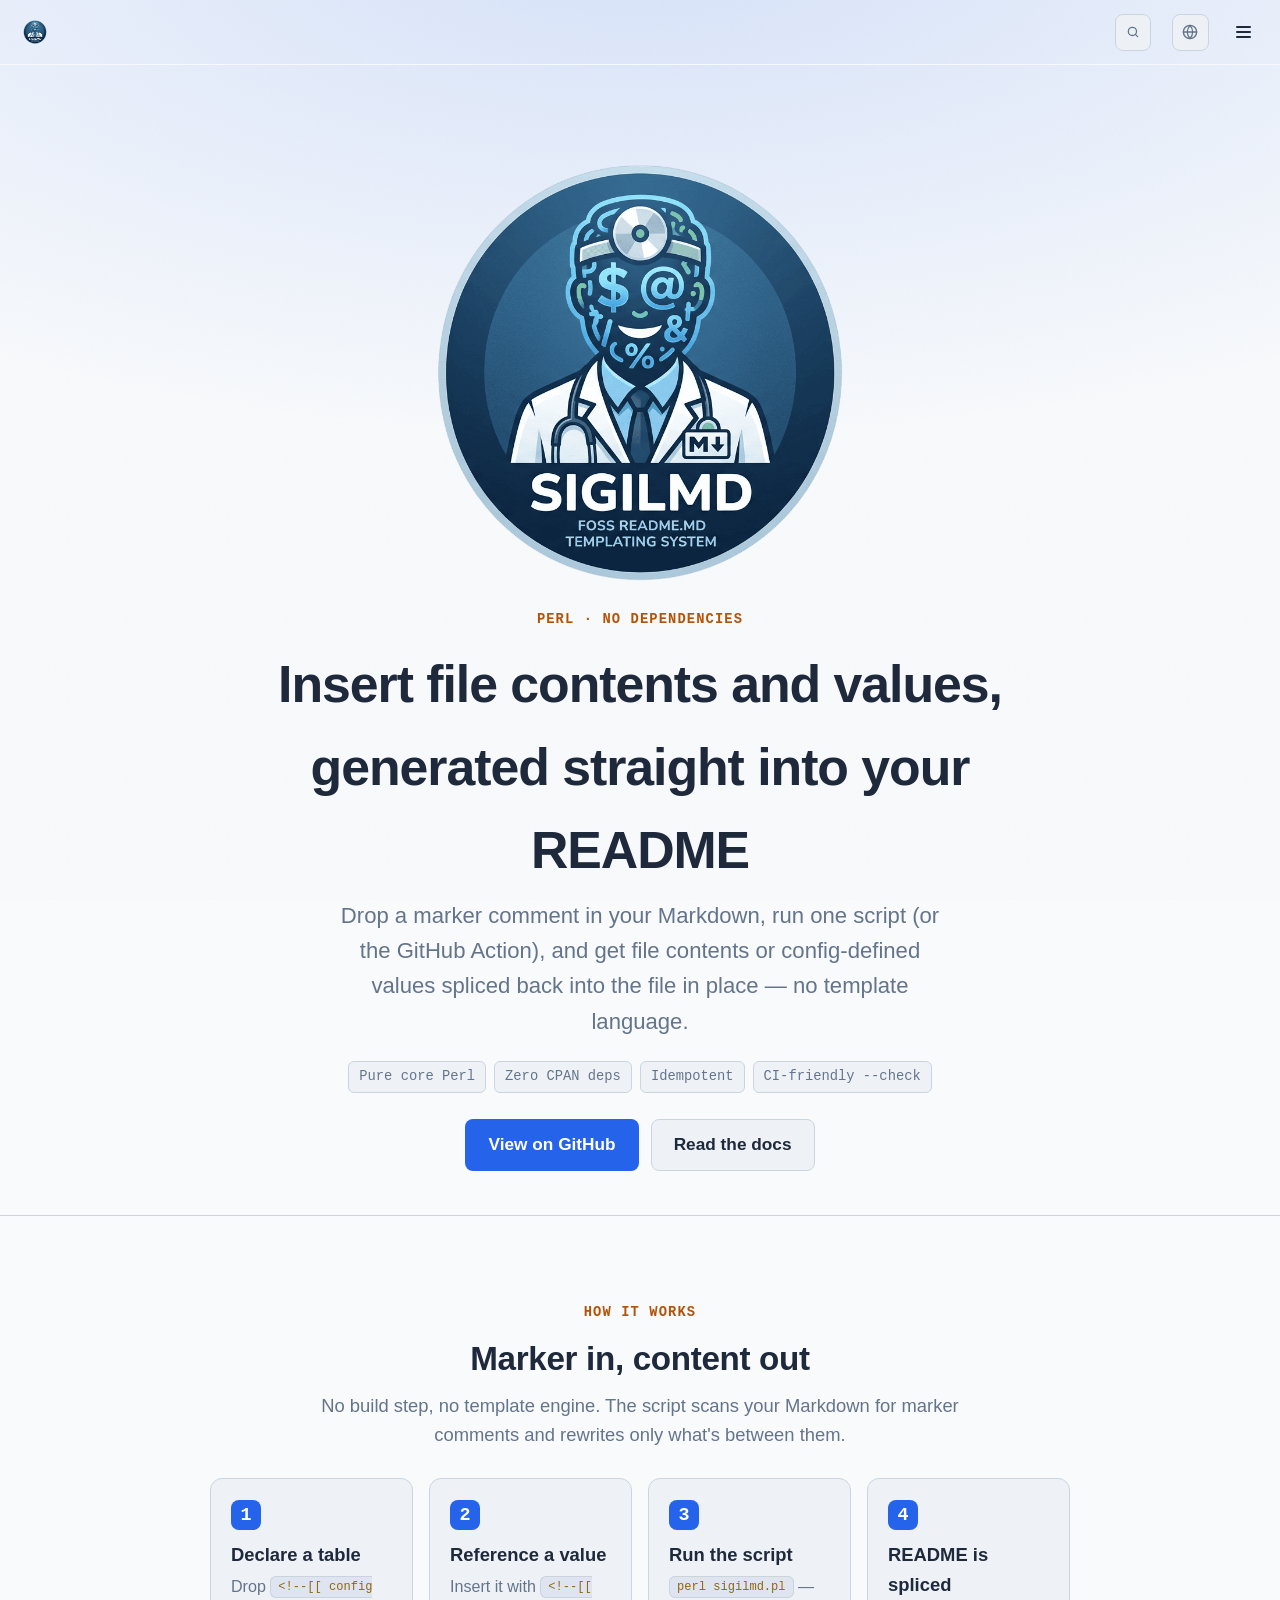
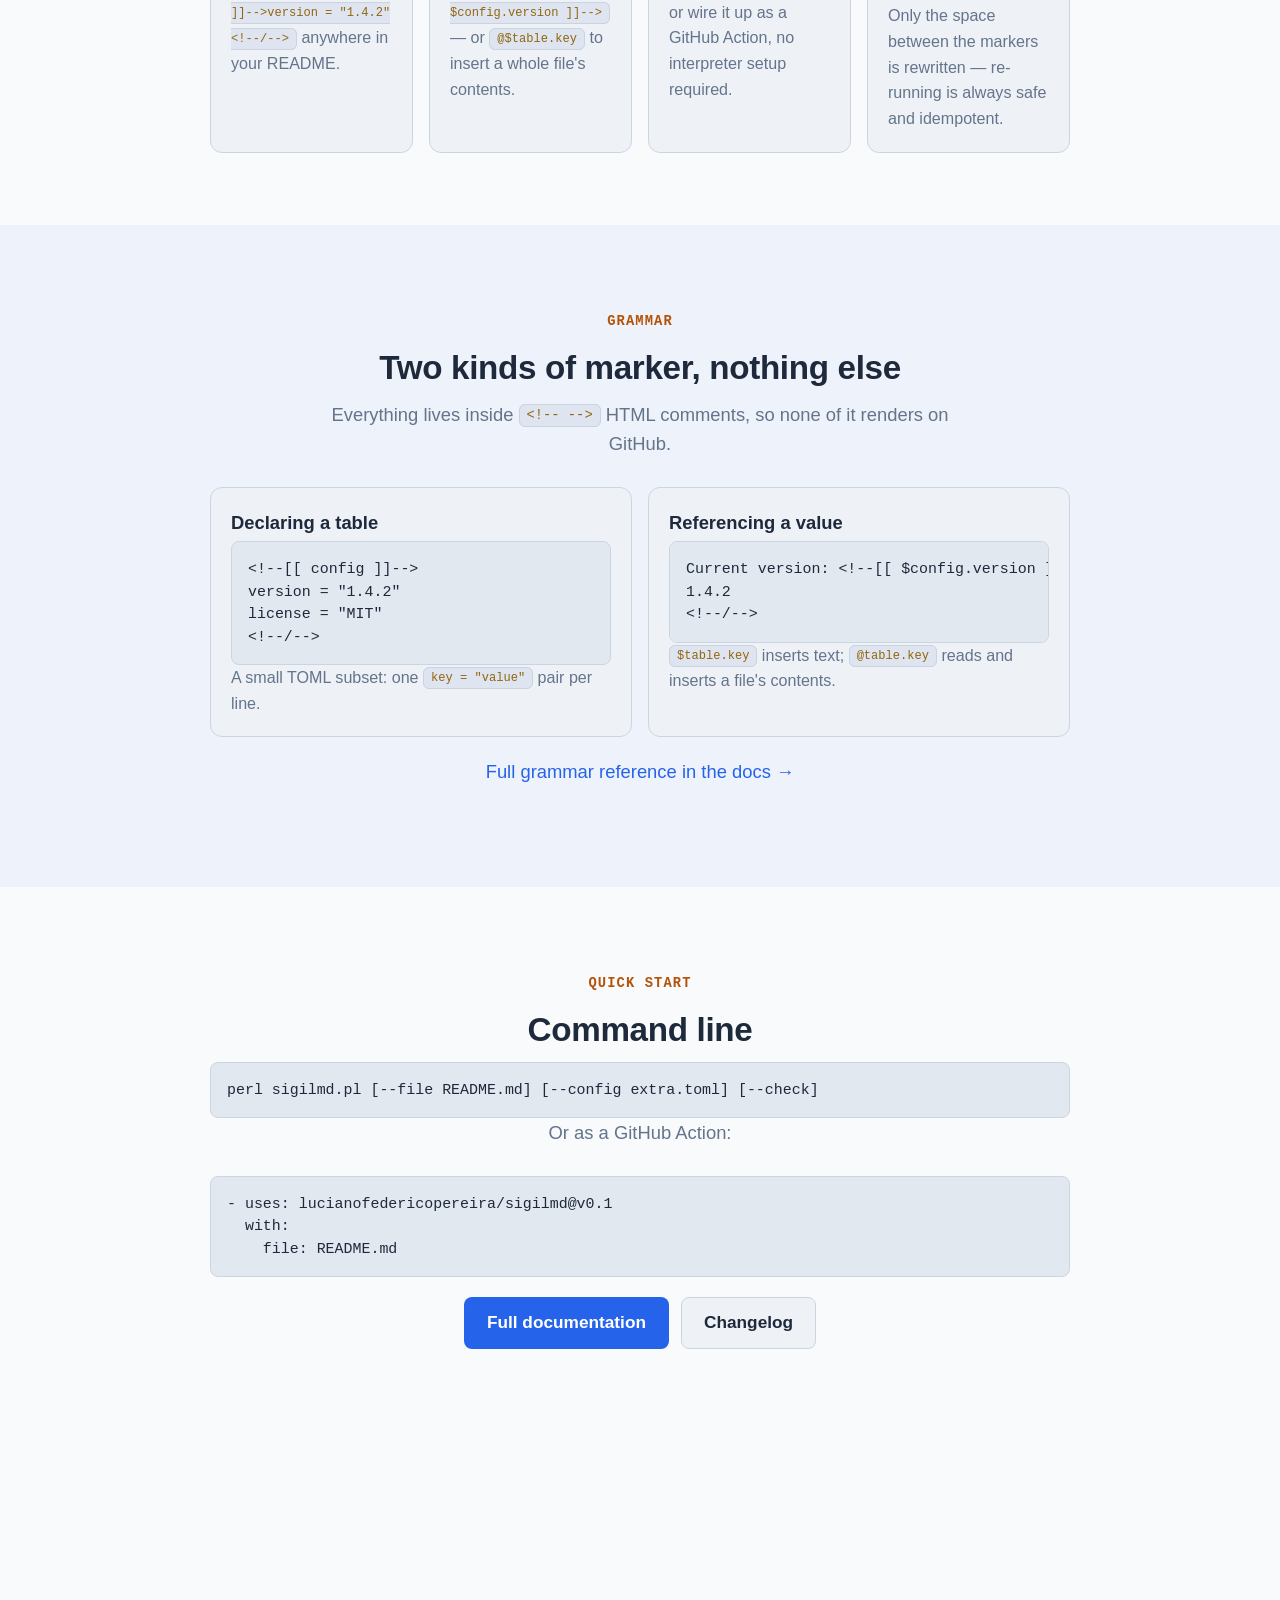
<file: index.html>
<!doctype html>
<html lang="en">
<head>
<script>
document.documentElement.classList.add('js');
setTimeout(function () { document.body && document.body.classList.add('loaded'); }, 1500);
try {
  var storedLocale = localStorage.getItem('sigilmd-locale');
  if (storedLocale && storedLocale !== 'en') document.documentElement.lang = storedLocale;
} catch (e) {}
</script>
<meta charset="utf-8" />
<meta name="viewport" content="width=device-width, initial-scale=1" />
<meta name="color-scheme" content="light dark" />
<title>sigilmd — marker-based content for your README</title>
<meta name="author" content="Luciano Federico Pereira" />
<meta name="description" content="Insert file contents and config-defined values into README.md via marker comments. No template language, no CPAN dependencies, one Perl script." />
<meta property="og:type" content="website" />
<meta property="og:title" content="sigilmd — marker-based content for your README" />
<meta property="og:description" content="Insert file contents and config-defined values into README.md via marker comments. No template language, no CPAN dependencies, one Perl script." />
<meta name="twitter:card" content="summary" />
<meta name="theme-color" content="#f8fafc" media="(prefers-color-scheme: light)" />
<meta name="theme-color" content="#0b1220" media="(prefers-color-scheme: dark)" />
<link rel="icon" type="image/png" href="assets/sigilmd.png" />
<link rel="stylesheet" href="assets/site.css" />
<link rel="stylesheet" href="assets/palettes.css" />
<link rel="stylesheet" href="assets/locale.css" />
<!-- Cheap even if translate is never engaged — actual script load is lazy,
     see assets/locale.js. -->
<link rel="preconnect" crossorigin="anonymous" href="https://translate.google.com">
<link rel="preconnect" crossorigin="anonymous" href="https://translate.googleapis.com">
<link rel="dns-prefetch" href="https://translate.google.com">
<link rel="dns-prefetch" href="https://translate.googleapis.com">
</head>
<body data-github-repo="lucianofedericopereira/sigilmd">

<svg style="position:absolute; width:0; height:0; overflow:hidden" aria-hidden="true">
  <symbol id="icon-external" viewBox="0 0 24 24">
    <path d="M7 17 17 7" />
    <path d="M8 7h9v9" />
  </symbol>
  <symbol id="icon-search" viewBox="0 0 24 24">
    <circle cx="11" cy="11" r="7" />
    <path d="M20 20 16 16" />
  </symbol>
  <symbol id="icon-chevron-up" viewBox="0 0 24 24">
    <path d="M5 15 12 8 19 15" />
  </symbol>
  <symbol id="flag-bg" viewBox="0 0 640 480">
<path fill="#fff" d="M0 0h640v160H0z"/>
  <path fill="#00966e" d="M0 160h640v160H0z"/>
  <path fill="#d62612" d="M0 320h640v160H0z"/>
  </symbol>
  <symbol id="flag-cn" viewBox="0 0 640 480">
<defs>
    <path id="cn-a" fill="#ff0" d="M-.6.8 0-1 .6.8-1-.3h2z"/>
  </defs>
  <path fill="#ee1c25" d="M0 0h640v480H0z"/>
  <use href="#cn-a" width="30" height="20" transform="matrix(71.9991 0 0 72 120 120)"/>
  <use href="#cn-a" width="30" height="20" transform="rotate(239.07 133.748 -44.074)scale(23.99992 23.99978)"/>
  <use href="#cn-a" width="30" height="20" transform="rotate(-98.11 185.558 -77.035)scale(24 23.9997)"/>
  <use href="#cn-a" width="30" height="20" transform="matrix(6.5991 -23.0749 23.0746 6.59919 288 168)"/>
  <use href="#cn-a" width="30" height="20" transform="matrix(14.9991 -18.73557 18.73533 14.99929 240 216)"/>
  </symbol>
  <symbol id="flag-cz" viewBox="0 0 640 480">
<path fill="#fff" d="M0 0h640v240H0z"/>
  <path fill="#d7141a" d="M0 240h640v240H0z"/>
  <path fill="#11457e" d="M360 240 0 0v480z"/>
  </symbol>
  <symbol id="flag-de" viewBox="0 0 640 480">
<path fill="#fc0" d="M0 320h640v160H0z"/>
  <path fill="#000001" d="M0 0h640v160H0z"/>
  <path fill="red" d="M0 160h640v160H0z"/>
  </symbol>
  <symbol id="flag-dk" viewBox="0 0 640 480">
<path fill="#c8102e" d="M0 0h640.1v480H0z"/>
  <path fill="#fff" d="M205.7 0h68.6v480h-68.6z"/>
  <path fill="#fff" d="M0 205.7h640.1v68.6H0z"/>
  </symbol>
  <symbol id="flag-ee" viewBox="0 0 640 480">
<path fill="#1791ff" d="M0 0h640v160H0z"/>
  <path fill="#000001" d="M0 160h640v160H0z"/>
  <path fill="#fff" d="M0 320h640v160H0z"/>
  </symbol>
  <symbol id="flag-es" viewBox="0 0 640 480">
<path fill="#aa151b" d="M0 0h640v480H0z"/>
  <path fill="#f1bf00" d="M0 120h640v240H0z"/>
  </symbol>
  <symbol id="flag-fi" viewBox="0 0 640 480">
<path fill="#fff" d="M0 0h640v480H0z"/>
  <path fill="#002f6c" d="M0 174.5h640v131H0z"/>
  <path fill="#002f6c" d="M175.5 0h130.9v480h-131z"/>
  </symbol>
  <symbol id="flag-fr" viewBox="0 0 640 480">
<path fill="#fff" d="M0 0h640v480H0z"/>
  <path fill="#000091" d="M0 0h213.3v480H0z"/>
  <path fill="#e1000f" d="M426.7 0H640v480H426.7z"/>
  </symbol>
  <symbol id="flag-gr" viewBox="0 0 640 480">
<path fill="#0d5eaf" fill-rule="evenodd" d="M0 0h640v53.3H0z"/>
  <path fill="#fff" fill-rule="evenodd" d="M0 53.3h640v53.4H0z"/>
  <path fill="#0d5eaf" fill-rule="evenodd" d="M0 106.7h640V160H0z"/>
  <path fill="#fff" fill-rule="evenodd" d="M0 160h640v53.3H0z"/>
  <path fill="#0d5eaf" d="M0 0h266.7v266.7H0z"/>
  <path fill="#0d5eaf" fill-rule="evenodd" d="M0 213.3h640v53.4H0z"/>
  <path fill="#fff" fill-rule="evenodd" d="M0 266.7h640V320H0z"/>
  <path fill="#0d5eaf" fill-rule="evenodd" d="M0 320h640v53.3H0z"/>
  <path fill="#fff" fill-rule="evenodd" d="M0 373.3h640v53.4H0z"/>
  <g fill="#fff" fill-rule="evenodd" stroke-width="1.3">
    <path d="M106.7 0H160v266.7h-53.3z"/>
    <path d="M0 106.7h266.7V160H0z"/>
  </g>
  <path fill="#0d5eaf" d="M0 426.7h640V480H0z"/>
  </symbol>
  <symbol id="flag-hr" viewBox="0 0 640 480">
<path fill="#171796" d="M0 0h640v480H0z"/>
  <path fill="#fff" d="M0 0h640v320H0z"/>
  <path fill="red" d="M0 0h640v160H0z"/>
  </symbol>
  <symbol id="flag-hu" viewBox="0 0 640 480">
<g fill-rule="evenodd">
    <path fill="#fff" d="M640 480H0V0h640z"/>
    <path fill="#388d00" d="M640 480H0V320h640z"/>
    <path fill="#d43516" d="M640 160.1H0V.1h640z"/>
  </g>
  </symbol>
  <symbol id="flag-ie" viewBox="0 0 640 480">
<g fill-rule="evenodd" stroke-width="1pt">
    <path fill="#fff" d="M0 0h640v480H0z"/>
    <path fill="#009a49" d="M0 0h213.3v480H0z"/>
    <path fill="#ff7900" d="M426.7 0H640v480H426.7z"/>
  </g>
  </symbol>
  <symbol id="flag-it" viewBox="0 0 640 480">
<g fill-rule="evenodd" stroke-width="1pt">
    <path fill="#fff" d="M0 0h640v480H0z"/>
    <path fill="#009246" d="M0 0h213.3v480H0z"/>
    <path fill="#ce2b37" d="M426.7 0H640v480H426.7z"/>
  </g>
  </symbol>
  <symbol id="flag-lt" viewBox="0 0 640 480">
<g fill-rule="evenodd" stroke-width="1pt" transform="scale(.64143 .96773)">
    <rect width="1063" height="708.7" fill="#006a44" rx="0" ry="0" transform="scale(.93865 .69686)"/>
    <rect width="1063" height="236.2" y="475.6" fill="#c1272d" rx="0" ry="0" transform="scale(.93865 .69686)"/>
    <path fill="#fdb913" d="M0 0h997.8v164.6H0z"/>
  </g>
  </symbol>
  <symbol id="flag-lv" viewBox="0 0 640 480">
<g fill-rule="evenodd">
    <path fill="#fff" d="M0 0h640v480H0z"/>
    <path fill="#981e32" d="M0 0h640v192H0zm0 288h640v192H0z"/>
  </g>
  </symbol>
  <symbol id="flag-mt" viewBox="0 0 640 480">
<path fill="#fff" d="M0 0h320v480H0z"/>
  <path fill="#cf142b" d="M320 0h320v480H320z"/>
  </symbol>
  <symbol id="flag-nl" viewBox="0 0 640 480">
<path fill="#ae1c28" d="M0 0h640v160H0z"/>
  <path fill="#fff" d="M0 160h640v160H0z"/>
  <path fill="#21468b" d="M0 320h640v160H0z"/>
  </symbol>
  <symbol id="flag-pl" viewBox="0 0 640 480">
<g fill-rule="evenodd">
    <path fill="#fff" d="M640 480H0V0h640z"/>
    <path fill="#dc143c" d="M640 480H0V240h640z"/>
  </g>
  </symbol>
  <symbol id="flag-pt" viewBox="0 0 640 480">
<path fill="red" d="M256 0h384v480H256z"/>
  <path fill="#060" d="M0 0h256v480H0z"/>
  </symbol>
  <symbol id="flag-ro" viewBox="0 0 640 480">
<g fill-rule="evenodd" stroke-width="1pt">
    <path fill="#00319c" d="M0 0h213.3v480H0z"/>
    <path fill="#ffde00" d="M213.3 0h213.4v480H213.3z"/>
    <path fill="#de2110" d="M426.7 0H640v480H426.7z"/>
  </g>
  </symbol>
  <symbol id="flag-se" viewBox="0 0 640 480">
<path fill="#005293" d="M0 0h640v480H0z"/>
  <path fill="#fecb00" d="M176 0v192H0v96h176v192h96V288h368v-96H272V0z"/>
  </symbol>
  <symbol id="flag-si" viewBox="0 0 640 480">
<defs>
    <clipPath id="si-a">
      <path fill-opacity=".7" d="M-15 0h682.6v512H-15.1z"/>
    </clipPath>
  </defs>
  <g fill-rule="evenodd" stroke-width="1pt" clip-path="url(#si-a)" transform="translate(14.1)scale(.9375)">
    <path fill="#fff" d="M-62 0H962v512H-62z"/>
    <path fill="#d50000" d="M-62 341.3H962V512H-62z"/>
    <path fill="#0000bf" d="M-62 170.7H962v170.6H-62z"/>
    <path fill="#d50000" d="M228.4 93c-4 61.6-6.4 95.4-15.7 111-10.2 16.8-20 29.1-59.7 44-39.6-14.9-49.4-27.2-59.6-44-9.4-15.6-11.7-49.4-15.7-111l5.8-2c11.8-3.6 20.6-6.5 27.1-7.8 9.3-2 17.3-4.2 42.3-4.7 25 .4 33 2.8 42.3 4.8q9.7 2.1 27.3 7.7z"/>
    <path fill="#0000bf" d="M222.6 91c-3.8 61.5-7 89.7-12 103.2-9.6 23.2-24.8 35.9-57.6 48-32.8-12.1-48-24.8-57.7-48-5-13.6-8-41.7-11.8-103.3q17.4-5.6 27.1-7.7c9.3-2 17.3-4.3 42.3-4.7 25 .4 33 2.7 42.3 4.7a284 284 0 0 1 27.4 7.7z"/>
    <path fill="#ffdf00" d="m153 109.8 1.5 3.7 7 1-4.5 2.7 4.3 2.9-6.3 1-2 3.4-2-3.5-6-.8 4-3-4.2-2.7 6.7-1z"/>
    <path fill="#fff" d="m208.3 179.6-3.9-3-2.7-4.6-5.4-4.7-2.9-4.7-5.4-4.9-2.6-4.7-3-2.3-1.8-1.9-5 4.3-2.6 4.7-3.3 3-3.7-2.9-2.7-4.8-10.3-18.3-10.3 18.3-2.7 4.8-3.7 2.9-3.3-3-2.7-4.7-4.9-4.3-1.9 1.8-2.9 2.4-2.6 4.7-5.4 4.9-2.9 4.7-5.4 4.7-2.7 4.6-3.9 3a66 66 0 0 0 18.6 36.3 107 107 0 0 0 36.6 20.5 104 104 0 0 0 36.8-20.5c5.8-6 16.6-19.3 18.6-36.3"/>
    <path fill="#ffdf00" d="m169.4 83.9 1.6 3.7 7 1-4.6 2.7 4.4 2.9-6.3 1-2 3.4-2-3.5-6-.8 4-3-4.2-2.7 6.6-1zm-33 0 1.6 3.7 7 .9-4.5 2.7 4.3 2.9-6.3 1-2 3.4-2-3.4-6-.9 4-3-4.2-2.7 6.7-1z"/>
    <path fill="#0000bf" d="M199.7 203h-7.4l-7-.5-8.3-4h-9.4l-8.1 4-6.5.6-6.4-.6-8.1-4H129l-8.4 4-6.9.6-7.6-.1-3.6-6.2.1-.2 11.2 1.9 6.9-.5 8.3-4.1h9.4l8.2 4 6.4.6 6.5-.6 8.1-4h9.4l8.4 4 6.9.6 10.8-2 .2.4zm-86.4 9.5 7.4-.5 8.3-4h9.4l8.2 4 6.4.5 6.4-.5 8.2-4h9.4l8.3 4 7.5.5 4.8-6h-.1l-5.2 1.4-6.9-.5-8.3-4h-9.4l-8.2 4-6.4.6-6.5-.6-8.1-4H129l-8.4 4-6.9.6-5-1.3v.2l4.5 5.6z"/>
  </g>
  </symbol>
  <symbol id="flag-sk" viewBox="0 0 640 480">
<path fill="#ee1c25" d="M0 0h640v480H0z"/>
  <path fill="#0b4ea2" d="M0 0h640v320H0z"/>
  <path fill="#fff" d="M0 0h640v160H0z"/>
  <path fill="#fff" d="M233 370.8c-43-20.7-104.6-61.9-104.6-143.2 0-81.4 4-118.4 4-118.4h201.3s3.9 37 3.9 118.4S276 350 233 370.8"/>
  <path fill="#ee1c25" d="M233 360c-39.5-19-96-56.8-96-131.4s3.6-108.6 3.6-108.6h184.8s3.5 34 3.5 108.6C329 303.3 272.5 341 233 360"/>
  <path fill="#fff" d="M241.4 209c10.7.2 31.6.6 50.1-5.6 0 0-.4 6.7-.4 14.4s.5 14.4.5 14.4c-17-5.7-38.1-5.8-50.2-5.7v41.2h-16.8v-41.2c-12-.1-33.1 0-50.1 5.7 0 0 .5-6.7.5-14.4s-.5-14.4-.5-14.4c18.5 6.2 39.4 5.8 50 5.6v-25.9c-9.7 0-23.7.4-39.6 5.7 0 0 .5-6.6.5-14.4 0-7.7-.5-14.4-.5-14.4 15.9 5.3 29.9 5.8 39.6 5.7-.5-16.4-5.3-37-5.3-37s9.9.7 13.8.7 13.8-.7 13.8-.7-4.8 20.6-5.3 37c9.7.1 23.7-.4 39.6-5.7 0 0-.5 6.7-.5 14.4s.5 14.4.5 14.4a119 119 0 0 0-39.7-5.7v26z"/>
  <path fill="#0b4ea2" d="M233 263.3c-19.9 0-30.5 27.5-30.5 27.5s-6-13-22.2-13c-11 0-19 9.7-24.2 18.8 20 31.7 51.9 51.3 76.9 63.4 25-12 57-31.7 76.9-63.4-5.2-9-13.2-18.8-24.2-18.8-16.2 0-22.2 13-22.2 13S253 263.3 233 263.3"/>
  </symbol>
  <symbol id="flag-us" viewBox="0 0 640 480">
<path fill="#bd3d44" d="M0 0h640v480H0"/>
  <path stroke="#fff" stroke-width="37" d="M0 55.3h640M0 129h640M0 203h640M0 277h640M0 351h640M0 425h640"/>
  <path fill="#192f5d" d="M0 0h364.8v258.5H0"/>
  <marker id="us-a" markerHeight="30" markerWidth="30">
    <path fill="#fff" d="m14 0 9 27L0 10h28L5 27z"/>
  </marker>
  <path fill="none" marker-mid="url(#us-a)" d="m0 0 16 11h61 61 61 61 60L47 37h61 61 60 61L16 63h61 61 61 61 60L47 89h61 61 60 61L16 115h61 61 61 61 60L47 141h61 61 60 61L16 166h61 61 61 61 60L47 192h61 61 60 61L16 218h61 61 61 61 60z"/>
  </symbol>
  <symbol id="icon-globe" viewBox="0 0 24 24">
    <circle cx="12" cy="12" r="10"/>
    <path d="M2 12h20"/>
    <path d="M12 2a15.3 15.3 0 0 1 4 10 15.3 15.3 0 0 1-4 10 15.3 15.3 0 0 1-4-10 15.3 15.3 0 0 1 4-10z"/>
  </symbol>

</svg>

<div class="print-only" id="print-meta" aria-hidden="true">
  <strong id="print-meta-title"></strong>
  <span id="print-meta-url"></span>
  <span id="print-meta-date"></span>
</div>

<a class="skip-link" href="#main-content">Skip to content</a>

<div class="shell">

<nav class="nav" aria-label="Primary">
  <div class="wrap">
    <a class="brand notranslate" href="#top"><img class="brand-logo" src="assets/sigilmd.png" alt="sigilmd" /></a>
    <div class="links" id="nav-links">
      <a class="link i18n" href="#how"><span data-i18n-default>How it works</span><span data-locale="es" class="notranslate">Cómo funciona</span><span data-locale="it" class="notranslate">Come funziona</span></a>
      <a class="link i18n" href="#grammar"><span data-i18n-default>Grammar</span><span data-locale="es" class="notranslate">Gramática</span><span data-locale="it" class="notranslate">Grammatica</span></a>
      <a class="link i18n" href="#quick-start"><span data-i18n-default>Quick start</span><span data-locale="es" class="notranslate">Inicio rápido</span><span data-locale="it" class="notranslate">Avvio rapido</span></a>
      <div class="links-external">
        <a class="link link--external i18n" href="docs.html"><span data-i18n-default>Docs</span><span data-locale="es" class="notranslate">Documentación</span><span data-locale="it" class="notranslate">Documentazione</span><svg class="link-external-icon" aria-hidden="true"><use href="#icon-external"/></svg></a>
        <a class="link link--external i18n" href="changelog.html"><span data-i18n-default>Changelog</span><span data-locale="es" class="notranslate">Cambios</span><span data-locale="it" class="notranslate">Modifiche</span><svg class="link-external-icon" aria-hidden="true"><use href="#icon-external"/></svg></a>
        <a class="link link--external notranslate" href="https://github.com/lucianofedericopereira/sigilmd" target="_blank" rel="noopener">GitHub<svg class="link-external-icon" aria-hidden="true"><use href="#icon-external"/></svg></a>
      </div>
    </div>
    <div class="spacer"></div>
    <button type="button" class="search-trigger" id="search-trigger" aria-haspopup="dialog" aria-label="Search or jump to&hellip;">
      <svg class="search-trigger-icon" aria-hidden="true"><use href="#icon-search"/></svg>
      <span class="search-trigger-label">Search</span>
      <kbd class="search-kbd">S</kbd>
    </button>
    <div class="locale-switcher notranslate" id="locale-switcher">
      <button type="button" class="locale-trigger" id="locale-trigger"
              aria-haspopup="true" aria-expanded="false" aria-controls="locale-menu"
              aria-label="Choose language">
        <svg class="locale-trigger-icon" aria-hidden="true"><use href="#icon-globe"/></svg>
      </button>
      <ul class="locale-menu" id="locale-menu" role="menu" aria-hidden="true" aria-label="Choose language"></ul>
      <span class="locale-announce" id="locale-announce" role="status" aria-live="polite"></span>
    </div>
    <div id="translate" class="notranslate" hidden></div>
    <button type="button" class="nav-toggle" id="nav-toggle" aria-expanded="false" aria-controls="nav-links" aria-label="Toggle menu">
      <span class="nav-toggle-bar"></span>
      <span class="nav-toggle-bar"></span>
      <span class="nav-toggle-bar"></span>
    </button>
  </div>
</nav>

<dialog class="search-modal" id="search-modal" aria-label="Search or jump to">
  <div class="search-input-wrap">
    <svg aria-hidden="true"><use href="#icon-search"/></svg>
    <input type="search" id="search-input" placeholder="Search or jump to&hellip;" autocomplete="off" aria-controls="search-results" aria-expanded="false" role="combobox" />
  </div>
  <ul class="search-results" id="search-results" role="listbox"></ul>
</dialog>

<main id="main-content">

<header class="hero" id="top">
  <div class="wrap">
    <img src="assets/sigilmd.png" alt="sigilmd" style="display:block; margin:0 auto 24px; width:min(420px, 80%); height:auto;" />
    <p class="eyebrow i18n"><span data-i18n-default>Perl · No dependencies</span><span data-locale="es" class="notranslate">Perl · Sin dependencias</span><span data-locale="it" class="notranslate">Perl · Nessuna dipendenza</span></p>
    <h1 class="i18n"><span data-i18n-default>Insert file contents and values, generated straight into your README</span><span data-locale="es" class="notranslate">Inserta contenidos de archivos y valores, generados directamente en tu README</span><span data-locale="it" class="notranslate">Inserisci contenuti di file e valori, generati direttamente nel tuo README</span></h1>
    <p class="tagline i18n"><span data-i18n-default>Drop a marker comment in your Markdown, run one script (or the GitHub Action), and get file contents or config-defined values spliced back into the file in place — no template language.</span><span data-locale="es" class="notranslate">Coloca un comentario marcador en tu Markdown, ejecuta un script (o la GitHub Action), y obtén contenidos de archivos o valores definidos en la configuración empalmados de vuelta en el archivo, en su lugar — sin lenguaje de plantillas.</span><span data-locale="it" class="notranslate">Inserisci un commento marcatore nel tuo Markdown, esegui uno script (o la GitHub Action), e ottieni contenuti di file o valori definiti nella configurazione innestati di nuovo nel file, al loro posto — senza linguaggio di template.</span></p>
    <div class="badges">
      <span class="badge i18n"><span data-i18n-default>Pure core Perl</span><span data-locale="es" class="notranslate">Perl núcleo puro</span><span data-locale="it" class="notranslate">Perl core puro</span></span>
      <span class="badge i18n"><span data-i18n-default>Zero CPAN deps</span><span data-locale="es" class="notranslate">Cero dependencias CPAN</span><span data-locale="it" class="notranslate">Zero dipendenze CPAN</span></span>
      <span class="badge i18n"><span data-i18n-default>Idempotent</span><span data-locale="es" class="notranslate">Idempotente</span><span data-locale="it" class="notranslate">Idempotente</span></span>
      <span class="badge i18n"><span data-i18n-default>CI-friendly --check</span><span data-locale="es" class="notranslate">--check compatible con CI</span><span data-locale="it" class="notranslate">--check compatibile con la CI</span></span>
    </div>
    <div class="cta">
      <a class="btn btn--primary i18n" href="https://github.com/lucianofedericopereira/sigilmd" target="_blank" rel="noopener"><span data-i18n-default>View on GitHub</span><span data-locale="es" class="notranslate">Ver en GitHub</span><span data-locale="it" class="notranslate">Vedi su GitHub</span></a>
      <a class="btn btn--ghost i18n" href="docs.html"><span data-i18n-default>Read the docs</span><span data-locale="es" class="notranslate">Leer la documentación</span><span data-locale="it" class="notranslate">Leggi la documentazione</span></a>
    </div>
  </div>
</header>

<section id="how">
  <div class="wrap">
    <p class="eyebrow i18n"><span data-i18n-default>How it works</span><span data-locale="es" class="notranslate">Cómo funciona</span><span data-locale="it" class="notranslate">Come funziona</span></p>
    <h2 class="i18n"><span data-i18n-default>Marker in, content out</span><span data-locale="es" class="notranslate">Marcador dentro, contenido fuera</span><span data-locale="it" class="notranslate">Marcatore dentro, contenuto fuori</span></h2>
    <p class="section-lead i18n"><span data-i18n-default>No build step, no template engine. The script scans your Markdown for marker comments and rewrites only what's between them.</span><span data-locale="es" class="notranslate">Sin paso de compilación, sin motor de plantillas. El script escanea tu Markdown en busca de comentarios marcadores y reescribe solo lo que hay entre ellos.</span><span data-locale="it" class="notranslate">Nessun passaggio di build, nessun motore di template. Lo script scansiona il tuo Markdown alla ricerca di commenti marcatore e riscrive solo ciò che sta tra di essi.</span></p>
    <div class="steps">
      <div class="step">
        <div class="step-number">1</div>
        <h3 class="i18n"><span data-i18n-default>Declare a table</span><span data-locale="es" class="notranslate">Declarar una tabla</span><span data-locale="it" class="notranslate">Dichiarare una tabella</span></h3>
        <p class="i18n"><span data-i18n-default>Drop <code class="inline">&lt;!--[[ config ]]--&gt;version = "1.4.2"&lt;!--/--&gt;</code> anywhere in your README.</span><span data-locale="es" class="notranslate">Coloca <code class="inline">&lt;!--[[ config ]]--&gt;version = "1.4.2"&lt;!--/--&gt;</code> en cualquier parte de tu README.</span><span data-locale="it" class="notranslate">Inserisci <code class="inline">&lt;!--[[ config ]]--&gt;version = "1.4.2"&lt;!--/--&gt;</code> in qualsiasi punto del tuo README.</span></p>
      </div>
      <div class="step">
        <div class="step-number">2</div>
        <h3 class="i18n"><span data-i18n-default>Reference a value</span><span data-locale="es" class="notranslate">Referenciar un valor</span><span data-locale="it" class="notranslate">Fare riferimento a un valore</span></h3>
        <p class="i18n"><span data-i18n-default>Insert it with <code class="inline">&lt;!--[[ $config.version ]]--&gt;</code> — or <code class="inline">@$table.key</code> to insert a whole file's contents.</span><span data-locale="es" class="notranslate">Insértalo con <code class="inline">&lt;!--[[ $config.version ]]--&gt;</code> — o <code class="inline">@$table.key</code> para insertar el contenido completo de un archivo.</span><span data-locale="it" class="notranslate">Inseriscilo con <code class="inline">&lt;!--[[ $config.version ]]--&gt;</code> — oppure <code class="inline">@$table.key</code> per inserire l'intero contenuto di un file.</span></p>
      </div>
      <div class="step">
        <div class="step-number">3</div>
        <h3 class="i18n"><span data-i18n-default>Run the script</span><span data-locale="es" class="notranslate">Ejecutar el script</span><span data-locale="it" class="notranslate">Esegui lo script</span></h3>
        <p class="i18n"><span data-i18n-default><code class="inline">perl sigilmd.pl</code> — or wire it up as a GitHub Action, no interpreter setup required.</span><span data-locale="es" class="notranslate"><code class="inline">perl sigilmd.pl</code> — o configúralo como una GitHub Action, sin necesidad de instalar ningún intérprete.</span><span data-locale="it" class="notranslate"><code class="inline">perl sigilmd.pl</code> — oppure configuralo come GitHub Action, senza bisogno di installare alcun interprete.</span></p>
      </div>
      <div class="step">
        <div class="step-number">4</div>
        <h3 class="i18n"><span data-i18n-default>README is spliced</span><span data-locale="es" class="notranslate">El README se empalma</span><span data-locale="it" class="notranslate">Il README viene innestato</span></h3>
        <p class="i18n"><span data-i18n-default>Only the space between the markers is rewritten — re-running is always safe and idempotent.</span><span data-locale="es" class="notranslate">Solo se reescribe el espacio entre los marcadores — volver a ejecutarlo siempre es seguro e idempotente.</span><span data-locale="it" class="notranslate">Viene riscritto solo lo spazio tra i marcatori — rieseguirlo è sempre sicuro e idempotente.</span></p>
      </div>
    </div>
  </div>
</section>

<section id="grammar">
  <div class="wrap">
    <p class="eyebrow i18n"><span data-i18n-default>Grammar</span><span data-locale="es" class="notranslate">Gramática</span><span data-locale="it" class="notranslate">Grammatica</span></p>
    <h2 class="i18n"><span data-i18n-default>Two kinds of marker, nothing else</span><span data-locale="es" class="notranslate">Dos tipos de marcador, nada más</span><span data-locale="it" class="notranslate">Due tipi di marcatore, nient'altro</span></h2>
    <p class="section-lead i18n"><span data-i18n-default>Everything lives inside <code class="inline">&lt;!-- --&gt;</code> HTML comments, so none of it renders on GitHub.</span><span data-locale="es" class="notranslate">Todo vive dentro de comentarios HTML <code class="inline">&lt;!-- --&gt;</code>, así que nada de esto se renderiza en GitHub.</span><span data-locale="it" class="notranslate">Tutto vive all'interno di commenti HTML <code class="inline">&lt;!-- --&gt;</code>, quindi nulla di questo viene renderizzato su GitHub.</span></p>
    <div class="steps">
      <div class="step">
        <h3 class="i18n"><span data-i18n-default>Declaring a table</span><span data-locale="es" class="notranslate">Declarar una tabla</span><span data-locale="it" class="notranslate">Dichiarare una tabella</span></h3>
        <pre><code>&lt;!--[[ config ]]--&gt;
version = "1.4.2"
license = "MIT"
&lt;!--/--&gt;</code></pre>
        <p class="i18n"><span data-i18n-default>A small TOML subset: one <code class="inline">key = "value"</code> pair per line.</span><span data-locale="es" class="notranslate">Un pequeño subconjunto de TOML: un par <code class="inline">key = "value"</code> por línea.</span><span data-locale="it" class="notranslate">Un piccolo sottoinsieme di TOML: una coppia <code class="inline">key = "value"</code> per riga.</span></p>
      </div>
      <div class="step">
        <h3 class="i18n"><span data-i18n-default>Referencing a value</span><span data-locale="es" class="notranslate">Referenciar un valor</span><span data-locale="it" class="notranslate">Fare riferimento a un valore</span></h3>
        <pre><code>Current version: &lt;!--[[ $config.version ]]--&gt;
1.4.2
&lt;!--/--&gt;</code></pre>
        <p class="i18n"><span data-i18n-default><code class="inline">$table.key</code> inserts text; <code class="inline">@table.key</code> reads and inserts a file's contents.</span><span data-locale="es" class="notranslate"><code class="inline">$table.key</code> inserta texto; <code class="inline">@table.key</code> lee e inserta el contenido de un archivo.</span><span data-locale="it" class="notranslate"><code class="inline">$table.key</code> inserisce testo; <code class="inline">@table.key</code> legge e inserisce il contenuto di un file.</span></p>
      </div>
    </div>
    <p class="section-lead" style="margin-top: 20px"><a class="i18n" href="docs.html#grammar"><span data-i18n-default>Full grammar reference in the docs →</span><span data-locale="es" class="notranslate">Referencia completa de la gramática en la documentación →</span><span data-locale="it" class="notranslate">Riferimento completo della grammatica nella documentazione →</span></a></p>
  </div>
</section>

<section id="quick-start">
  <div class="wrap">
    <p class="eyebrow i18n"><span data-i18n-default>Quick start</span><span data-locale="es" class="notranslate">Inicio rápido</span><span data-locale="it" class="notranslate">Avvio rapido</span></p>
    <h2 class="i18n"><span data-i18n-default>Command line</span><span data-locale="es" class="notranslate">Línea de comandos</span><span data-locale="it" class="notranslate">Riga di comando</span></h2>
    <pre><code>perl sigilmd.pl [--file README.md] [--config extra.toml] [--check]</code></pre>
    <p class="section-lead i18n"><span data-i18n-default>Or as a GitHub Action:</span><span data-locale="es" class="notranslate">O como una GitHub Action:</span><span data-locale="it" class="notranslate">O come GitHub Action:</span></p>
    <pre><code>- uses: lucianofedericopereira/sigilmd@v0.1
  with:
    file: README.md</code></pre>
    <div class="cta" style="margin-top: 20px">
      <a class="btn btn--primary i18n" href="docs.html"><span data-i18n-default>Full documentation</span><span data-locale="es" class="notranslate">Documentación completa</span><span data-locale="it" class="notranslate">Documentazione completa</span></a>
      <a class="btn btn--ghost i18n" href="changelog.html"><span data-i18n-default>Changelog</span><span data-locale="es" class="notranslate">Cambios</span><span data-locale="it" class="notranslate">Modifiche</span></a>
    </div>
  </div>
</section>

</main>

</div><!-- /.shell -->

<footer class="reveal-footer">
  <div class="wrap">
    <p>
      <a class="notranslate" href="https://github.com/lucianofedericopereira/sigilmd">GitHub</a><span class="no-print"> ·</span>
      <a class="i18n" href="docs.html"><span data-i18n-default>Docs</span><span data-locale="es" class="notranslate">Documentación</span><span data-locale="it" class="notranslate">Documentazione</span></a><span class="no-print"> ·</span>
      <a class="i18n" href="changelog.html"><span data-i18n-default>Changelog</span><span data-locale="es" class="notranslate">Cambios</span><span data-locale="it" class="notranslate">Modifiche</span></a>
    </p>
    <p class="muted"><span class="no-print notranslate"><img class="brand-logo brand-logo--sm" src="assets/sigilmd.png" alt="" aria-hidden="true" /> sigilmd · by </span><a class="notranslate" href="https://github.com/lucianofedericopereira">Luciano Federico Pereira</a></p>
  </div>
</footer>

<button type="button" class="back-to-top" id="back-to-top" aria-label="Back to top">
  <svg aria-hidden="true"><use href="#icon-chevron-up"/></svg>
</button>

<script src="assets/site.js"></script>
<script src="assets/locale.js"></script>
</body>
</html>
</file>
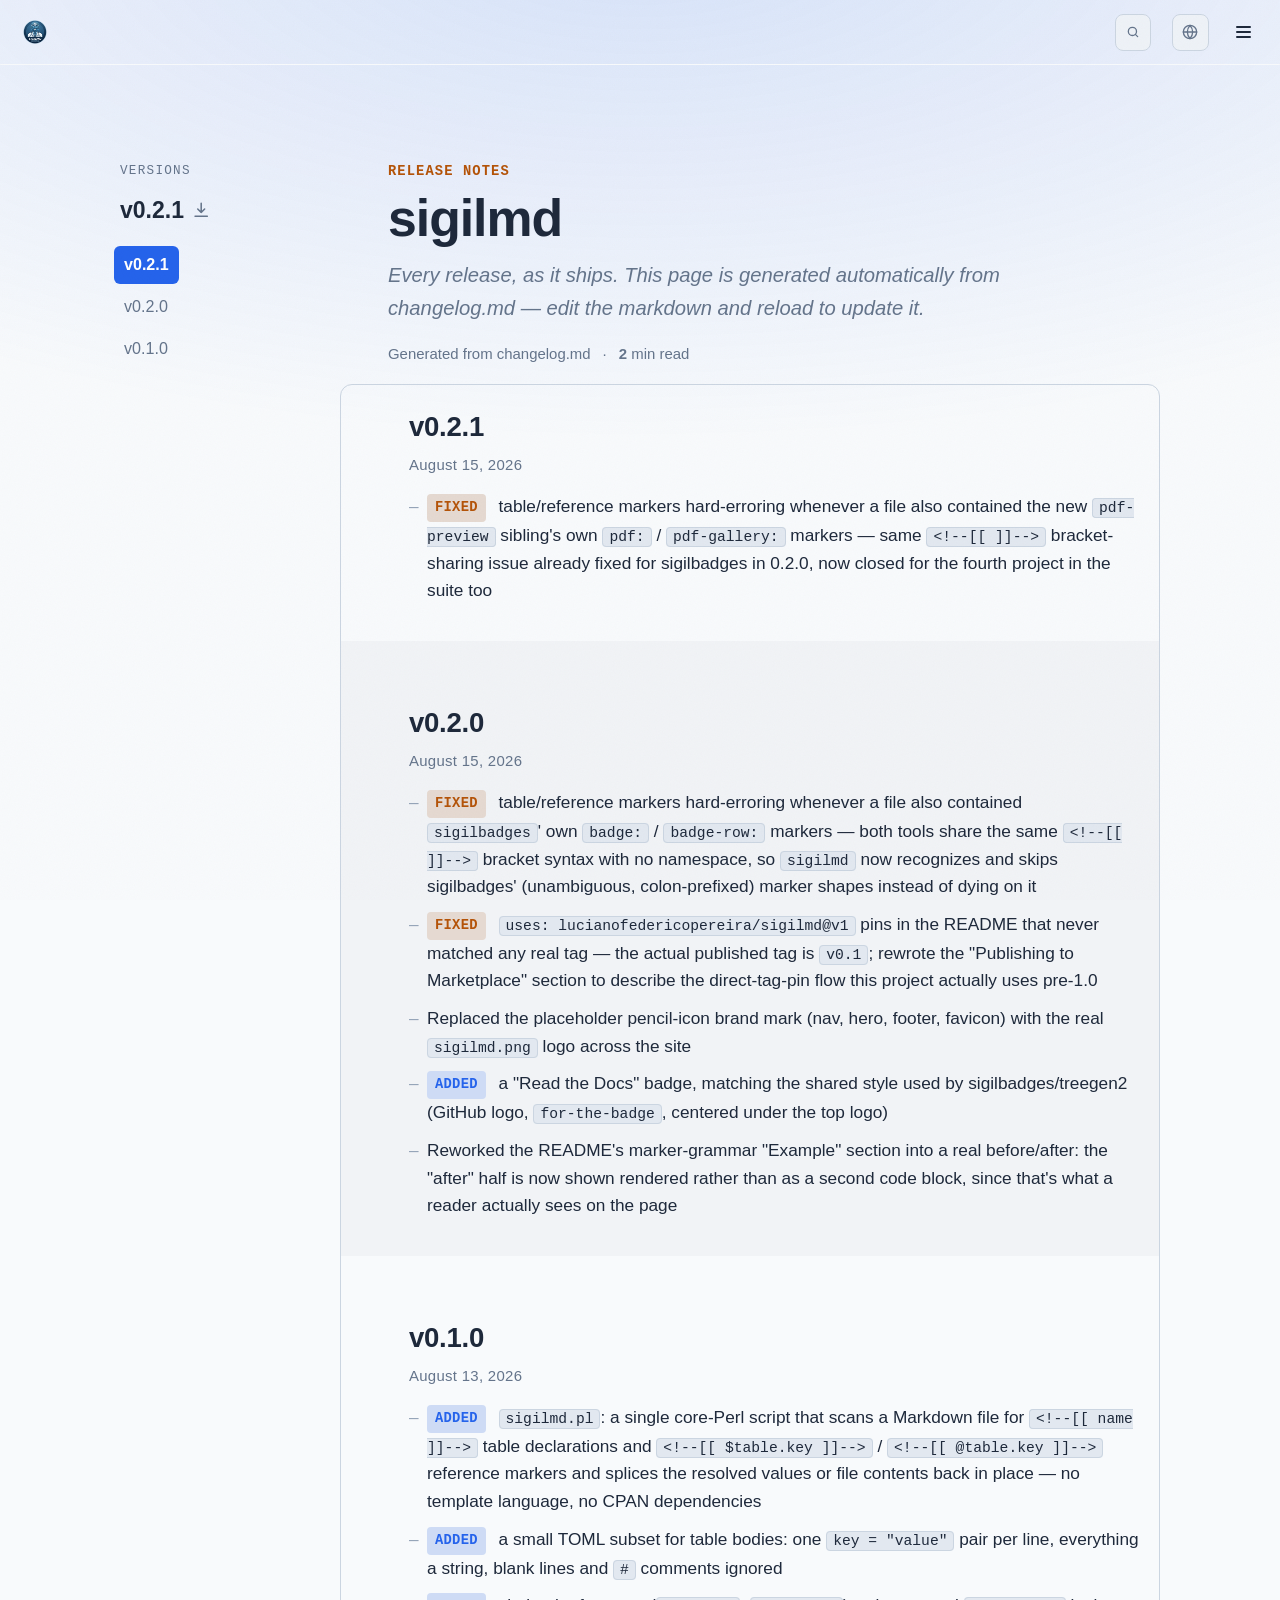
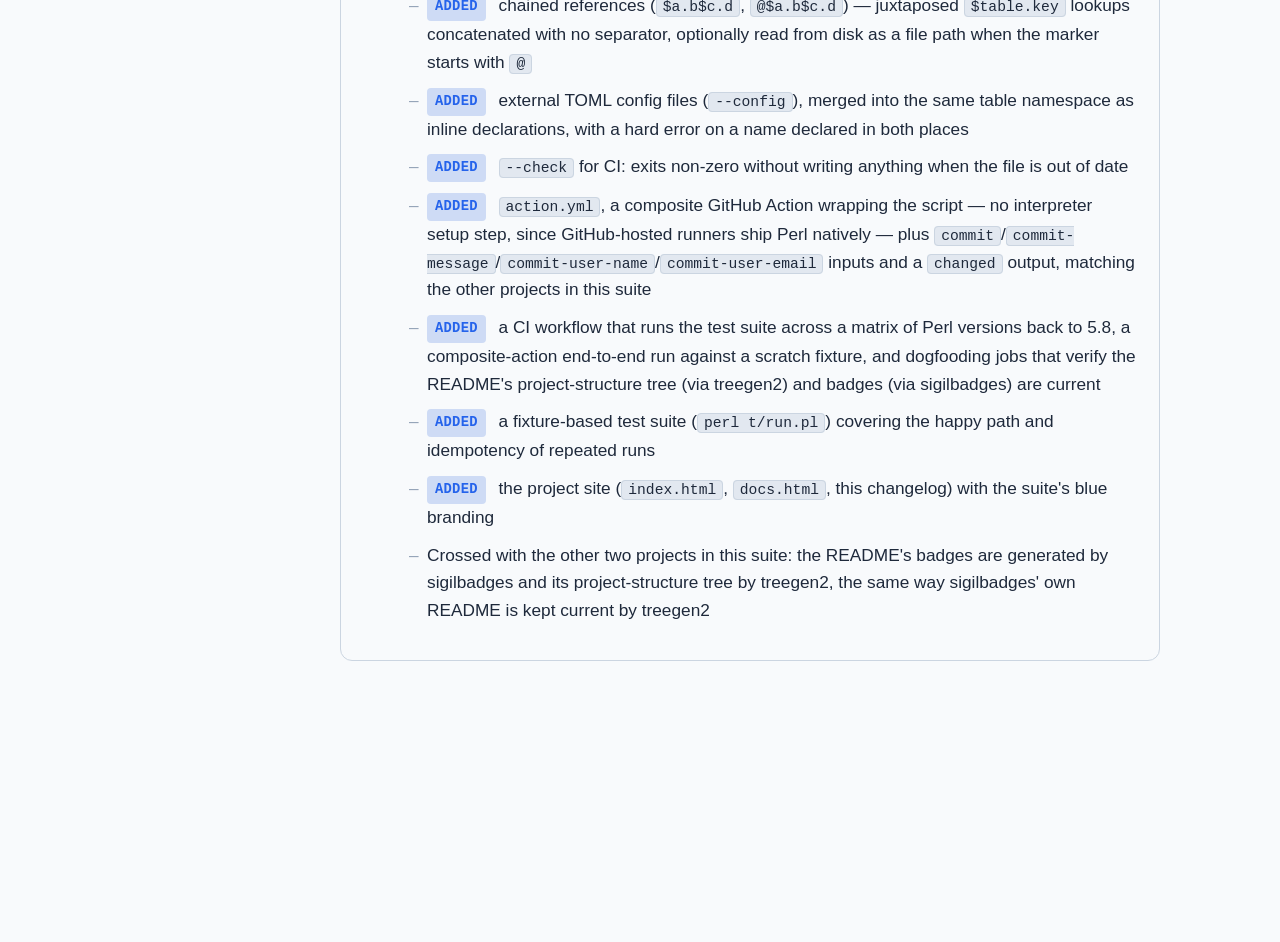
<file: changelog.html>
<!doctype html>
<html lang="en">
<head>
<script>
document.documentElement.classList.add('js');
setTimeout(function () { document.body && document.body.classList.add('loaded'); }, 1500);
try {
  var storedLocale = localStorage.getItem('sigilmd-locale');
  if (storedLocale && storedLocale !== 'en') document.documentElement.lang = storedLocale;
} catch (e) {}
</script>
<meta charset="utf-8" />
<meta name="viewport" content="width=device-width, initial-scale=1" />
<meta name="color-scheme" content="light dark" />
<title>Changelog · sigilmd</title>
<meta name="author" content="Luciano Federico Pereira" />
<meta name="description" content="sigilmd release notes — every version, as it ships." />
<meta property="og:type" content="website" />
<meta property="og:title" content="Changelog · sigilmd" />
<meta property="og:description" content="sigilmd release notes — every version, as it ships." />
<meta name="twitter:card" content="summary" />
<meta name="theme-color" content="#f8fafc" media="(prefers-color-scheme: light)" />
<meta name="theme-color" content="#0b1220" media="(prefers-color-scheme: dark)" />
<link rel="icon" type="image/png" href="assets/sigilmd.png" />
<link rel="stylesheet" href="assets/site.css" />
<link rel="stylesheet" href="assets/palettes.css" />
<link rel="stylesheet" href="assets/changelog.css" />
<link rel="stylesheet" href="assets/locale.css" />
<!-- Cheap even if translate is never engaged — actual script load is lazy,
     see assets/locale.js. -->
<link rel="preconnect" crossorigin="anonymous" href="https://translate.google.com">
<link rel="preconnect" crossorigin="anonymous" href="https://translate.googleapis.com">
<link rel="dns-prefetch" href="https://translate.google.com">
<link rel="dns-prefetch" href="https://translate.googleapis.com">
</head>
<body data-github-repo="lucianofedericopereira/sigilmd">

<svg style="position:absolute; width:0; height:0; overflow:hidden" aria-hidden="true">
  <symbol id="icon-external" viewBox="0 0 24 24">
    <path d="M7 17 17 7" />
    <path d="M8 7h9v9" />
  </symbol>
  <symbol id="icon-search" viewBox="0 0 24 24">
    <circle cx="11" cy="11" r="7" />
    <path d="M20 20 16 16" />
  </symbol>
  <symbol id="icon-chevron-up" viewBox="0 0 24 24">
    <path d="M5 15 12 8 19 15" />
  </symbol>
  <symbol id="flag-bg" viewBox="0 0 640 480">
<path fill="#fff" d="M0 0h640v160H0z"/>
  <path fill="#00966e" d="M0 160h640v160H0z"/>
  <path fill="#d62612" d="M0 320h640v160H0z"/>
  </symbol>
  <symbol id="flag-cn" viewBox="0 0 640 480">
<defs>
    <path id="cn-a" fill="#ff0" d="M-.6.8 0-1 .6.8-1-.3h2z"/>
  </defs>
  <path fill="#ee1c25" d="M0 0h640v480H0z"/>
  <use href="#cn-a" width="30" height="20" transform="matrix(71.9991 0 0 72 120 120)"/>
  <use href="#cn-a" width="30" height="20" transform="rotate(239.07 133.748 -44.074)scale(23.99992 23.99978)"/>
  <use href="#cn-a" width="30" height="20" transform="rotate(-98.11 185.558 -77.035)scale(24 23.9997)"/>
  <use href="#cn-a" width="30" height="20" transform="matrix(6.5991 -23.0749 23.0746 6.59919 288 168)"/>
  <use href="#cn-a" width="30" height="20" transform="matrix(14.9991 -18.73557 18.73533 14.99929 240 216)"/>
  </symbol>
  <symbol id="flag-cz" viewBox="0 0 640 480">
<path fill="#fff" d="M0 0h640v240H0z"/>
  <path fill="#d7141a" d="M0 240h640v240H0z"/>
  <path fill="#11457e" d="M360 240 0 0v480z"/>
  </symbol>
  <symbol id="flag-de" viewBox="0 0 640 480">
<path fill="#fc0" d="M0 320h640v160H0z"/>
  <path fill="#000001" d="M0 0h640v160H0z"/>
  <path fill="red" d="M0 160h640v160H0z"/>
  </symbol>
  <symbol id="flag-dk" viewBox="0 0 640 480">
<path fill="#c8102e" d="M0 0h640.1v480H0z"/>
  <path fill="#fff" d="M205.7 0h68.6v480h-68.6z"/>
  <path fill="#fff" d="M0 205.7h640.1v68.6H0z"/>
  </symbol>
  <symbol id="flag-ee" viewBox="0 0 640 480">
<path fill="#1791ff" d="M0 0h640v160H0z"/>
  <path fill="#000001" d="M0 160h640v160H0z"/>
  <path fill="#fff" d="M0 320h640v160H0z"/>
  </symbol>
  <symbol id="flag-es" viewBox="0 0 640 480">
<path fill="#aa151b" d="M0 0h640v480H0z"/>
  <path fill="#f1bf00" d="M0 120h640v240H0z"/>
  </symbol>
  <symbol id="flag-fi" viewBox="0 0 640 480">
<path fill="#fff" d="M0 0h640v480H0z"/>
  <path fill="#002f6c" d="M0 174.5h640v131H0z"/>
  <path fill="#002f6c" d="M175.5 0h130.9v480h-131z"/>
  </symbol>
  <symbol id="flag-fr" viewBox="0 0 640 480">
<path fill="#fff" d="M0 0h640v480H0z"/>
  <path fill="#000091" d="M0 0h213.3v480H0z"/>
  <path fill="#e1000f" d="M426.7 0H640v480H426.7z"/>
  </symbol>
  <symbol id="flag-gr" viewBox="0 0 640 480">
<path fill="#0d5eaf" fill-rule="evenodd" d="M0 0h640v53.3H0z"/>
  <path fill="#fff" fill-rule="evenodd" d="M0 53.3h640v53.4H0z"/>
  <path fill="#0d5eaf" fill-rule="evenodd" d="M0 106.7h640V160H0z"/>
  <path fill="#fff" fill-rule="evenodd" d="M0 160h640v53.3H0z"/>
  <path fill="#0d5eaf" d="M0 0h266.7v266.7H0z"/>
  <path fill="#0d5eaf" fill-rule="evenodd" d="M0 213.3h640v53.4H0z"/>
  <path fill="#fff" fill-rule="evenodd" d="M0 266.7h640V320H0z"/>
  <path fill="#0d5eaf" fill-rule="evenodd" d="M0 320h640v53.3H0z"/>
  <path fill="#fff" fill-rule="evenodd" d="M0 373.3h640v53.4H0z"/>
  <g fill="#fff" fill-rule="evenodd" stroke-width="1.3">
    <path d="M106.7 0H160v266.7h-53.3z"/>
    <path d="M0 106.7h266.7V160H0z"/>
  </g>
  <path fill="#0d5eaf" d="M0 426.7h640V480H0z"/>
  </symbol>
  <symbol id="flag-hr" viewBox="0 0 640 480">
<path fill="#171796" d="M0 0h640v480H0z"/>
  <path fill="#fff" d="M0 0h640v320H0z"/>
  <path fill="red" d="M0 0h640v160H0z"/>
  </symbol>
  <symbol id="flag-hu" viewBox="0 0 640 480">
<g fill-rule="evenodd">
    <path fill="#fff" d="M640 480H0V0h640z"/>
    <path fill="#388d00" d="M640 480H0V320h640z"/>
    <path fill="#d43516" d="M640 160.1H0V.1h640z"/>
  </g>
  </symbol>
  <symbol id="flag-ie" viewBox="0 0 640 480">
<g fill-rule="evenodd" stroke-width="1pt">
    <path fill="#fff" d="M0 0h640v480H0z"/>
    <path fill="#009a49" d="M0 0h213.3v480H0z"/>
    <path fill="#ff7900" d="M426.7 0H640v480H426.7z"/>
  </g>
  </symbol>
  <symbol id="flag-it" viewBox="0 0 640 480">
<g fill-rule="evenodd" stroke-width="1pt">
    <path fill="#fff" d="M0 0h640v480H0z"/>
    <path fill="#009246" d="M0 0h213.3v480H0z"/>
    <path fill="#ce2b37" d="M426.7 0H640v480H426.7z"/>
  </g>
  </symbol>
  <symbol id="flag-lt" viewBox="0 0 640 480">
<g fill-rule="evenodd" stroke-width="1pt" transform="scale(.64143 .96773)">
    <rect width="1063" height="708.7" fill="#006a44" rx="0" ry="0" transform="scale(.93865 .69686)"/>
    <rect width="1063" height="236.2" y="475.6" fill="#c1272d" rx="0" ry="0" transform="scale(.93865 .69686)"/>
    <path fill="#fdb913" d="M0 0h997.8v164.6H0z"/>
  </g>
  </symbol>
  <symbol id="flag-lv" viewBox="0 0 640 480">
<g fill-rule="evenodd">
    <path fill="#fff" d="M0 0h640v480H0z"/>
    <path fill="#981e32" d="M0 0h640v192H0zm0 288h640v192H0z"/>
  </g>
  </symbol>
  <symbol id="flag-mt" viewBox="0 0 640 480">
<path fill="#fff" d="M0 0h320v480H0z"/>
  <path fill="#cf142b" d="M320 0h320v480H320z"/>
  </symbol>
  <symbol id="flag-nl" viewBox="0 0 640 480">
<path fill="#ae1c28" d="M0 0h640v160H0z"/>
  <path fill="#fff" d="M0 160h640v160H0z"/>
  <path fill="#21468b" d="M0 320h640v160H0z"/>
  </symbol>
  <symbol id="flag-pl" viewBox="0 0 640 480">
<g fill-rule="evenodd">
    <path fill="#fff" d="M640 480H0V0h640z"/>
    <path fill="#dc143c" d="M640 480H0V240h640z"/>
  </g>
  </symbol>
  <symbol id="flag-pt" viewBox="0 0 640 480">
<path fill="red" d="M256 0h384v480H256z"/>
  <path fill="#060" d="M0 0h256v480H0z"/>
  </symbol>
  <symbol id="flag-ro" viewBox="0 0 640 480">
<g fill-rule="evenodd" stroke-width="1pt">
    <path fill="#00319c" d="M0 0h213.3v480H0z"/>
    <path fill="#ffde00" d="M213.3 0h213.4v480H213.3z"/>
    <path fill="#de2110" d="M426.7 0H640v480H426.7z"/>
  </g>
  </symbol>
  <symbol id="flag-se" viewBox="0 0 640 480">
<path fill="#005293" d="M0 0h640v480H0z"/>
  <path fill="#fecb00" d="M176 0v192H0v96h176v192h96V288h368v-96H272V0z"/>
  </symbol>
  <symbol id="flag-si" viewBox="0 0 640 480">
<defs>
    <clipPath id="si-a">
      <path fill-opacity=".7" d="M-15 0h682.6v512H-15.1z"/>
    </clipPath>
  </defs>
  <g fill-rule="evenodd" stroke-width="1pt" clip-path="url(#si-a)" transform="translate(14.1)scale(.9375)">
    <path fill="#fff" d="M-62 0H962v512H-62z"/>
    <path fill="#d50000" d="M-62 341.3H962V512H-62z"/>
    <path fill="#0000bf" d="M-62 170.7H962v170.6H-62z"/>
    <path fill="#d50000" d="M228.4 93c-4 61.6-6.4 95.4-15.7 111-10.2 16.8-20 29.1-59.7 44-39.6-14.9-49.4-27.2-59.6-44-9.4-15.6-11.7-49.4-15.7-111l5.8-2c11.8-3.6 20.6-6.5 27.1-7.8 9.3-2 17.3-4.2 42.3-4.7 25 .4 33 2.8 42.3 4.8q9.7 2.1 27.3 7.7z"/>
    <path fill="#0000bf" d="M222.6 91c-3.8 61.5-7 89.7-12 103.2-9.6 23.2-24.8 35.9-57.6 48-32.8-12.1-48-24.8-57.7-48-5-13.6-8-41.7-11.8-103.3q17.4-5.6 27.1-7.7c9.3-2 17.3-4.3 42.3-4.7 25 .4 33 2.7 42.3 4.7a284 284 0 0 1 27.4 7.7z"/>
    <path fill="#ffdf00" d="m153 109.8 1.5 3.7 7 1-4.5 2.7 4.3 2.9-6.3 1-2 3.4-2-3.5-6-.8 4-3-4.2-2.7 6.7-1z"/>
    <path fill="#fff" d="m208.3 179.6-3.9-3-2.7-4.6-5.4-4.7-2.9-4.7-5.4-4.9-2.6-4.7-3-2.3-1.8-1.9-5 4.3-2.6 4.7-3.3 3-3.7-2.9-2.7-4.8-10.3-18.3-10.3 18.3-2.7 4.8-3.7 2.9-3.3-3-2.7-4.7-4.9-4.3-1.9 1.8-2.9 2.4-2.6 4.7-5.4 4.9-2.9 4.7-5.4 4.7-2.7 4.6-3.9 3a66 66 0 0 0 18.6 36.3 107 107 0 0 0 36.6 20.5 104 104 0 0 0 36.8-20.5c5.8-6 16.6-19.3 18.6-36.3"/>
    <path fill="#ffdf00" d="m169.4 83.9 1.6 3.7 7 1-4.6 2.7 4.4 2.9-6.3 1-2 3.4-2-3.5-6-.8 4-3-4.2-2.7 6.6-1zm-33 0 1.6 3.7 7 .9-4.5 2.7 4.3 2.9-6.3 1-2 3.4-2-3.4-6-.9 4-3-4.2-2.7 6.7-1z"/>
    <path fill="#0000bf" d="M199.7 203h-7.4l-7-.5-8.3-4h-9.4l-8.1 4-6.5.6-6.4-.6-8.1-4H129l-8.4 4-6.9.6-7.6-.1-3.6-6.2.1-.2 11.2 1.9 6.9-.5 8.3-4.1h9.4l8.2 4 6.4.6 6.5-.6 8.1-4h9.4l8.4 4 6.9.6 10.8-2 .2.4zm-86.4 9.5 7.4-.5 8.3-4h9.4l8.2 4 6.4.5 6.4-.5 8.2-4h9.4l8.3 4 7.5.5 4.8-6h-.1l-5.2 1.4-6.9-.5-8.3-4h-9.4l-8.2 4-6.4.6-6.5-.6-8.1-4H129l-8.4 4-6.9.6-5-1.3v.2l4.5 5.6z"/>
  </g>
  </symbol>
  <symbol id="flag-sk" viewBox="0 0 640 480">
<path fill="#ee1c25" d="M0 0h640v480H0z"/>
  <path fill="#0b4ea2" d="M0 0h640v320H0z"/>
  <path fill="#fff" d="M0 0h640v160H0z"/>
  <path fill="#fff" d="M233 370.8c-43-20.7-104.6-61.9-104.6-143.2 0-81.4 4-118.4 4-118.4h201.3s3.9 37 3.9 118.4S276 350 233 370.8"/>
  <path fill="#ee1c25" d="M233 360c-39.5-19-96-56.8-96-131.4s3.6-108.6 3.6-108.6h184.8s3.5 34 3.5 108.6C329 303.3 272.5 341 233 360"/>
  <path fill="#fff" d="M241.4 209c10.7.2 31.6.6 50.1-5.6 0 0-.4 6.7-.4 14.4s.5 14.4.5 14.4c-17-5.7-38.1-5.8-50.2-5.7v41.2h-16.8v-41.2c-12-.1-33.1 0-50.1 5.7 0 0 .5-6.7.5-14.4s-.5-14.4-.5-14.4c18.5 6.2 39.4 5.8 50 5.6v-25.9c-9.7 0-23.7.4-39.6 5.7 0 0 .5-6.6.5-14.4 0-7.7-.5-14.4-.5-14.4 15.9 5.3 29.9 5.8 39.6 5.7-.5-16.4-5.3-37-5.3-37s9.9.7 13.8.7 13.8-.7 13.8-.7-4.8 20.6-5.3 37c9.7.1 23.7-.4 39.6-5.7 0 0-.5 6.7-.5 14.4s.5 14.4.5 14.4a119 119 0 0 0-39.7-5.7v26z"/>
  <path fill="#0b4ea2" d="M233 263.3c-19.9 0-30.5 27.5-30.5 27.5s-6-13-22.2-13c-11 0-19 9.7-24.2 18.8 20 31.7 51.9 51.3 76.9 63.4 25-12 57-31.7 76.9-63.4-5.2-9-13.2-18.8-24.2-18.8-16.2 0-22.2 13-22.2 13S253 263.3 233 263.3"/>
  </symbol>
  <symbol id="flag-us" viewBox="0 0 640 480">
<path fill="#bd3d44" d="M0 0h640v480H0"/>
  <path stroke="#fff" stroke-width="37" d="M0 55.3h640M0 129h640M0 203h640M0 277h640M0 351h640M0 425h640"/>
  <path fill="#192f5d" d="M0 0h364.8v258.5H0"/>
  <marker id="us-a" markerHeight="30" markerWidth="30">
    <path fill="#fff" d="m14 0 9 27L0 10h28L5 27z"/>
  </marker>
  <path fill="none" marker-mid="url(#us-a)" d="m0 0 16 11h61 61 61 61 60L47 37h61 61 60 61L16 63h61 61 61 61 60L47 89h61 61 60 61L16 115h61 61 61 61 60L47 141h61 61 60 61L16 166h61 61 61 61 60L47 192h61 61 60 61L16 218h61 61 61 61 60z"/>
  </symbol>
  <symbol id="icon-globe" viewBox="0 0 24 24">
    <circle cx="12" cy="12" r="10"/>
    <path d="M2 12h20"/>
    <path d="M12 2a15.3 15.3 0 0 1 4 10 15.3 15.3 0 0 1-4 10 15.3 15.3 0 0 1-4-10 15.3 15.3 0 0 1 4-10z"/>
  </symbol>

</svg>

<div class="print-only" id="print-meta" aria-hidden="true">
  <strong id="print-meta-title"></strong>
  <span id="print-meta-url"></span>
  <span id="print-meta-date"></span>
</div>

<a class="skip-link" href="#main-content">Skip to content</a>

<div class="shell">

<nav class="nav" aria-label="Primary">
  <div class="wrap">
    <a class="brand notranslate" href="index.html"><img class="brand-logo" src="assets/sigilmd.png" alt="sigilmd" /></a>
    <div class="links" id="nav-links">
      <a class="link i18n" href="docs.html#grammar"><span data-i18n-default>Grammar</span><span data-locale="es" class="notranslate">Gramática</span><span data-locale="it" class="notranslate">Grammatica</span></a>
      <a class="link i18n" href="docs.html#external-config"><span data-i18n-default>External config</span><span data-locale="es" class="notranslate">Configuración externa</span><span data-locale="it" class="notranslate">Configurazione esterna</span></a>
      <a class="link i18n" href="docs.html#cli"><span data-i18n-default>CLI</span><span data-locale="es" class="notranslate">Línea de comandos</span><span data-locale="it" class="notranslate">Riga di comando</span></a>
      <a class="link i18n" href="docs.html#action"><span data-i18n-default>GitHub Action</span><span data-locale="es" class="notranslate">GitHub Action</span><span data-locale="it" class="notranslate">GitHub Action</span></a>
      <a class="link i18n" href="docs.html#ci"><span data-i18n-default>CI</span><span data-locale="es" class="notranslate">CI</span><span data-locale="it" class="notranslate">CI</span></a>
      <div class="links-external">
        <a class="link link--external i18n" href="index.html"><span data-i18n-default>Home</span><span data-locale="es" class="notranslate">Inicio</span><span data-locale="it" class="notranslate">Home</span><svg class="link-external-icon" aria-hidden="true"><use href="#icon-external"/></svg></a>
        <a class="link link--external i18n" href="docs.html"><span data-i18n-default>Docs</span><span data-locale="es" class="notranslate">Documentación</span><span data-locale="it" class="notranslate">Documentazione</span><svg class="link-external-icon" aria-hidden="true"><use href="#icon-external"/></svg></a>
        <a class="link link--external notranslate" href="https://github.com/lucianofedericopereira/sigilmd" target="_blank" rel="noopener">GitHub<svg class="link-external-icon" aria-hidden="true"><use href="#icon-external"/></svg></a>
      </div>
    </div>
    <div class="spacer"></div>
    <button type="button" class="search-trigger" id="search-trigger" aria-haspopup="dialog" aria-label="Search or jump to&hellip;">
      <svg class="search-trigger-icon" aria-hidden="true"><use href="#icon-search"/></svg>
      <span class="search-trigger-label">Search</span>
      <kbd class="search-kbd">S</kbd>
    </button>
    <div class="locale-switcher notranslate" id="locale-switcher">
      <button type="button" class="locale-trigger" id="locale-trigger"
              aria-haspopup="true" aria-expanded="false" aria-controls="locale-menu"
              aria-label="Choose language">
        <svg class="locale-trigger-icon" aria-hidden="true"><use href="#icon-globe"/></svg>
      </button>
      <ul class="locale-menu" id="locale-menu" role="menu" aria-hidden="true" aria-label="Choose language"></ul>
      <span class="locale-announce" id="locale-announce" role="status" aria-live="polite"></span>
    </div>
    <div id="translate" class="notranslate" hidden></div>
    <button type="button" class="nav-toggle" id="nav-toggle" aria-expanded="false" aria-controls="nav-links" aria-label="Toggle menu">
      <span class="nav-toggle-bar"></span>
      <span class="nav-toggle-bar"></span>
      <span class="nav-toggle-bar"></span>
    </button>
  </div>
</nav>

<dialog class="search-modal" id="search-modal" aria-label="Search or jump to">
  <div class="search-input-wrap">
    <svg aria-hidden="true"><use href="#icon-search"/></svg>
    <input type="search" id="search-input" placeholder="Search or jump to&hellip;" autocomplete="off" aria-controls="search-results" aria-expanded="false" role="combobox" />
  </div>
  <ul class="search-results" id="search-results" role="listbox"></ul>
</dialog>

<main id="main-content">

<div class="changelog-layout">
  <article class="article">
    <p class="changelog-eyebrow i18n"><span data-i18n-default>Release Notes</span><span data-locale="es" class="notranslate">Notas de la versión</span><span data-locale="it" class="notranslate">Note di rilascio</span></p>
    <h1 class="title" id="pageTitle">Changelog</h1>
    <p class="dek" id="dek"></p>
    <p class="changelog-byline">
      <span class="i18n"><span data-i18n-default>Generated from changelog.md</span><span data-locale="es" class="notranslate">Generado desde changelog.md</span><span data-locale="it" class="notranslate">Generato da changelog.md</span></span>
      <span class="dot"></span>
      <span id="totalRead">&ndash; min read</span>
    </p>

    <div id="sections">
      <p class="changelog-loading">Loading changelog&hellip;</p>
    </div>
  </article>

  <aside>
    <p class="changelog-toc-label i18n"><span data-i18n-default>Versions</span><span data-locale="es" class="notranslate">Versiones</span><span data-locale="it" class="notranslate">Versioni</span></p>
    <div class="changelog-toc-meta">
      <a class="changelog-current-version" id="currentVersion" target="_blank" rel="noopener"></a>
    </div>
    <ul class="changelog-toc-list" id="tocList"></ul>
  </aside>
</div>

</main>

</div><!-- /.shell -->

<footer class="reveal-footer">
  <div class="wrap">
    <p>
      <a class="notranslate" href="https://github.com/lucianofedericopereira/sigilmd">GitHub</a><span class="no-print"> ·</span>
      <a class="i18n" href="index.html"><span data-i18n-default>Home</span><span data-locale="es" class="notranslate">Inicio</span><span data-locale="it" class="notranslate">Home</span></a><span class="no-print"> ·</span>
      <a class="i18n" href="docs.html"><span data-i18n-default>Docs</span><span data-locale="es" class="notranslate">Documentación</span><span data-locale="it" class="notranslate">Documentazione</span></a>
    </p>
    <p class="muted"><span class="no-print notranslate"><img class="brand-logo brand-logo--sm" src="assets/sigilmd.png" alt="" aria-hidden="true" /> sigilmd · by </span><a class="notranslate" href="https://github.com/lucianofedericopereira">Luciano Federico Pereira</a></p>
  </div>
</footer>

<button type="button" class="back-to-top" id="back-to-top" aria-label="Back to top">
  <svg aria-hidden="true"><use href="#icon-chevron-up"/></svg>
</button>

<script src="assets/site.js"></script>
<script src="assets/locale.js"></script>
<script type="module" src="assets/changelog.js"></script>
</body>
</html>
</file>
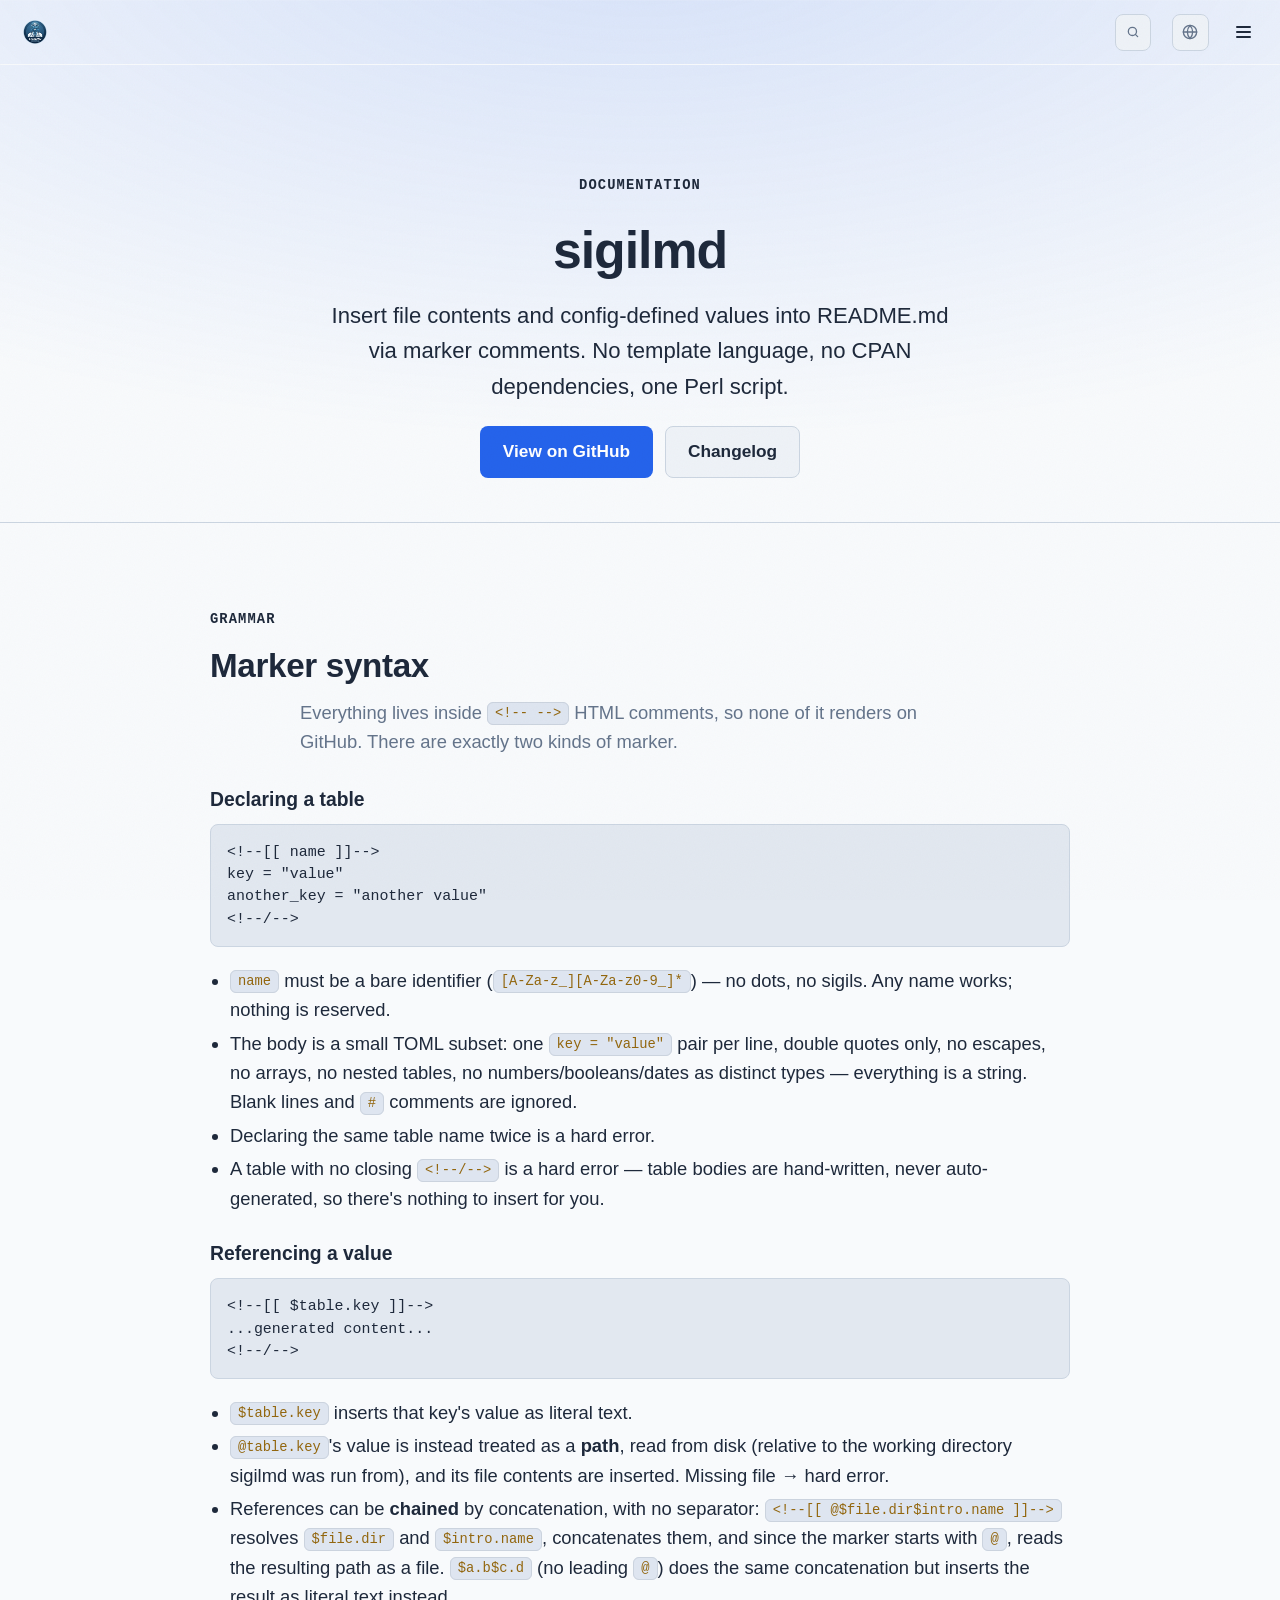
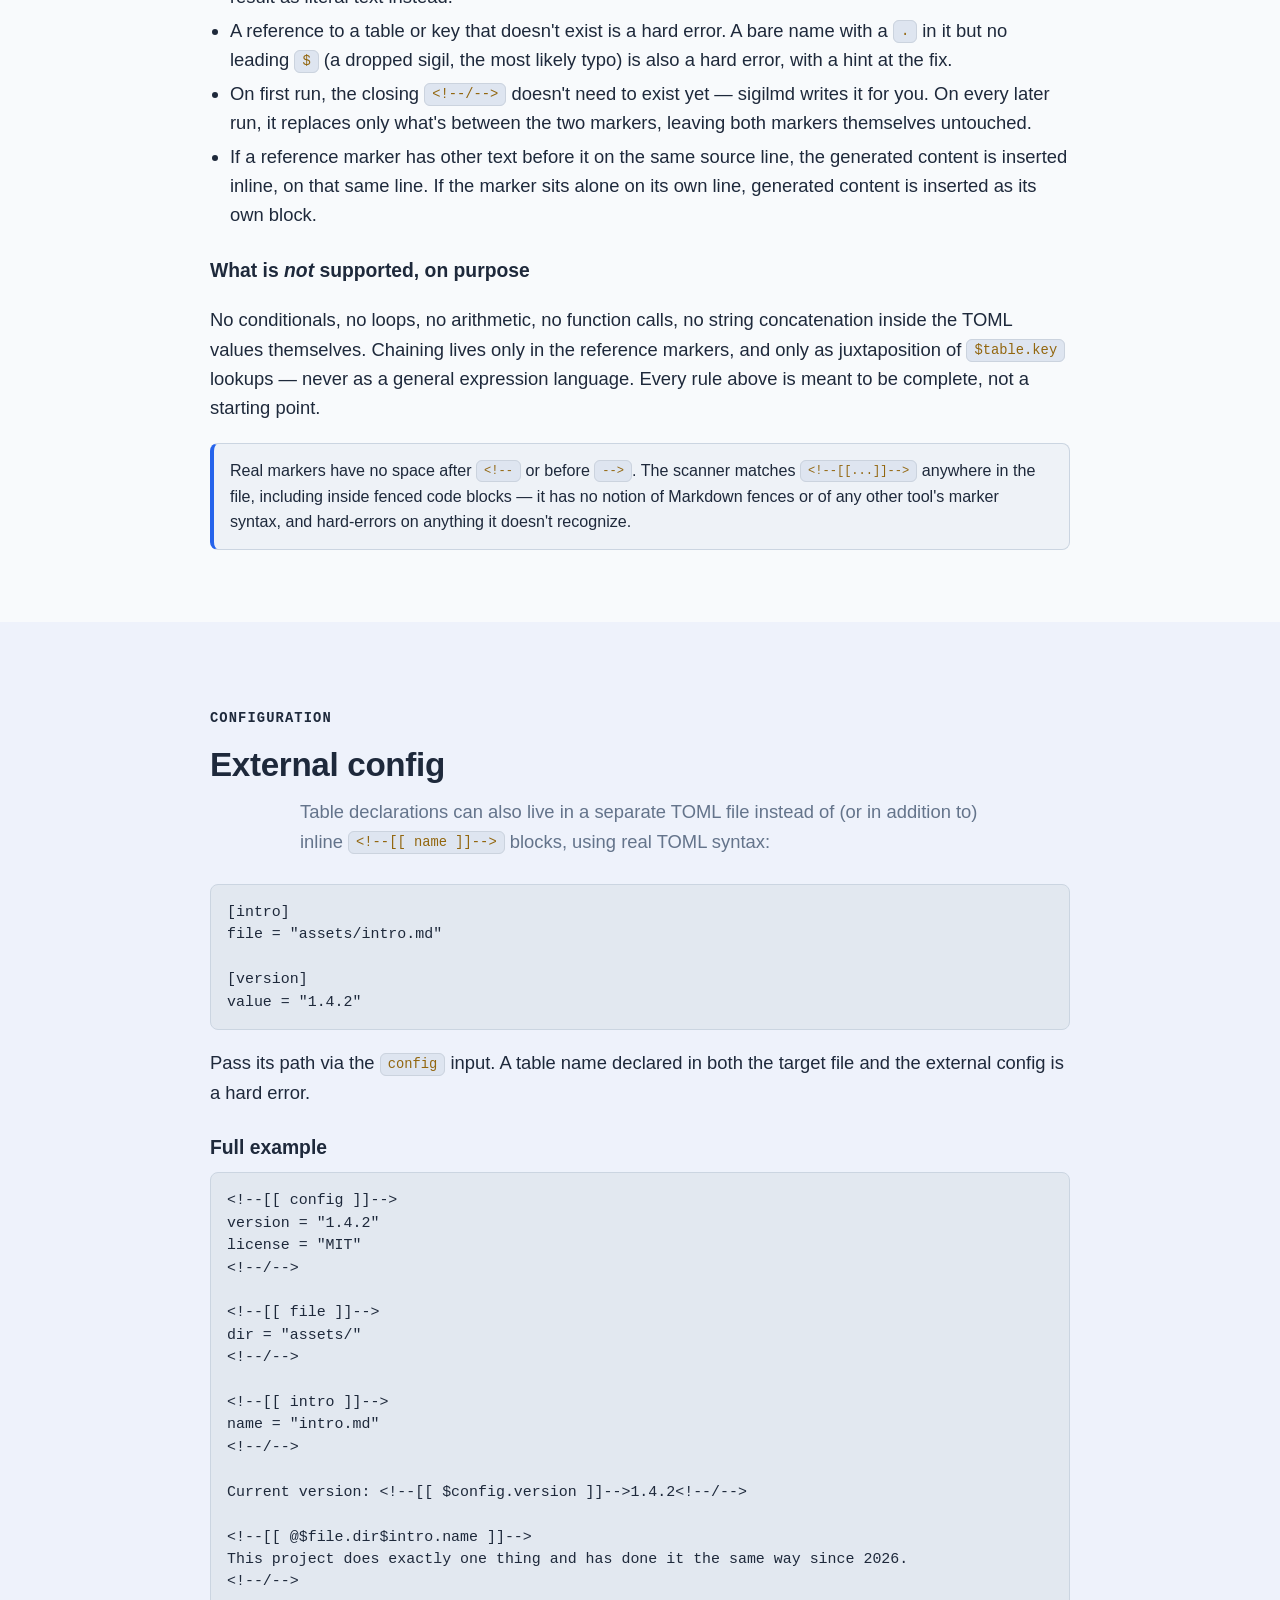
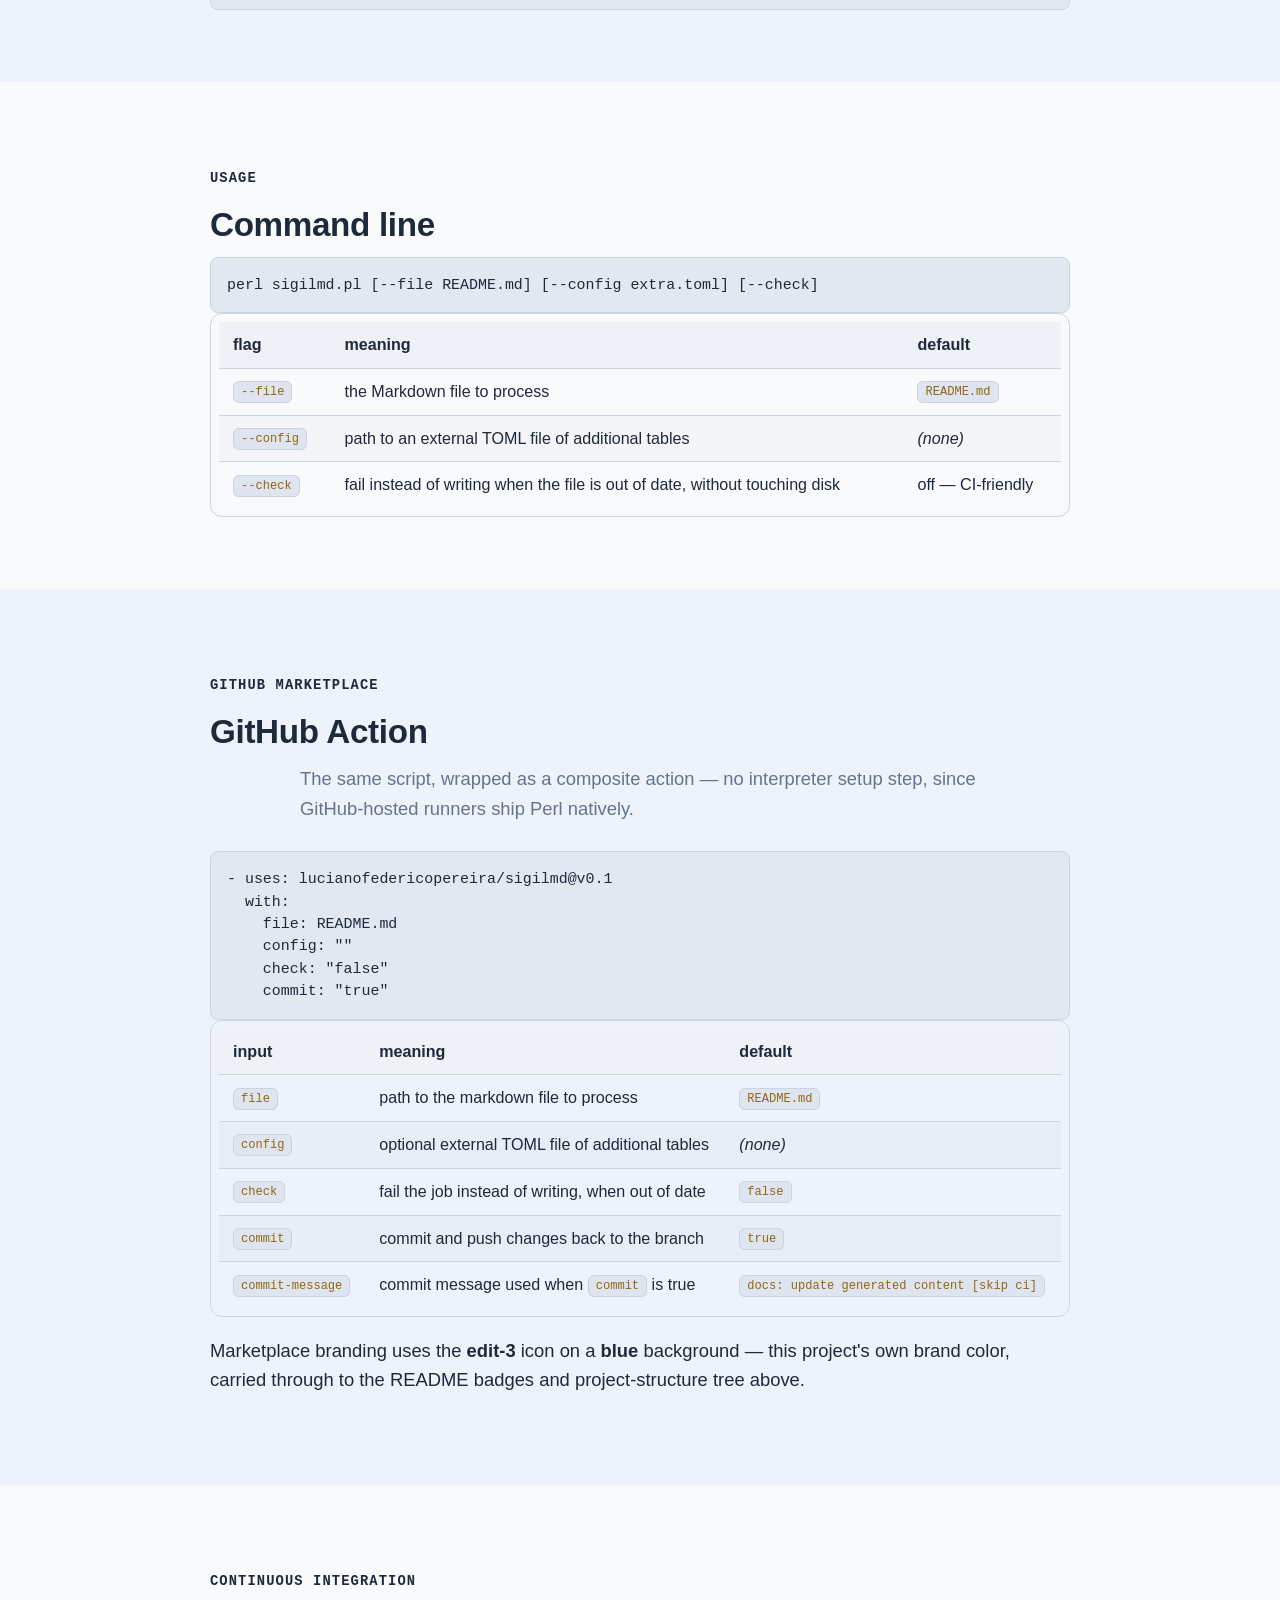
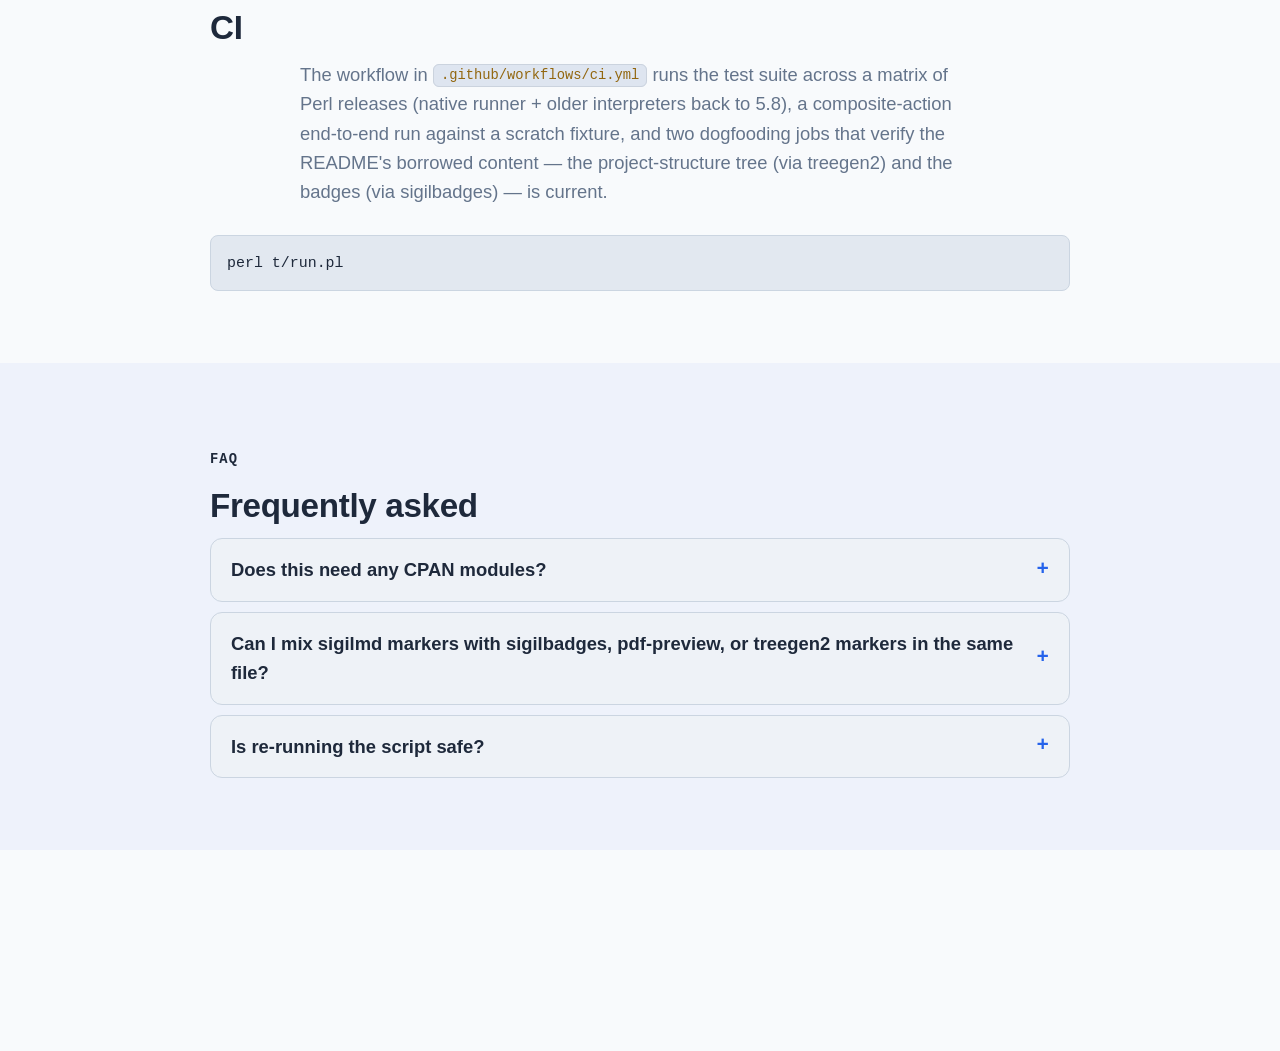
<file: docs.html>
<!doctype html>
<html lang="en">
<head>
<script>
document.documentElement.classList.add('js');
setTimeout(function () { document.body && document.body.classList.add('loaded'); }, 1500);
try {
  var storedLocale = localStorage.getItem('sigilmd-locale');
  if (storedLocale && storedLocale !== 'en') document.documentElement.lang = storedLocale;
} catch (e) {}
</script>
<meta charset="utf-8" />
<meta name="viewport" content="width=device-width, initial-scale=1" />
<meta name="color-scheme" content="light dark" />
<title>sigilmd — Documentation</title>
<meta name="author" content="Luciano Federico Pereira" />
<meta name="description" content="sigilmd documentation: marker grammar, table declarations, reference/chaining rules, external TOML config, CLI flags, GitHub Action inputs, and CI." />
<meta property="og:type" content="website" />
<meta property="og:title" content="sigilmd — Documentation" />
<meta property="og:description" content="sigilmd documentation: marker grammar, table declarations, reference/chaining rules, external TOML config, CLI flags, GitHub Action inputs, and CI." />
<meta name="twitter:card" content="summary" />
<meta name="theme-color" content="#f8fafc" media="(prefers-color-scheme: light)" />
<meta name="theme-color" content="#0b1220" media="(prefers-color-scheme: dark)" />
<link rel="icon" type="image/png" href="assets/sigilmd.png" />
<link rel="stylesheet" href="assets/site.css" />
<link rel="stylesheet" href="assets/palettes.css" />
<link rel="stylesheet" href="assets/locale.css" />
<!-- Cheap even if translate is never engaged — actual script load is lazy,
     see assets/locale.js. -->
<link rel="preconnect" crossorigin="anonymous" href="https://translate.google.com">
<link rel="preconnect" crossorigin="anonymous" href="https://translate.googleapis.com">
<link rel="dns-prefetch" href="https://translate.google.com">
<link rel="dns-prefetch" href="https://translate.googleapis.com">
</head>
<body class="doc" data-github-repo="lucianofedericopereira/sigilmd">

<svg style="position:absolute; width:0; height:0; overflow:hidden" aria-hidden="true">
  <symbol id="icon-external" viewBox="0 0 24 24">
    <path d="M7 17 17 7" />
    <path d="M8 7h9v9" />
  </symbol>
  <symbol id="icon-search" viewBox="0 0 24 24">
    <circle cx="11" cy="11" r="7" />
    <path d="M20 20 16 16" />
  </symbol>
  <symbol id="icon-chevron-up" viewBox="0 0 24 24">
    <path d="M5 15 12 8 19 15" />
  </symbol>
  <symbol id="flag-bg" viewBox="0 0 640 480">
<path fill="#fff" d="M0 0h640v160H0z"/>
  <path fill="#00966e" d="M0 160h640v160H0z"/>
  <path fill="#d62612" d="M0 320h640v160H0z"/>
  </symbol>
  <symbol id="flag-cn" viewBox="0 0 640 480">
<defs>
    <path id="cn-a" fill="#ff0" d="M-.6.8 0-1 .6.8-1-.3h2z"/>
  </defs>
  <path fill="#ee1c25" d="M0 0h640v480H0z"/>
  <use href="#cn-a" width="30" height="20" transform="matrix(71.9991 0 0 72 120 120)"/>
  <use href="#cn-a" width="30" height="20" transform="rotate(239.07 133.748 -44.074)scale(23.99992 23.99978)"/>
  <use href="#cn-a" width="30" height="20" transform="rotate(-98.11 185.558 -77.035)scale(24 23.9997)"/>
  <use href="#cn-a" width="30" height="20" transform="matrix(6.5991 -23.0749 23.0746 6.59919 288 168)"/>
  <use href="#cn-a" width="30" height="20" transform="matrix(14.9991 -18.73557 18.73533 14.99929 240 216)"/>
  </symbol>
  <symbol id="flag-cz" viewBox="0 0 640 480">
<path fill="#fff" d="M0 0h640v240H0z"/>
  <path fill="#d7141a" d="M0 240h640v240H0z"/>
  <path fill="#11457e" d="M360 240 0 0v480z"/>
  </symbol>
  <symbol id="flag-de" viewBox="0 0 640 480">
<path fill="#fc0" d="M0 320h640v160H0z"/>
  <path fill="#000001" d="M0 0h640v160H0z"/>
  <path fill="red" d="M0 160h640v160H0z"/>
  </symbol>
  <symbol id="flag-dk" viewBox="0 0 640 480">
<path fill="#c8102e" d="M0 0h640.1v480H0z"/>
  <path fill="#fff" d="M205.7 0h68.6v480h-68.6z"/>
  <path fill="#fff" d="M0 205.7h640.1v68.6H0z"/>
  </symbol>
  <symbol id="flag-ee" viewBox="0 0 640 480">
<path fill="#1791ff" d="M0 0h640v160H0z"/>
  <path fill="#000001" d="M0 160h640v160H0z"/>
  <path fill="#fff" d="M0 320h640v160H0z"/>
  </symbol>
  <symbol id="flag-es" viewBox="0 0 640 480">
<path fill="#aa151b" d="M0 0h640v480H0z"/>
  <path fill="#f1bf00" d="M0 120h640v240H0z"/>
  </symbol>
  <symbol id="flag-fi" viewBox="0 0 640 480">
<path fill="#fff" d="M0 0h640v480H0z"/>
  <path fill="#002f6c" d="M0 174.5h640v131H0z"/>
  <path fill="#002f6c" d="M175.5 0h130.9v480h-131z"/>
  </symbol>
  <symbol id="flag-fr" viewBox="0 0 640 480">
<path fill="#fff" d="M0 0h640v480H0z"/>
  <path fill="#000091" d="M0 0h213.3v480H0z"/>
  <path fill="#e1000f" d="M426.7 0H640v480H426.7z"/>
  </symbol>
  <symbol id="flag-gr" viewBox="0 0 640 480">
<path fill="#0d5eaf" fill-rule="evenodd" d="M0 0h640v53.3H0z"/>
  <path fill="#fff" fill-rule="evenodd" d="M0 53.3h640v53.4H0z"/>
  <path fill="#0d5eaf" fill-rule="evenodd" d="M0 106.7h640V160H0z"/>
  <path fill="#fff" fill-rule="evenodd" d="M0 160h640v53.3H0z"/>
  <path fill="#0d5eaf" d="M0 0h266.7v266.7H0z"/>
  <path fill="#0d5eaf" fill-rule="evenodd" d="M0 213.3h640v53.4H0z"/>
  <path fill="#fff" fill-rule="evenodd" d="M0 266.7h640V320H0z"/>
  <path fill="#0d5eaf" fill-rule="evenodd" d="M0 320h640v53.3H0z"/>
  <path fill="#fff" fill-rule="evenodd" d="M0 373.3h640v53.4H0z"/>
  <g fill="#fff" fill-rule="evenodd" stroke-width="1.3">
    <path d="M106.7 0H160v266.7h-53.3z"/>
    <path d="M0 106.7h266.7V160H0z"/>
  </g>
  <path fill="#0d5eaf" d="M0 426.7h640V480H0z"/>
  </symbol>
  <symbol id="flag-hr" viewBox="0 0 640 480">
<path fill="#171796" d="M0 0h640v480H0z"/>
  <path fill="#fff" d="M0 0h640v320H0z"/>
  <path fill="red" d="M0 0h640v160H0z"/>
  </symbol>
  <symbol id="flag-hu" viewBox="0 0 640 480">
<g fill-rule="evenodd">
    <path fill="#fff" d="M640 480H0V0h640z"/>
    <path fill="#388d00" d="M640 480H0V320h640z"/>
    <path fill="#d43516" d="M640 160.1H0V.1h640z"/>
  </g>
  </symbol>
  <symbol id="flag-ie" viewBox="0 0 640 480">
<g fill-rule="evenodd" stroke-width="1pt">
    <path fill="#fff" d="M0 0h640v480H0z"/>
    <path fill="#009a49" d="M0 0h213.3v480H0z"/>
    <path fill="#ff7900" d="M426.7 0H640v480H426.7z"/>
  </g>
  </symbol>
  <symbol id="flag-it" viewBox="0 0 640 480">
<g fill-rule="evenodd" stroke-width="1pt">
    <path fill="#fff" d="M0 0h640v480H0z"/>
    <path fill="#009246" d="M0 0h213.3v480H0z"/>
    <path fill="#ce2b37" d="M426.7 0H640v480H426.7z"/>
  </g>
  </symbol>
  <symbol id="flag-lt" viewBox="0 0 640 480">
<g fill-rule="evenodd" stroke-width="1pt" transform="scale(.64143 .96773)">
    <rect width="1063" height="708.7" fill="#006a44" rx="0" ry="0" transform="scale(.93865 .69686)"/>
    <rect width="1063" height="236.2" y="475.6" fill="#c1272d" rx="0" ry="0" transform="scale(.93865 .69686)"/>
    <path fill="#fdb913" d="M0 0h997.8v164.6H0z"/>
  </g>
  </symbol>
  <symbol id="flag-lv" viewBox="0 0 640 480">
<g fill-rule="evenodd">
    <path fill="#fff" d="M0 0h640v480H0z"/>
    <path fill="#981e32" d="M0 0h640v192H0zm0 288h640v192H0z"/>
  </g>
  </symbol>
  <symbol id="flag-mt" viewBox="0 0 640 480">
<path fill="#fff" d="M0 0h320v480H0z"/>
  <path fill="#cf142b" d="M320 0h320v480H320z"/>
  </symbol>
  <symbol id="flag-nl" viewBox="0 0 640 480">
<path fill="#ae1c28" d="M0 0h640v160H0z"/>
  <path fill="#fff" d="M0 160h640v160H0z"/>
  <path fill="#21468b" d="M0 320h640v160H0z"/>
  </symbol>
  <symbol id="flag-pl" viewBox="0 0 640 480">
<g fill-rule="evenodd">
    <path fill="#fff" d="M640 480H0V0h640z"/>
    <path fill="#dc143c" d="M640 480H0V240h640z"/>
  </g>
  </symbol>
  <symbol id="flag-pt" viewBox="0 0 640 480">
<path fill="red" d="M256 0h384v480H256z"/>
  <path fill="#060" d="M0 0h256v480H0z"/>
  </symbol>
  <symbol id="flag-ro" viewBox="0 0 640 480">
<g fill-rule="evenodd" stroke-width="1pt">
    <path fill="#00319c" d="M0 0h213.3v480H0z"/>
    <path fill="#ffde00" d="M213.3 0h213.4v480H213.3z"/>
    <path fill="#de2110" d="M426.7 0H640v480H426.7z"/>
  </g>
  </symbol>
  <symbol id="flag-se" viewBox="0 0 640 480">
<path fill="#005293" d="M0 0h640v480H0z"/>
  <path fill="#fecb00" d="M176 0v192H0v96h176v192h96V288h368v-96H272V0z"/>
  </symbol>
  <symbol id="flag-si" viewBox="0 0 640 480">
<defs>
    <clipPath id="si-a">
      <path fill-opacity=".7" d="M-15 0h682.6v512H-15.1z"/>
    </clipPath>
  </defs>
  <g fill-rule="evenodd" stroke-width="1pt" clip-path="url(#si-a)" transform="translate(14.1)scale(.9375)">
    <path fill="#fff" d="M-62 0H962v512H-62z"/>
    <path fill="#d50000" d="M-62 341.3H962V512H-62z"/>
    <path fill="#0000bf" d="M-62 170.7H962v170.6H-62z"/>
    <path fill="#d50000" d="M228.4 93c-4 61.6-6.4 95.4-15.7 111-10.2 16.8-20 29.1-59.7 44-39.6-14.9-49.4-27.2-59.6-44-9.4-15.6-11.7-49.4-15.7-111l5.8-2c11.8-3.6 20.6-6.5 27.1-7.8 9.3-2 17.3-4.2 42.3-4.7 25 .4 33 2.8 42.3 4.8q9.7 2.1 27.3 7.7z"/>
    <path fill="#0000bf" d="M222.6 91c-3.8 61.5-7 89.7-12 103.2-9.6 23.2-24.8 35.9-57.6 48-32.8-12.1-48-24.8-57.7-48-5-13.6-8-41.7-11.8-103.3q17.4-5.6 27.1-7.7c9.3-2 17.3-4.3 42.3-4.7 25 .4 33 2.7 42.3 4.7a284 284 0 0 1 27.4 7.7z"/>
    <path fill="#ffdf00" d="m153 109.8 1.5 3.7 7 1-4.5 2.7 4.3 2.9-6.3 1-2 3.4-2-3.5-6-.8 4-3-4.2-2.7 6.7-1z"/>
    <path fill="#fff" d="m208.3 179.6-3.9-3-2.7-4.6-5.4-4.7-2.9-4.7-5.4-4.9-2.6-4.7-3-2.3-1.8-1.9-5 4.3-2.6 4.7-3.3 3-3.7-2.9-2.7-4.8-10.3-18.3-10.3 18.3-2.7 4.8-3.7 2.9-3.3-3-2.7-4.7-4.9-4.3-1.9 1.8-2.9 2.4-2.6 4.7-5.4 4.9-2.9 4.7-5.4 4.7-2.7 4.6-3.9 3a66 66 0 0 0 18.6 36.3 107 107 0 0 0 36.6 20.5 104 104 0 0 0 36.8-20.5c5.8-6 16.6-19.3 18.6-36.3"/>
    <path fill="#ffdf00" d="m169.4 83.9 1.6 3.7 7 1-4.6 2.7 4.4 2.9-6.3 1-2 3.4-2-3.5-6-.8 4-3-4.2-2.7 6.6-1zm-33 0 1.6 3.7 7 .9-4.5 2.7 4.3 2.9-6.3 1-2 3.4-2-3.4-6-.9 4-3-4.2-2.7 6.7-1z"/>
    <path fill="#0000bf" d="M199.7 203h-7.4l-7-.5-8.3-4h-9.4l-8.1 4-6.5.6-6.4-.6-8.1-4H129l-8.4 4-6.9.6-7.6-.1-3.6-6.2.1-.2 11.2 1.9 6.9-.5 8.3-4.1h9.4l8.2 4 6.4.6 6.5-.6 8.1-4h9.4l8.4 4 6.9.6 10.8-2 .2.4zm-86.4 9.5 7.4-.5 8.3-4h9.4l8.2 4 6.4.5 6.4-.5 8.2-4h9.4l8.3 4 7.5.5 4.8-6h-.1l-5.2 1.4-6.9-.5-8.3-4h-9.4l-8.2 4-6.4.6-6.5-.6-8.1-4H129l-8.4 4-6.9.6-5-1.3v.2l4.5 5.6z"/>
  </g>
  </symbol>
  <symbol id="flag-sk" viewBox="0 0 640 480">
<path fill="#ee1c25" d="M0 0h640v480H0z"/>
  <path fill="#0b4ea2" d="M0 0h640v320H0z"/>
  <path fill="#fff" d="M0 0h640v160H0z"/>
  <path fill="#fff" d="M233 370.8c-43-20.7-104.6-61.9-104.6-143.2 0-81.4 4-118.4 4-118.4h201.3s3.9 37 3.9 118.4S276 350 233 370.8"/>
  <path fill="#ee1c25" d="M233 360c-39.5-19-96-56.8-96-131.4s3.6-108.6 3.6-108.6h184.8s3.5 34 3.5 108.6C329 303.3 272.5 341 233 360"/>
  <path fill="#fff" d="M241.4 209c10.7.2 31.6.6 50.1-5.6 0 0-.4 6.7-.4 14.4s.5 14.4.5 14.4c-17-5.7-38.1-5.8-50.2-5.7v41.2h-16.8v-41.2c-12-.1-33.1 0-50.1 5.7 0 0 .5-6.7.5-14.4s-.5-14.4-.5-14.4c18.5 6.2 39.4 5.8 50 5.6v-25.9c-9.7 0-23.7.4-39.6 5.7 0 0 .5-6.6.5-14.4 0-7.7-.5-14.4-.5-14.4 15.9 5.3 29.9 5.8 39.6 5.7-.5-16.4-5.3-37-5.3-37s9.9.7 13.8.7 13.8-.7 13.8-.7-4.8 20.6-5.3 37c9.7.1 23.7-.4 39.6-5.7 0 0-.5 6.7-.5 14.4s.5 14.4.5 14.4a119 119 0 0 0-39.7-5.7v26z"/>
  <path fill="#0b4ea2" d="M233 263.3c-19.9 0-30.5 27.5-30.5 27.5s-6-13-22.2-13c-11 0-19 9.7-24.2 18.8 20 31.7 51.9 51.3 76.9 63.4 25-12 57-31.7 76.9-63.4-5.2-9-13.2-18.8-24.2-18.8-16.2 0-22.2 13-22.2 13S253 263.3 233 263.3"/>
  </symbol>
  <symbol id="flag-us" viewBox="0 0 640 480">
<path fill="#bd3d44" d="M0 0h640v480H0"/>
  <path stroke="#fff" stroke-width="37" d="M0 55.3h640M0 129h640M0 203h640M0 277h640M0 351h640M0 425h640"/>
  <path fill="#192f5d" d="M0 0h364.8v258.5H0"/>
  <marker id="us-a" markerHeight="30" markerWidth="30">
    <path fill="#fff" d="m14 0 9 27L0 10h28L5 27z"/>
  </marker>
  <path fill="none" marker-mid="url(#us-a)" d="m0 0 16 11h61 61 61 61 60L47 37h61 61 60 61L16 63h61 61 61 61 60L47 89h61 61 60 61L16 115h61 61 61 61 60L47 141h61 61 60 61L16 166h61 61 61 61 60L47 192h61 61 60 61L16 218h61 61 61 61 60z"/>
  </symbol>
  <symbol id="icon-globe" viewBox="0 0 24 24">
    <circle cx="12" cy="12" r="10"/>
    <path d="M2 12h20"/>
    <path d="M12 2a15.3 15.3 0 0 1 4 10 15.3 15.3 0 0 1-4 10 15.3 15.3 0 0 1-4-10 15.3 15.3 0 0 1 4-10z"/>
  </symbol>
</svg>

<div class="print-only" id="print-meta" aria-hidden="true">
  <strong id="print-meta-title"></strong>
  <span id="print-meta-url"></span>
  <span id="print-meta-date"></span>
</div>

<a class="skip-link" href="#main-content">Skip to content</a>

<div class="shell">

<nav class="nav" aria-label="Primary">
  <div class="wrap">
    <a class="brand notranslate" href="index.html"><img class="brand-logo" src="assets/sigilmd.png" alt="sigilmd" /></a>
    <div class="links" id="nav-links">
      <a class="link i18n" href="#grammar"><span data-i18n-default>Grammar</span><span data-locale="es" class="notranslate">Gramática</span><span data-locale="it" class="notranslate">Grammatica</span></a>
      <a class="link i18n" href="#external-config"><span data-i18n-default>External config</span><span data-locale="es" class="notranslate">Configuración externa</span><span data-locale="it" class="notranslate">Configurazione esterna</span></a>
      <a class="link i18n" href="#cli"><span data-i18n-default>CLI</span><span data-locale="es" class="notranslate">Línea de comandos</span><span data-locale="it" class="notranslate">Riga di comando</span></a>
      <a class="link i18n" href="#action"><span data-i18n-default>GitHub Action</span><span data-locale="es" class="notranslate">GitHub Action</span><span data-locale="it" class="notranslate">GitHub Action</span></a>
      <a class="link i18n" href="#ci"><span data-i18n-default>CI</span><span data-locale="es" class="notranslate">CI</span><span data-locale="it" class="notranslate">CI</span></a>
      <a class="link i18n" href="#faq"><span data-i18n-default>FAQ</span><span data-locale="es" class="notranslate">FAQ</span><span data-locale="it" class="notranslate">FAQ</span></a>
      <div class="links-external">
        <a class="link link--external i18n" href="index.html"><span data-i18n-default>Home</span><span data-locale="es" class="notranslate">Inicio</span><span data-locale="it" class="notranslate">Home</span><svg class="link-external-icon" aria-hidden="true"><use href="#icon-external"/></svg></a>
        <a class="link link--external i18n" href="changelog.html"><span data-i18n-default>Changelog</span><span data-locale="es" class="notranslate">Cambios</span><span data-locale="it" class="notranslate">Modifiche</span><svg class="link-external-icon" aria-hidden="true"><use href="#icon-external"/></svg></a>
        <a class="link link--external notranslate" href="https://github.com/lucianofedericopereira/sigilmd" target="_blank" rel="noopener">GitHub<svg class="link-external-icon" aria-hidden="true"><use href="#icon-external"/></svg></a>
      </div>
    </div>
    <div class="spacer"></div>
    <button type="button" class="search-trigger" id="search-trigger" aria-haspopup="dialog" aria-label="Search or jump to&hellip;">
      <svg class="search-trigger-icon" aria-hidden="true"><use href="#icon-search"/></svg>
      <span class="search-trigger-label">Search</span>
      <kbd class="search-kbd">S</kbd>
    </button>
    <div class="locale-switcher notranslate" id="locale-switcher">
      <button type="button" class="locale-trigger" id="locale-trigger"
              aria-haspopup="true" aria-expanded="false" aria-controls="locale-menu"
              aria-label="Choose language">
        <svg class="locale-trigger-icon" aria-hidden="true"><use href="#icon-globe"/></svg>
      </button>
      <ul class="locale-menu" id="locale-menu" role="menu" aria-hidden="true" aria-label="Choose language"></ul>
      <span class="locale-announce" id="locale-announce" role="status" aria-live="polite"></span>
    </div>
    <div id="translate" class="notranslate" hidden></div>
    <button type="button" class="nav-toggle" id="nav-toggle" aria-expanded="false" aria-controls="nav-links" aria-label="Toggle menu">
      <span class="nav-toggle-bar"></span>
      <span class="nav-toggle-bar"></span>
      <span class="nav-toggle-bar"></span>
    </button>
  </div>
</nav>

<dialog class="search-modal" id="search-modal" aria-label="Search or jump to">
  <div class="search-input-wrap">
    <svg aria-hidden="true"><use href="#icon-search"/></svg>
    <input type="search" id="search-input" placeholder="Search or jump to&hellip;" autocomplete="off" aria-controls="search-results" aria-expanded="false" role="combobox" />
  </div>
  <ul class="search-results" id="search-results" role="listbox"></ul>
</dialog>

<main id="main-content">

<header class="hero" id="top">
  <div class="wrap">
    <p class="eyebrow i18n"><span data-i18n-default>Documentation</span><span data-locale="es" class="notranslate">Documentación</span><span data-locale="it" class="notranslate">Documentazione</span></p>
    <h1>sigilmd</h1>
    <p class="tagline i18n"><span data-i18n-default>Insert file contents and config-defined values into README.md via marker comments. No template language, no CPAN dependencies, one Perl script.</span><span data-locale="es" class="notranslate">Inserta contenidos de archivos y valores definidos en la configuración en tu README.md mediante comentarios marcadores. Sin lenguaje de plantillas, sin dependencias de CPAN, un solo script de Perl.</span><span data-locale="it" class="notranslate">Inserisci contenuti di file e valori definiti nella configurazione nel tuo README.md tramite commenti marcatore. Senza linguaggio di template, senza dipendenze CPAN, un solo script Perl.</span></p>
    <div class="cta">
      <a class="btn btn--primary i18n" href="https://github.com/lucianofedericopereira/sigilmd" target="_blank" rel="noopener"><span data-i18n-default>View on GitHub</span><span data-locale="es" class="notranslate">Ver en GitHub</span><span data-locale="it" class="notranslate">Vedi su GitHub</span></a>
      <a class="btn btn--ghost i18n" href="changelog.html"><span data-i18n-default>Changelog</span><span data-locale="es" class="notranslate">Cambios</span><span data-locale="it" class="notranslate">Modifiche</span></a>
    </div>
  </div>
</header>

<section id="grammar">
  <div class="wrap doc">
    <p class="eyebrow i18n"><span data-i18n-default>Grammar</span><span data-locale="es" class="notranslate">Gramática</span><span data-locale="it" class="notranslate">Grammatica</span></p>
    <h2 class="i18n"><span data-i18n-default>Marker syntax</span><span data-locale="es" class="notranslate">Sintaxis de marcador</span><span data-locale="it" class="notranslate">Sintassi del marcatore</span></h2>
    <p class="section-lead i18n"><span data-i18n-default>Everything lives inside <code class="inline">&lt;!-- --&gt;</code> HTML comments, so none of it renders on GitHub. There are exactly two kinds of marker.</span><span data-locale="es" class="notranslate">Todo vive dentro de comentarios HTML <code class="inline">&lt;!-- --&gt;</code>, así que nada de esto se renderiza en GitHub. Hay exactamente dos tipos de marcador.</span><span data-locale="it" class="notranslate">Tutto vive all'interno di commenti HTML <code class="inline">&lt;!-- --&gt;</code>, quindi nulla di questo viene renderizzato su GitHub. Esistono esattamente due tipi di marcatore.</span></p>

    <h3 class="i18n"><span data-i18n-default>Declaring a table</span><span data-locale="es" class="notranslate">Declarar una tabla</span><span data-locale="it" class="notranslate">Dichiarare una tabella</span></h3>
    <pre><code>&lt;!--[[ name ]]--&gt;
key = "value"
another_key = "another value"
&lt;!--/--&gt;</code></pre>
    <ul class="i18n">
      <li><span data-i18n-default><code class="inline">name</code> must be a bare identifier (<code class="inline">[A-Za-z_][A-Za-z0-9_]*</code>) — no dots, no sigils. Any name works; nothing is reserved.</span><span data-locale="es" class="notranslate"><code class="inline">name</code> debe ser un identificador simple (<code class="inline">[A-Za-z_][A-Za-z0-9_]*</code>) — sin puntos, sin sigilos. Cualquier nombre funciona; ninguno está reservado.</span><span data-locale="it" class="notranslate"><code class="inline">name</code> deve essere un identificatore semplice (<code class="inline">[A-Za-z_][A-Za-z0-9_]*</code>) — senza punti, senza sigilli. Qualsiasi nome funziona; nessuno è riservato.</span></li>
      <li><span data-i18n-default>The body is a small TOML subset: one <code class="inline">key = "value"</code> pair per line, double quotes only, no escapes, no arrays, no nested tables, no numbers/booleans/dates as distinct types — everything is a string. Blank lines and <code class="inline">#</code> comments are ignored.</span><span data-locale="es" class="notranslate">El cuerpo es un pequeño subconjunto de TOML: un par <code class="inline">key = "value"</code> por línea, solo comillas dobles, sin escapes, sin arreglos, sin tablas anidadas, sin números/booleanos/fechas como tipos distintos — todo es una cadena de texto. Las líneas en blanco y los comentarios <code class="inline">#</code> se ignoran.</span><span data-locale="it" class="notranslate">Il corpo è un piccolo sottoinsieme di TOML: una coppia <code class="inline">key = "value"</code> per riga, solo virgolette doppie, nessun escape, nessun array, nessuna tabella annidata, nessun numero/booleano/data come tipo distinto — tutto è una stringa. Le righe vuote e i commenti <code class="inline">#</code> vengono ignorati.</span></li>
      <li><span data-i18n-default>Declaring the same table name twice is a hard error.</span><span data-locale="es" class="notranslate">Declarar el mismo nombre de tabla dos veces es un error fatal.</span><span data-locale="it" class="notranslate">Dichiarare due volte lo stesso nome di tabella è un errore fatale.</span></li>
      <li><span data-i18n-default>A table with no closing <code class="inline">&lt;!--/--&gt;</code> is a hard error — table bodies are hand-written, never auto-generated, so there's nothing to insert for you.</span><span data-locale="es" class="notranslate">Una tabla sin <code class="inline">&lt;!--/--&gt;</code> de cierre es un error fatal — los cuerpos de tabla se escriben a mano, nunca se generan automáticamente, así que no hay nada que insertar por ti.</span><span data-locale="it" class="notranslate">Una tabella senza <code class="inline">&lt;!--/--&gt;</code> di chiusura è un errore fatale — i corpi delle tabelle sono scritti a mano, mai generati automaticamente, quindi non c'è nulla da inserire per te.</span></li>
    </ul>

    <h3 class="i18n"><span data-i18n-default>Referencing a value</span><span data-locale="es" class="notranslate">Referenciar un valor</span><span data-locale="it" class="notranslate">Fare riferimento a un valore</span></h3>
    <pre><code>&lt;!--[[ $table.key ]]--&gt;
...generated content...
&lt;!--/--&gt;</code></pre>
    <ul class="i18n">
      <li><span data-i18n-default><code class="inline">$table.key</code> inserts that key's value as literal text.</span><span data-locale="es" class="notranslate"><code class="inline">$table.key</code> inserta el valor de esa clave como texto literal.</span><span data-locale="it" class="notranslate"><code class="inline">$table.key</code> inserisce il valore di quella chiave come testo letterale.</span></li>
      <li><span data-i18n-default><code class="inline">@table.key</code>'s value is instead treated as a <strong>path</strong>, read from disk (relative to the working directory sigilmd was run from), and its file contents are inserted. Missing file → hard error.</span><span data-locale="es" class="notranslate">El valor de <code class="inline">@table.key</code> se trata en cambio como una <strong>ruta</strong>, se lee del disco (relativa al directorio de trabajo desde el que se ejecutó sigilmd), y se inserta el contenido de ese archivo. Archivo faltante → error fatal.</span><span data-locale="it" class="notranslate">Il valore di <code class="inline">@table.key</code> viene invece trattato come un <strong>percorso</strong>, letto dal disco (relativo alla directory di lavoro da cui è stato eseguito sigilmd), e il contenuto di quel file viene inserito. File mancante → errore fatale.</span></li>
      <li><span data-i18n-default>References can be <strong>chained</strong> by concatenation, with no separator: <code class="inline">&lt;!--[[ @$file.dir$intro.name ]]--&gt;</code> resolves <code class="inline">$file.dir</code> and <code class="inline">$intro.name</code>, concatenates them, and since the marker starts with <code class="inline">@</code>, reads the resulting path as a file. <code class="inline">$a.b$c.d</code> (no leading <code class="inline">@</code>) does the same concatenation but inserts the result as literal text instead.</span><span data-locale="es" class="notranslate">Las referencias pueden <strong>encadenarse</strong> por concatenación, sin separador: <code class="inline">&lt;!--[[ @$file.dir$intro.name ]]--&gt;</code> resuelve <code class="inline">$file.dir</code> y <code class="inline">$intro.name</code>, los concatena, y como el marcador comienza con <code class="inline">@</code>, lee la ruta resultante como un archivo. <code class="inline">$a.b$c.d</code> (sin <code class="inline">@</code> al inicio) hace la misma concatenación pero inserta el resultado como texto literal en su lugar.</span><span data-locale="it" class="notranslate">I riferimenti possono essere <strong>concatenati</strong> per concatenazione, senza separatore: <code class="inline">&lt;!--[[ @$file.dir$intro.name ]]--&gt;</code> risolve <code class="inline">$file.dir</code> e <code class="inline">$intro.name</code>, li concatena, e poiché il marcatore inizia con <code class="inline">@</code>, legge il percorso risultante come un file. <code class="inline">$a.b$c.d</code> (senza <code class="inline">@</code> iniziale) esegue la stessa concatenazione ma inserisce il risultato come testo letterale.</span></li>
      <li><span data-i18n-default>A reference to a table or key that doesn't exist is a hard error. A bare name with a <code class="inline">.</code> in it but no leading <code class="inline">$</code> (a dropped sigil, the most likely typo) is also a hard error, with a hint at the fix.</span><span data-locale="es" class="notranslate">Una referencia a una tabla o clave que no existe es un error fatal. Un nombre simple con un <code class="inline">.</code> pero sin <code class="inline">$</code> al inicio (un sigilo omitido, el error tipográfico más probable) también es un error fatal, con una sugerencia para corregirlo.</span><span data-locale="it" class="notranslate">Un riferimento a una tabella o chiave inesistente è un errore fatale. Un nome semplice con un <code class="inline">.</code> ma senza <code class="inline">$</code> iniziale (un sigillo omesso, l'errore di battitura più probabile) è anch'esso un errore fatale, con un suggerimento per la correzione.</span></li>
      <li><span data-i18n-default>On first run, the closing <code class="inline">&lt;!--/--&gt;</code> doesn't need to exist yet — sigilmd writes it for you. On every later run, it replaces only what's between the two markers, leaving both markers themselves untouched.</span><span data-locale="es" class="notranslate">En la primera ejecución, el <code class="inline">&lt;!--/--&gt;</code> de cierre no necesita existir todavía — sigilmd lo escribe por ti. En cada ejecución posterior, reemplaza solo lo que hay entre los dos marcadores, dejando ambos marcadores intactos.</span><span data-locale="it" class="notranslate">Alla prima esecuzione, il <code class="inline">&lt;!--/--&gt;</code> di chiusura non deve ancora esistere — sigilmd lo scrive per te. In ogni esecuzione successiva, sostituisce solo ciò che sta tra i due marcatori, lasciando intatti entrambi i marcatori.</span></li>
      <li><span data-i18n-default>If a reference marker has other text before it on the same source line, the generated content is inserted inline, on that same line. If the marker sits alone on its own line, generated content is inserted as its own block.</span><span data-locale="es" class="notranslate">Si un marcador de referencia tiene otro texto antes en la misma línea de origen, el contenido generado se inserta en línea, en esa misma línea. Si el marcador está solo en su propia línea, el contenido generado se inserta como su propio bloque.</span><span data-locale="it" class="notranslate">Se un marcatore di riferimento ha altro testo prima di esso sulla stessa riga sorgente, il contenuto generato viene inserito in linea, su quella stessa riga. Se il marcatore è da solo sulla propria riga, il contenuto generato viene inserito come blocco a sé stante.</span></li>
    </ul>

    <h3 class="i18n"><span data-i18n-default>What is <em>not</em> supported, on purpose</span><span data-locale="es" class="notranslate">Lo que <em>no</em> es compatible, a propósito</span><span data-locale="it" class="notranslate">Cosa <em>non</em> è supportato, di proposito</span></h3>
    <p class="i18n"><span data-i18n-default>No conditionals, no loops, no arithmetic, no function calls, no string concatenation inside the TOML values themselves. Chaining lives only in the reference markers, and only as juxtaposition of <code class="inline">$table.key</code> lookups — never as a general expression language. Every rule above is meant to be complete, not a starting point.</span><span data-locale="es" class="notranslate">Sin condicionales, sin bucles, sin aritmética, sin llamadas a funciones, sin concatenación de cadenas dentro de los propios valores TOML. El encadenamiento existe solo en los marcadores de referencia, y solo como yuxtaposición de búsquedas <code class="inline">$table.key</code> — nunca como un lenguaje de expresiones general. Cada regla anterior está pensada para ser completa, no un punto de partida.</span><span data-locale="it" class="notranslate">Nessun condizionale, nessun ciclo, nessuna aritmetica, nessuna chiamata di funzione, nessuna concatenazione di stringhe all'interno dei valori TOML stessi. La concatenazione esiste solo nei marcatori di riferimento, e solo come giustapposizione di ricerche <code class="inline">$table.key</code> — mai come un linguaggio di espressioni generale. Ogni regola sopra è pensata per essere completa, non un punto di partenza.</span></p>

    <div class="callout i18n"><span data-i18n-default>Real markers have no space after <code class="inline">&lt;!--</code> or before <code class="inline">--&gt;</code>. The scanner matches <code class="inline">&lt;!--[[...]]--&gt;</code> anywhere in the file, including inside fenced code blocks — it has no notion of Markdown fences or of any other tool's marker syntax, and hard-errors on anything it doesn't recognize.</span><span data-locale="es" class="notranslate">Los marcadores reales no tienen espacio después de <code class="inline">&lt;!--</code> ni antes de <code class="inline">--&gt;</code>. El escáner busca <code class="inline">&lt;!--[[...]]--&gt;</code> en cualquier parte del archivo, incluso dentro de bloques de código cercados — no tiene noción de los fences de Markdown ni de la sintaxis de marcador de ninguna otra herramienta, y genera un error fatal ante cualquier cosa que no reconoce.</span><span data-locale="it" class="notranslate">I marcatori reali non hanno spazio dopo <code class="inline">&lt;!--</code> o prima di <code class="inline">--&gt;</code>. Lo scanner cerca <code class="inline">&lt;!--[[...]]--&gt;</code> in qualsiasi punto del file, anche all'interno di blocchi di codice recintati — non ha alcuna nozione dei fence di Markdown né della sintassi di marcatore di nessun altro strumento, e genera un errore fatale su qualsiasi cosa non riconosca.</span></div>
  </div>
</section>

<section id="external-config">
  <div class="wrap doc">
    <p class="eyebrow i18n"><span data-i18n-default>Configuration</span><span data-locale="es" class="notranslate">Configuración</span><span data-locale="it" class="notranslate">Configurazione</span></p>
    <h2 class="i18n"><span data-i18n-default>External config</span><span data-locale="es" class="notranslate">Configuración externa</span><span data-locale="it" class="notranslate">Configurazione esterna</span></h2>
    <p class="section-lead i18n"><span data-i18n-default>Table declarations can also live in a separate TOML file instead of (or in addition to) inline <code class="inline">&lt;!--[[ name ]]--&gt;</code> blocks, using real TOML syntax:</span><span data-locale="es" class="notranslate">Las declaraciones de tabla también pueden vivir en un archivo TOML separado en lugar de (o además de) bloques <code class="inline">&lt;!--[[ name ]]--&gt;</code> en línea, usando sintaxis TOML real:</span><span data-locale="it" class="notranslate">Le dichiarazioni di tabella possono anche vivere in un file TOML separato invece di (o in aggiunta a) blocchi <code class="inline">&lt;!--[[ name ]]--&gt;</code> in linea, usando la sintassi TOML reale:</span></p>
    <pre><code>[intro]
file = "assets/intro.md"

[version]
value = "1.4.2"</code></pre>
    <p class="i18n"><span data-i18n-default>Pass its path via the <code class="inline">config</code> input. A table name declared in both the target file and the external config is a hard error.</span><span data-locale="es" class="notranslate">Pasa su ruta mediante la entrada <code class="inline">config</code>. Un nombre de tabla declarado tanto en el archivo destino como en la configuración externa es un error fatal.</span><span data-locale="it" class="notranslate">Passa il suo percorso tramite l'input <code class="inline">config</code>. Un nome di tabella dichiarato sia nel file di destinazione sia nella configurazione esterna è un errore fatale.</span></p>

    <h3 class="i18n"><span data-i18n-default>Full example</span><span data-locale="es" class="notranslate">Ejemplo completo</span><span data-locale="it" class="notranslate">Esempio completo</span></h3>
    <pre><code>&lt;!--[[ config ]]--&gt;
version = "1.4.2"
license = "MIT"
&lt;!--/--&gt;

&lt;!--[[ file ]]--&gt;
dir = "assets/"
&lt;!--/--&gt;

&lt;!--[[ intro ]]--&gt;
name = "intro.md"
&lt;!--/--&gt;

Current version: &lt;!--[[ $config.version ]]--&gt;1.4.2&lt;!--/--&gt;

&lt;!--[[ @$file.dir$intro.name ]]--&gt;
This project does exactly one thing and has done it the same way since 2026.
&lt;!--/--&gt;</code></pre>
  </div>
</section>

<section id="cli">
  <div class="wrap doc">
    <p class="eyebrow i18n"><span data-i18n-default>Usage</span><span data-locale="es" class="notranslate">Uso</span><span data-locale="it" class="notranslate">Utilizzo</span></p>
    <h2 class="i18n"><span data-i18n-default>Command line</span><span data-locale="es" class="notranslate">Línea de comandos</span><span data-locale="it" class="notranslate">Riga di comando</span></h2>
    <pre><code>perl sigilmd.pl [--file README.md] [--config extra.toml] [--check]</code></pre>
    <div class="table-scroll">
      <table>
        <thead><tr><th class="i18n"><span data-i18n-default>flag</span><span data-locale="es" class="notranslate">opción</span><span data-locale="it" class="notranslate">opzione</span></th><th class="i18n"><span data-i18n-default>meaning</span><span data-locale="es" class="notranslate">significado</span><span data-locale="it" class="notranslate">significato</span></th><th class="i18n"><span data-i18n-default>default</span><span data-locale="es" class="notranslate">predeterminado</span><span data-locale="it" class="notranslate">predefinito</span></th></tr></thead>
        <tbody>
          <tr><td><code class="inline">--file</code></td><td class="i18n"><span data-i18n-default>the Markdown file to process</span><span data-locale="es" class="notranslate">el archivo Markdown a procesar</span><span data-locale="it" class="notranslate">il file Markdown da elaborare</span></td><td><code class="inline">README.md</code></td></tr>
          <tr><td><code class="inline">--config</code></td><td class="i18n"><span data-i18n-default>path to an external TOML file of additional tables</span><span data-locale="es" class="notranslate">ruta a un archivo TOML externo con tablas adicionales</span><span data-locale="it" class="notranslate">percorso a un file TOML esterno con tabelle aggiuntive</span></td><td class="i18n"><span data-i18n-default><em>(none)</em></span><span data-locale="es" class="notranslate"><em>(ninguno)</em></span><span data-locale="it" class="notranslate"><em>(nessuno)</em></span></td></tr>
          <tr><td><code class="inline">--check</code></td><td class="i18n"><span data-i18n-default>fail instead of writing when the file is out of date, without touching disk</span><span data-locale="es" class="notranslate">falla en lugar de escribir cuando el archivo está desactualizado, sin tocar el disco</span><span data-locale="it" class="notranslate">fallisce invece di scrivere quando il file non è aggiornato, senza toccare il disco</span></td><td class="i18n"><span data-i18n-default>off — CI-friendly</span><span data-locale="es" class="notranslate">desactivado — compatible con CI</span><span data-locale="it" class="notranslate">disattivato — compatibile con la CI</span></td></tr>
        </tbody>
      </table>
    </div>
  </div>
</section>

<section id="action">
  <div class="wrap doc">
    <p class="eyebrow i18n"><span data-i18n-default>GitHub Marketplace</span><span data-locale="es" class="notranslate">GitHub Marketplace</span><span data-locale="it" class="notranslate">GitHub Marketplace</span></p>
    <h2 class="i18n"><span data-i18n-default>GitHub Action</span><span data-locale="es" class="notranslate">GitHub Action</span><span data-locale="it" class="notranslate">GitHub Action</span></h2>
    <p class="section-lead i18n"><span data-i18n-default>The same script, wrapped as a composite action — no interpreter setup step, since GitHub-hosted runners ship Perl natively.</span><span data-locale="es" class="notranslate">El mismo script, envuelto como una acción compuesta — sin paso de configuración de intérprete, ya que los runners alojados por GitHub incluyen Perl de forma nativa.</span><span data-locale="it" class="notranslate">Lo stesso script, racchiuso come azione composita — nessun passaggio di configurazione dell'interprete, poiché i runner ospitati da GitHub includono Perl in modo nativo.</span></p>
    <pre><code>- uses: lucianofedericopereira/sigilmd@v0.1
  with:
    file: README.md
    config: ""
    check: "false"
    commit: "true"</code></pre>
    <div class="table-scroll">
      <table>
        <thead><tr><th class="i18n"><span data-i18n-default>input</span><span data-locale="es" class="notranslate">entrada</span><span data-locale="it" class="notranslate">input</span></th><th class="i18n"><span data-i18n-default>meaning</span><span data-locale="es" class="notranslate">significado</span><span data-locale="it" class="notranslate">significato</span></th><th class="i18n"><span data-i18n-default>default</span><span data-locale="es" class="notranslate">predeterminado</span><span data-locale="it" class="notranslate">predefinito</span></th></tr></thead>
        <tbody>
          <tr><td><code class="inline">file</code></td><td class="i18n"><span data-i18n-default>path to the markdown file to process</span><span data-locale="es" class="notranslate">ruta al archivo markdown a procesar</span><span data-locale="it" class="notranslate">percorso al file markdown da elaborare</span></td><td><code class="inline">README.md</code></td></tr>
          <tr><td><code class="inline">config</code></td><td class="i18n"><span data-i18n-default>optional external TOML file of additional tables</span><span data-locale="es" class="notranslate">archivo TOML externo opcional con tablas adicionales</span><span data-locale="it" class="notranslate">file TOML esterno opzionale con tabelle aggiuntive</span></td><td class="i18n"><span data-i18n-default><em>(none)</em></span><span data-locale="es" class="notranslate"><em>(ninguno)</em></span><span data-locale="it" class="notranslate"><em>(nessuno)</em></span></td></tr>
          <tr><td><code class="inline">check</code></td><td class="i18n"><span data-i18n-default>fail the job instead of writing, when out of date</span><span data-locale="es" class="notranslate">falla el job en lugar de escribir, cuando está desactualizado</span><span data-locale="it" class="notranslate">fallisce il job invece di scrivere, quando non è aggiornato</span></td><td><code class="inline">false</code></td></tr>
          <tr><td><code class="inline">commit</code></td><td class="i18n"><span data-i18n-default>commit and push changes back to the branch</span><span data-locale="es" class="notranslate">confirma y envía los cambios de vuelta a la rama</span><span data-locale="it" class="notranslate">esegue il commit e il push delle modifiche sul branch</span></td><td><code class="inline">true</code></td></tr>
          <tr><td><code class="inline">commit-message</code></td><td class="i18n"><span data-i18n-default>commit message used when <code class="inline">commit</code> is true</span><span data-locale="es" class="notranslate">mensaje de commit usado cuando <code class="inline">commit</code> es true</span><span data-locale="it" class="notranslate">messaggio di commit usato quando <code class="inline">commit</code> è true</span></td><td><code class="inline">docs: update generated content [skip ci]</code></td></tr>
        </tbody>
      </table>
    </div>
    <p class="i18n"><span data-i18n-default>Marketplace branding uses the <strong>edit-3</strong> icon on a <strong>blue</strong> background — this project's own brand color, carried through to the README badges and project-structure tree above.</span><span data-locale="es" class="notranslate">La identidad visual en el Marketplace usa el icono <strong>edit-3</strong> sobre un fondo <strong>azul</strong> — el color de marca propio de este proyecto, presente también en los badges y el árbol de estructura del proyecto del README, arriba.</span><span data-locale="it" class="notranslate">L'identità visiva nel Marketplace usa l'icona <strong>edit-3</strong> su uno sfondo <strong>blu</strong> — il colore di marca di questo progetto, presente anche nei badge e nell'albero della struttura del progetto del README, sopra.</span></p>
  </div>
</section>

<section id="ci">
  <div class="wrap doc">
    <p class="eyebrow i18n"><span data-i18n-default>Continuous Integration</span><span data-locale="es" class="notranslate">Integración continua</span><span data-locale="it" class="notranslate">Integrazione continua</span></p>
    <h2 class="i18n"><span data-i18n-default>CI</span><span data-locale="es" class="notranslate">CI</span><span data-locale="it" class="notranslate">CI</span></h2>
    <p class="section-lead i18n"><span data-i18n-default>The workflow in <code class="inline">.github/workflows/ci.yml</code> runs the test suite across a matrix of Perl releases (native runner + older interpreters back to 5.8), a composite-action end-to-end run against a scratch fixture, and two dogfooding jobs that verify the README's borrowed content — the project-structure tree (via treegen2) and the badges (via sigilbadges) — is current.</span><span data-locale="es" class="notranslate">El workflow en <code class="inline">.github/workflows/ci.yml</code> ejecuta la suite de pruebas en una matriz de versiones de Perl (runner nativo + intérpretes más antiguos hasta 5.8), una ejecución de extremo a extremo de la acción compuesta contra un fixture temporal, y dos jobs de dogfooding que verifican que el contenido tomado por el README — el árbol de estructura del proyecto (vía treegen2) y los badges (vía sigilbadges) — esté actualizado.</span><span data-locale="it" class="notranslate">Il workflow in <code class="inline">.github/workflows/ci.yml</code> esegue la suite di test su una matrice di versioni di Perl (runner nativo + interpreti più vecchi fino a 5.8), un'esecuzione end-to-end dell'azione composita contro un fixture temporaneo, e due job di dogfooding che verificano che il contenuto preso in prestito dal README — l'albero della struttura del progetto (via treegen2) e i badge (via sigilbadges) — sia aggiornato.</span></p>
    <pre><code>perl t/run.pl</code></pre>
  </div>
</section>

<section id="faq">
  <div class="wrap doc">
    <p class="eyebrow i18n"><span data-i18n-default>FAQ</span><span data-locale="es" class="notranslate">FAQ</span><span data-locale="it" class="notranslate">FAQ</span></p>
    <h2 class="i18n"><span data-i18n-default>Frequently asked</span><span data-locale="es" class="notranslate">Preguntas frecuentes</span><span data-locale="it" class="notranslate">Domande frequenti</span></h2>
    <div class="accordion">
      <div class="accordion-item">
        <button type="button" class="accordion-trigger" aria-expanded="false">
          <span class="i18n"><span data-i18n-default>Does this need any CPAN modules?</span><span data-locale="es" class="notranslate">¿Esto necesita algún módulo de CPAN?</span><span data-locale="it" class="notranslate">Serve qualche modulo CPAN?</span></span><span class="accordion-icon">+</span>
        </button>
        <div class="accordion-panel-wrap"><div class="accordion-panel-inner"><p class="accordion-panel i18n"><span data-i18n-default>No. <code class="inline">Getopt::Long</code> ships with core Perl — nothing else is imported.</span><span data-locale="es" class="notranslate">No. <code class="inline">Getopt::Long</code> viene incluido con el Perl núcleo — no se importa nada más.</span><span data-locale="it" class="notranslate">No. <code class="inline">Getopt::Long</code> è incluso nel Perl core — non viene importato nient'altro.</span></p></div></div>
      </div>
      <div class="accordion-item">
        <button type="button" class="accordion-trigger" aria-expanded="false">
          <span class="i18n"><span data-i18n-default>Can I mix sigilmd markers with sigilbadges, pdf-preview, or treegen2 markers in the same file?</span><span data-locale="es" class="notranslate">¿Puedo mezclar marcadores de sigilmd con marcadores de sigilbadges, pdf-preview o treegen2 en el mismo archivo?</span><span data-locale="it" class="notranslate">Posso mescolare marcatori sigilmd con marcatori sigilbadges, pdf-preview o treegen2 nello stesso file?</span></span><span class="accordion-icon">+</span>
        </button>
        <div class="accordion-panel-wrap"><div class="accordion-panel-inner"><p class="accordion-panel i18n"><span data-i18n-default>treegen2's markers use a different comment shape (<code class="inline">&lt;!-- filetree:start ... --&gt;</code>) and never collide. sigilbadges' and pdf-preview's markers share sigilmd's exact <code class="inline">&lt;!--[[ ... ]]--&gt;</code> delimiter, though — each of the three tools whitelists the other two's unambiguous marker shapes as foreign and skips over them, so a single file can freely carry any combination (this project's own README does).</span><span data-locale="es" class="notranslate">Los marcadores de treegen2 usan una forma de comentario distinta (<code class="inline">&lt;!-- filetree:start ... --&gt;</code>) y nunca colisionan. Los marcadores de sigilbadges y pdf-preview, en cambio, comparten el delimitador exacto de sigilmd, <code class="inline">&lt;!--[[ ... ]]--&gt;</code> — cada una de las tres herramientas reconoce las formas de marcador inequívocas de las otras dos como ajenas y las omite, así que un mismo archivo puede llevar cualquier combinación de ellas sin problema (el propio README de este proyecto lo hace).</span><span data-locale="it" class="notranslate">I marcatori di treegen2 usano una forma di commento diversa (<code class="inline">&lt;!-- filetree:start ... --&gt;</code>) e non entrano mai in collisione. I marcatori di sigilbadges e pdf-preview, invece, condividono l'esatto delimitatore di sigilmd, <code class="inline">&lt;!--[[ ... ]]--&gt;</code> — ciascuno dei tre strumenti riconosce le forme di marcatore inequivocabili degli altri due come estranee e le salta, quindi un singolo file può contenere qualsiasi combinazione di essi senza problemi (il README di questo stesso progetto lo fa).</span></p></div></div>
      </div>
      <div class="accordion-item">
        <button type="button" class="accordion-trigger" aria-expanded="false">
          <span class="i18n"><span data-i18n-default>Is re-running the script safe?</span><span data-locale="es" class="notranslate">¿Es seguro volver a ejecutar el script?</span><span data-locale="it" class="notranslate">È sicuro rieseguire lo script?</span></span><span class="accordion-icon">+</span>
        </button>
        <div class="accordion-panel-wrap"><div class="accordion-panel-inner"><p class="accordion-panel i18n"><span data-i18n-default>Yes — it's idempotent. An unchanged file is never rewritten, and <code class="inline">--check</code> exits non-zero without touching disk at all.</span><span data-locale="es" class="notranslate">Sí — es idempotente. Un archivo sin cambios nunca se reescribe, y <code class="inline">--check</code> termina con código distinto de cero sin tocar el disco en absoluto.</span><span data-locale="it" class="notranslate">Sì — è idempotente. Un file invariato non viene mai riscritto, e <code class="inline">--check</code> termina con codice diverso da zero senza toccare affatto il disco.</span></p></div></div>
      </div>
    </div>
  </div>
</section>

</main>

</div><!-- /.shell -->

<footer class="reveal-footer">
  <div class="wrap">
    <p>
      <a class="notranslate" href="https://github.com/lucianofedericopereira/sigilmd">GitHub</a><span class="no-print"> ·</span>
      <a class="i18n" href="index.html"><span data-i18n-default>Home</span><span data-locale="es" class="notranslate">Inicio</span><span data-locale="it" class="notranslate">Home</span></a><span class="no-print"> ·</span>
      <a class="i18n" href="changelog.html"><span data-i18n-default>Changelog</span><span data-locale="es" class="notranslate">Cambios</span><span data-locale="it" class="notranslate">Modifiche</span></a>
    </p>
    <p class="muted"><span class="no-print notranslate"><img class="brand-logo brand-logo--sm" src="assets/sigilmd.png" alt="" aria-hidden="true" /> sigilmd · by </span><a class="notranslate" href="https://github.com/lucianofedericopereira">Luciano Federico Pereira</a></p>
  </div>
</footer>

<button type="button" class="back-to-top" id="back-to-top" aria-label="Back to top">
  <svg aria-hidden="true"><use href="#icon-chevron-up"/></svg>
</button>

<script src="assets/site.js"></script>
<script src="assets/locale.js"></script>
</body>
</html>
</file>
<file: assets/site.css>
/* Slate/blue palette — clean cool grays + a marker-blue accent (page only). */
  :root {
    /* Every color declared twice: hex, then OKLCH, same property name — a
       browser that doesn't understand oklch() keeps the hex line (CSS
       cascade, not a hack). OKLCH wins where color-mix() blends these. */
    --bg: #f8fafc; --bg: oklch(98.4% 0.003 247.9);
    --bg-subtle: #eef2f7; --bg-subtle: oklch(96.0% 0.008 253.9);
    --bg-inset: #e2e8f0; --bg-inset: oklch(92.9% 0.013 255.5);
    --border: #cbd5e1; --border: oklch(86.9% 0.020 252.9);
    --fg: #1e293b; --fg: oklch(27.9% 0.037 260.0);
    --muted: #64748b; --muted: oklch(55.4% 0.041 257.4);
    --accent: #2563eb; --accent: oklch(54.6% 0.215 262.9);       /* marker blue — brand / links */
    --accent-2: #b45309; --accent-2: oklch(55.5% 0.146 49.0);    /* amber — eyebrows / highlights */
    --tree: #94a3b8; --tree: oklch(71.1% 0.035 256.8);           /* slate — connectors */
    --on-accent: #ffffff; --on-accent: oklch(100% 0 0);
    --gold: #92660f; --gold: oklch(54.3% 0.109 77.6);            /* inline-code text */
    --band: color-mix(in srgb, var(--accent) 5%, var(--bg)); /* full-bleed section band — distinct from --bg-subtle so cards (.variant/.step/.accordion-item) still read as raised */
    --shadow: 0 1px 3px rgba(15, 23, 42, 0.12), 0 8px 24px rgba(15, 23, 42, 0.08);

    /* ---------- Spacing ----------
       Named for their own px value, not a Tailwind-style nearest-step —
       10px/14px/18px/22px etc. are real, repeated, deliberate values here,
       and renaming to the nearest power-of-2 would quietly shift hand-tuned
       layouts. Only values that repeat across components are tokenized;
       one-offs (and anything derived FROM another specific value, e.g. the
       hamburger bar's translateY) stay literal on purpose. */
    --space-2: 2px;
    --space-4: 4px;
    --space-6: 6px;
    --space-8: 8px;
    --space-10: 10px;
    --space-12: 12px;
    --space-14: 14px;
    --space-16: 16px;
    --space-18: 18px;
    --space-20: 20px;
    --space-22: 22px;
    /* Fluid clamp(), reserved for the two values where cross-device scaling
       is actually visible (section/hero rhythm) — floor-pinned at today's
       flat value, so this only ever adds room on a bigger screen. */
    --space-fluid-section: clamp(56px, 48.7px + 1.82vw, 72px); /* was flat 56px */
    --space-fluid-hero-top: clamp(76px, 66.9px + 2.27vw, 96px); /* was flat 76px */
    /* Sharp deceleration ("snap to rest") instead of plain ease/ease-in-out
       for general hover/UI transitions — reads noticeably more deliberate/
       premium than the linear-ish feel of the built-in keyword. Left the
       handful of deliberately bouncy/overshoot transitions (.step-number,
       .nav .brand .logo) on their own cubic-bezier(.34,1.56,.64,1), a
       different, distinctly playful curve this isn't meant to replace. */
    --ease-out-expo: cubic-bezier(0.16, 1, 0.3, 1);
    /* Symmetric in+out — for cases like the hero fade-in where
       --ease-out-expo's front-loaded deceleration is wrong (it visually
       "finishes" early since nearly all the change happens at the start).
       This spreads it evenly across the whole duration instead. */
    --ease-in-out: cubic-bezier(0.4, 0, 0.2, 1);
    /* Named duration scale instead of raw numbers scattered through every
       transition/animation declaration. */
    --duration-instant: .1s;
    --duration-micro: .15s;
    --duration-fast: .2s;
    --duration-quick: .25s;
    --duration-moderate: .3s;
    --duration-base: .35s;
    --duration-relaxed: .4s;
    --duration-slow: .75s;
    --duration-slower: .7s;
    --duration-panel: .9s;
    --duration-hero: 1.9s;
    --radius: 12px;
    --mono: ui-monospace, SFMono-Regular, "SF Mono", Menlo, Consolas, "Liberation Mono", monospace;
    --sans: -apple-system, BlinkMacSystemFont, "Segoe UI", "Noto Sans", Helvetica, Arial, sans-serif;
  }
  @media (prefers-color-scheme: dark) {
    :root {
      --bg: #0b1220; --bg: oklch(18.3% 0.031 263.4);            /* deep slate-blue */
      --bg-subtle: #111827; --bg-subtle: oklch(21.0% 0.032 264.7);
      --bg-inset: #1f2937; --bg-inset: oklch(27.8% 0.030 256.8);
      --border: #334155; --border: oklch(37.2% 0.039 257.3);
      --fg: #e2e8f0; --fg: oklch(92.9% 0.013 255.5);            /* cool white text */
      --muted: #94a3b8; --muted: oklch(71.1% 0.035 256.8);
      --accent: #60a5fa; --accent: oklch(71.4% 0.143 254.6);    /* light marker blue */
      --accent-2: #f59e0b; --accent-2: oklch(76.9% 0.165 70.1); /* warm amber */
      --tree: #475569; --tree: oklch(44.6% 0.037 257.3);        /* slate — connectors */
      --on-accent: #0b1220; --on-accent: oklch(18.3% 0.031 263.4); /* dark text on light-blue buttons */
      --gold: #d3a349; --gold: oklch(74.3% 0.121 80.6);         /* inline-code text */
      --shadow: 0 0 0 1px rgba(100, 116, 139, 0.3), 0 8px 24px rgba(2, 6, 12, 0.6);
    }
  }

  * { box-sizing: border-box; }
  img, svg, video { max-width: 100%; height: auto; }
  /* overflow-x:clip (not hidden) here on purpose: `hidden` on only one axis
     forces the browser to compute the other axis as `auto` (CSS Overflow
     spec), which can turn body/html into their own scroll container and
     break position:sticky descendants — `clip` is explicitly exempt from
     that coercion, so it blocks horizontal shift without the side effect. */
  html { scroll-behavior: smooth; overflow-x: clip; font-size: 115%; }
  /* Main document scrollbar, themed to match the palette instead of each
     browser/OS default (Firefox via scrollbar-width/-color, Chrome/Safari/
     Edge via ::-webkit-scrollbar*) — same thumb language as the code-block
     scrollbars, just sized for the page chrome rather than an inline block. */
  html { scrollbar-width: thin; scrollbar-color: var(--tree) var(--bg-subtle); }
  html::-webkit-scrollbar { width: 12px; }
  html::-webkit-scrollbar-track { background: var(--bg-subtle); }
  html::-webkit-scrollbar-thumb {
    background-color: var(--tree);
    border-radius: 999px;
    border: 3px solid var(--bg-subtle);
    background-clip: padding-box;
  }
  html::-webkit-scrollbar-thumb:hover { background-color: var(--accent); }
  body {
    margin: 0;
    max-width: 100vw;
    overflow-x: clip;
    font-family: var(--sans);
    color: var(--fg);
    background: var(--bg);
    line-height: 1.6;
    -webkit-font-smoothing: antialiased;
    /* Root-level safety net: a long unbreakable token (a `code` snippet,
       an attribute example) inside any flex/grid item would otherwise
       hit that item's default min-width:auto and push past the edge —
       invisible once clipped by overflow-x:clip — instead of wrapping. */
    overflow-wrap: break-word;
  }
  /* FOUC guard: hidden until site.js confirms the DOM/CSS are actually
     ready (.loaded, added at the top of site.js — plus an inline
     setTimeout fallback in index.html's head in case that script never
     loads at all). Only under .js — without it there's no script to ever
     add .loaded, so a no-JS visitor must see the page immediately instead
     of a permanently blank one. */
  .js body:not(.loaded) { visibility: hidden; }
  /* visibility:hidden does NOT pause CSS animations — the hero SVG's
     entrance sequence is autoplay @keyframes (not JS-triggered), so its
     clock starts ticking the instant this rule is applied, regardless of
     the body still being hidden above. Without this, any load delay
     before .loaded lands eats into the animation's timeline, so it can
     appear to start mid-way (or already finished) the moment the page
     becomes visible instead of playing from the beginning. Suppressing it
     entirely until .loaded is present means it always starts fresh
     exactly when the user can actually see it. */
  .js body:not(.loaded) .hero-tree,
  .js body:not(.loaded) .hero-visual {
    animation: none !important;
  }
  a { color: var(--accent); text-decoration: none; }
  /* Baseline for plain content links (e.g. the examples/brand link) — earthy
     --muted ring instead of the browser-default bright/white one, matching
     .copy-btn. Component-specific rules (.nav a.link, etc.) are all
     class-based and stay more specific than this bare-element selector, so
     they continue to win where a different color was chosen deliberately. */
  a:focus-visible { outline: 2px solid var(--muted); outline-offset: 2px; border-radius: 2px; }
  a:hover { text-decoration: underline; }
  /* The scrolling page column. Sits above the fixed footer (z-index) so the
     footer stays hidden underneath until .shell's bottom spacer scrolls past it. */
  .shell {
    position: relative; z-index: 1;
    background:
      radial-gradient(1200px 500px at 50% -60px, color-mix(in srgb, var(--accent) 16%, transparent), transparent),
      var(--bg);
    /* Flex-centre every full-width band (nav, hero, sections). */
    display: flex;
    flex-direction: column;
    align-items: center;
  }
  /* main has no declared width; .shell's align-items:center (not stretch)
     otherwise lets it shrink-to-fit its widest descendant (e.g. the 480px
     min-width comparison table) and grow past the viewport — centered, so
     overflow-x:clip silently trims equal slices off BOTH edges instead of
     wrapping, cutting text on both sides at once. */
  main { display: block; width: 100%; min-width: 0; }
  header.hero, section, footer { width: 100%; display: flex; justify-content: center; }
  .wrap { width: 100%; max-width: 900px; padding: 0 var(--space-20); text-align: center; }
  .wrap-wide { max-width: 1080px; }

  /* ---------- Skip link ---------- */
  .skip-link {
    position: absolute; left: -9999px; top: 0; z-index: 200;
    background: var(--accent); color: var(--on-accent);
    padding: var(--space-10) var(--space-16); border-radius: 0 0 8px 0; font-weight: 600;
  }
  .skip-link:focus { left: 0; }

  /* ---------- Top nav ---------- */
  .nav {
    position: sticky; top: 0; z-index: 50; width: 100%;
    display: flex; justify-content: center;
    background: none;
    border-bottom: 1px solid transparent;
    transition: background var(--duration-fast) var(--ease-out-expo), border-color var(--duration-fast) var(--ease-out-expo), opacity var(--duration-fast) var(--ease-out-expo);
  }
  /* Google Translate rewrites text nodes progressively over a real (if
     short) span of time after the combo's change event fires — with
     nothing hiding it, the nav sits in the pre-translation language,
     then visibly snaps mid-word as Google's rewrite reaches it.
     assets/locale.js toggles this class for exactly that window,
     watching the DOM for Google's own mutations rather than guessing a
     fixed delay. */
  .nav.translating { opacity: 0; }
  .nav.scrolled {
    background: color-mix(in srgb, var(--bg) 86%, transparent);
    backdrop-filter: saturate(1.4) blur(8px);
    -webkit-backdrop-filter: saturate(1.4) blur(8px);
    border-bottom-color: var(--border);
  }
  /* Nav's own max-width — deliberately wider than .wrap's 900px (readable
     prose width): a toolbar of short link labels needs real room, or
     trailing links (Options, Features, FAQ) silently overflow into the
     scrollable-but-invisible .nav .links strip instead of just being visible. */
  .nav .wrap { display: flex; align-items: center; gap: 1.125rem; padding: 0.75rem 1.25rem; max-width: 1360px; text-align: left; }
  .nav .brand { font-weight: 700; display: flex; align-items: center; gap: 0.5rem; color: var(--fg); flex: none; transition: color var(--duration-micro) var(--ease-out-expo); }
  .nav .brand:hover { text-decoration: none; color: var(--accent); }
  /* Same playful bounce curve as .step-number's hover — the emoji gets a
     little wobble instead of just a flat color change. */
  .nav .brand .logo { font-size: 1.25rem; display: inline-block; transition: transform var(--duration-moderate) cubic-bezier(.34, 1.56, .64, 1); }
  .nav .brand:hover .logo { transform: scale(1.15) rotate(-8deg); }
  /* padding-inline: the first/last link's horizontal negative margin (below)
     bleeds its padded ring-box past this scroll container's own left/right
     edge — with overflow-x:auto you can't scroll into that negative space,
     so it just gets clipped. This padding gives both edges room to absorb it. */
  /* Transparent border reserved here so .nav.is-compact .links below has a
     defined color to transition FROM — without it, border-color's initial
     value resolves to currentcolor (a real, visible color) and eases down
     to transparent on the first .is-compact toggle, flashing a stray line
     under the nav. */
  .nav .links { display: flex; align-items: center; gap: 1.125rem; overflow-x: auto; scrollbar-width: none; padding-inline: var(--space-8); border: 1px solid transparent; }
  .nav .links::-webkit-scrollbar { display: none; }
  .nav .spacer { flex: 1; }
  /* padding+negative-margin (horizontal only): grows the hit area and gives
     the inset focus ring room to clear the glyphs instead of drawing
     through them. .nav .links has overflow-x:auto, which per CSS's paired-
     axis rule forces overflow-y to compute as auto too even though it's
     never set explicitly — a *vertical* negative margin let the padded
     ring-box bleed above/below where the container's auto-height accounts
     for it, and that bleed got silently clipped. Only cancelling the
     horizontal margin keeps the link-to-link rhythm unchanged while
     letting the vertical padding genuinely grow the box (a few px taller
     nav bar), so there's nothing left to clip on that axis. */
  .nav a.link {
    color: var(--muted); font-size: 0.875rem; font-weight: 600; white-space: nowrap;
    padding: 5px var(--space-8); margin: 0 calc(var(--space-8) * -1); border-radius: 6px;
    transition: color var(--duration-micro) var(--ease-out-expo), background-color var(--duration-micro) var(--ease-out-expo);
  }
  .nav a.link:hover { color: var(--accent); text-decoration: none; }
  .nav a.link.active { color: var(--accent); }
  /* The mobile dropdown (below) clips to overflow:hidden/rounded corners while open —
     inset ring so it never gets chewed against those edges. */
  .nav a.link:focus-visible { outline: 2px solid var(--accent); outline-offset: -3px; border-radius: 6px; }

  /* Modifier for links that take you to a different HTML document than the
     one you're on — a genuinely different destination/purpose (the GitHub
     repo, the changelog page), not just another section of the same page —
     e.g. <a class="link link--external" href="https://…">Label<svg
     class="link-external-icon" aria-hidden="true"><use
     href="#icon-external"/></svg></a>. Same-tab internal cross-document
     links (Changelog, from index.html) get the icon too, just without
     target="_blank"/rel="noopener" — those two only belong on links that
     actually leave the site. The active-link-on-scroll JS already only
     queries a.link[href^="#"], so anything using this modifier is
     automatically excluded from that logic without any extra wiring — this
     just adds the visual "you're leaving this page" signal an href alone
     doesn't give the reader. */
  .nav a.link.link--external { display: inline-flex; align-items: center; gap: 3px; }
  /* Real SVG instead of the Unicode "↗" character, whose weight/angle/
     proportions vary by whatever font renders it. */
  .link-external-icon {
    width: 0.85em; height: 0.85em; flex: none;
    fill: none; stroke: var(--accent); stroke-width: 2.2;
    stroke-linecap: round; stroke-linejoin: round;
    transition: stroke var(--duration-micro) var(--ease-out-expo);
  }
  /* Clear hue shift (not just a lightness/darkness tweak) — green to the
     palette's other brand accent, so it's unambiguous that something
     changed rather than a subtle wash that can lose contrast against
     itself (the earlier green-on-green chip background did exactly that). */
  .nav a.link.link--external:hover .link-external-icon { stroke: var(--accent-2); }
  /* Low-opacity wash (not a solid fill) so it stays a soft backdrop rather
     than competing with the icon's own color change — low enough percentage
     that it ties to the hover color without recreating the same-hue
     contrast collision a stronger tint would risk. */
  .nav a.link.link--external:hover {
    background: color-mix(in srgb, var(--accent-2) 10%, transparent);
  }

  /* Groups "different destination" links (Changelog, GitHub) at the end of
     #nav-links, set apart from the section-anchor links above them — inside
     the same collapsible container (not a separate .wrap-level sibling like
     before) so they participate in the mobile hamburger menu instead of
     being permanently pinned outside it. Desktop: a vertical divider reads
     as "these are a different kind of link" without a full line break;
     mobile inherits the divider from .nav .links a.link's own border-top
     row styling below, so a horizontal rule does the same job once stacked. */
  .nav .links-external {
    display: flex; align-items: center; gap: 1.125rem;
    padding-left: 1.125rem; margin-left: 0.125rem;
    border-left: 1px solid var(--border);
  }
  /* .links-external-toolbar (index.html): the standalone duplicate of the
     block above, shown in the toolbar itself instead of inside #nav-links
     — see the HTML comment next to it for why it exists. A fully separate
     class, deliberately NOT also carrying .links-external: it briefly did,
     and picked up .nav.is-compact .links-external's flex-direction:column
     (below, meant for the dropdown-stacked version) at higher specificity
     than this block's own row layout — displayed, but stacked vertically
     regardless. white-space:nowrap is an independent second safety net —
     checkNavOverflow (assets/locale.js) only measures horizontal overflow,
     so if this were ever allowed to wrap across two lines instead of
     overflowing sideways, the measurement would never notice it doesn't
     actually fit. */
  .links-external-toolbar {
    display: none; align-items: center; gap: 1.125rem; white-space: nowrap;
  }
  .links-external-toolbar a { white-space: nowrap; }
  .nav.is-compact .links-external-toolbar { display: flex; }
  /* Falls back to hamburger-only (hidden here too) once even the toolbar
     copy doesn't fit — search-compact is the last resort, only reached
     once locale.js's checkNavOverflow has already found that stage 2
     (links collapsed, this copy shown) still overflows. */
  .nav.search-compact .links-external-toolbar { display: none; }

  /* Desktop only: brand pinned left, link list (including the external
     group at its end) centered in whatever room is left between it and the
     search icon — rather than clustered immediately after the brand.
     Mobile keeps the existing hamburger-dropdown layout untouched. */
  @media (min-width: 1101px) {
    .nav .links { flex: none; margin: 0 auto; }
    .nav .spacer { display: none; }
  }

  /* ---------- Hamburger menu (mobile) ---------- */
  .nav-toggle {
    display: none; flex: none;
    width: 2.125rem; height: 2.125rem; padding: 0;
    align-items: center; justify-content: center;
    flex-direction: column; gap: 0.1875rem;
    /* Transparent (not absent) border reserved at rest — box-sizing:
       border-box (global) means this costs zero size difference, so a
       real border-color appearing on hover doesn't shift anything. */
    border: 1px solid transparent; border-radius: 0.5rem;
    background: none; cursor: pointer;
    transition: background-color var(--duration-micro) var(--ease-out-expo), border-color var(--duration-micro) var(--ease-out-expo), gap var(--duration-fast) var(--ease-out-expo);
  }
  /* No border/background until hover — plain icon by default. Neutral-
     family fills (--border, --bg-inset) didn't read as enough contrast
     against a solid rest-state background — a tinted fill (real hue, not
     just a lightness step) is more noticeable while staying softer than a
     solid --accent fill. Bars also spread apart slightly (gap increases;
     harmless once "open" since the X-shape state positions them via
     transform, not gap). Default browser focus ring replaced since it
     renders starkly white against this palette. */
  .nav-toggle:hover {
    background: color-mix(in srgb, var(--accent) 18%, var(--bg-subtle));
    border-color: var(--border);
    gap: 0.3125rem;
  }
  .nav-toggle:focus-visible { outline: 2px solid var(--accent); outline-offset: 2px; }
  .nav-toggle-bar {
    width: 1rem; height: 2px; border-radius: 1px; background: var(--fg);
    transition: transform var(--duration-quick) var(--ease-out-expo), opacity var(--duration-fast) var(--ease-out-expo);
  }
  /* translateY = bar-height + gap, so the top/bottom bars land exactly on
     the (now-hidden) middle bar's center and cross cleanly into an X.
     Recalculated after the rest-state gap changed (0.3125rem -> 0.1875rem,
     a -0.125rem delta applied here too) — this value is geometrically
     coupled to that gap, not an independent constant. */
  .nav-toggle[aria-expanded="true"] .nav-toggle-bar:nth-child(1) { transform: translateY(0.3125rem) rotate(45deg); }
  .nav-toggle[aria-expanded="true"] .nav-toggle-bar:nth-child(2) { opacity: 0; }
  .nav-toggle[aria-expanded="true"] .nav-toggle-bar:nth-child(3) { transform: translateY(-0.3125rem) rotate(-45deg); }

  /* This breakpoint is a no-JS fallback only — assets/locale.js's
     checkNavOverflow does the real, JS-driven measurement (toggles
     .nav.is-compact once the link row actually overflows, regardless of
     viewport width or translated text length) and takes over above 700px.
     Kept low so the two never fight: if this query fired anywhere the JS
     check found no real overflow, .nav .links would be forced hidden with
     nothing left to un-hide .spacer (that only happens via .is-compact). */
  @media (max-width: 700px) {
    .nav-toggle { display: inline-flex; width: 1.5rem; height: 1.5rem; gap: 0.15rem; }
    .nav-toggle:hover { gap: 0.25rem; }
    .nav-toggle-bar { width: 0.8125rem; }
    /* Same recalculation as the desktop rule above, for this breakpoint's
       own gap (0.25rem -> 0.15rem, a -0.1rem delta). */
    .nav-toggle[aria-expanded="true"] .nav-toggle-bar:nth-child(1) { transform: translateY(0.24375rem) rotate(45deg); }
    .nav-toggle[aria-expanded="true"] .nav-toggle-bar:nth-child(3) { transform: translateY(-0.24375rem) rotate(-45deg); }
    .nav .wrap { position: relative; flex-wrap: nowrap; padding: 0.25rem 0.875rem; gap: 0.5rem; }
    .nav .brand { gap: 0.3125rem; }
    .nav .brand .logo { font-size: 0.9375rem; }
    .nav a.link { font-size: 0.8125rem; }
    /* position:absolute so the open menu overlays the page instead of
       pushing hero/section content down (a layout shift). It's anchored to
       .nav .wrap (the nearest positioned ancestor) rather than .nav itself,
       so it lines up under the bar's own padding instead of its full box. */
    .nav .links {
      position: absolute; top: 100%; left: 0; right: 0; z-index: 60;
      flex-direction: column; align-items: stretch; gap: 0;
      overflow: hidden;
      max-height: 0;
      background: var(--bg);
      /* transparent, not var(--border), at rest — the border itself isn't
         subject to max-height:0 (border is outside the content box it
         constrains), so a real border color here rendered as a thin flat
         line across the bottom of the nav bar even while "closed" and
         zero height. Same fix as .nav's own border-bottom above: keep the
         line, just make it invisible until there's something to divide. */
      border: 1px solid transparent; border-top: none;
      border-radius: 0 0 var(--radius) var(--radius);
      transition: max-height var(--duration-moderate) var(--ease-out-expo),
                  border-color var(--duration-fast) var(--ease-out-expo);
    }
    .nav .links.open { max-height: 70vh; overflow-y: auto; box-shadow: var(--shadow); border-color: var(--border); }
    /* Stripped during an active window resize (site.js) — max-height
       depends on this same breakpoint, so a live resize drag crossing it
       repeatedly would otherwise animate janky mid-drag instead of
       snapping cleanly between states. */
    .nav .links.resizing { transition: none; }
    .nav .links a.link {
      /* Real row padding here — cancel the desktop pill's negative margin
         trick so it doesn't pull these dropdown rows out of alignment. */
      padding: 0.625rem 0.875rem; margin: 0; border-radius: 0;
      border-top: 1px solid var(--border);
    }
    /* The very first row sits flush against .links' own top edge (which
       borders the nav bar itself) — its border-top isn't dividing it from
       anything above, it's just a stray extra line right under the nav.
       Every other row's border-top is a real divider from the row before
       it and stays. */
    .nav .links > a.link:first-child { border-top: none; }
    /* Desktop's vertical divider (border-left) doesn't apply once stacked —
       every row already gets its own border-top from the rule above,
       including the first external link, so that alone reads as the
       divider into this group with nothing extra needed here. */
    .nav .links-external {
      display: flex; flex-direction: column; align-items: stretch; gap: 0;
      padding-left: 0; margin-left: 0; border-left: none;
    }
  }

  /* Same compact layout as the media query above, applied via a class
     instead of a viewport check — assets/locale.js's initNavOverflowGuard
     adds .is-compact to .nav whenever .nav .wrap's content genuinely
     doesn't fit, which a fixed max-width can't account for once nav link
     text comes from translation: Spanish/Italian labels already run
     longer than English ("Use cases" -> "Casos de uso"), and the ~22
     languages that go through Google Translate can inject text of any
     length at runtime. The @media block stays as the no-JS baseline (a
     real phone-width visitor gets a working hamburger even with
     JavaScript disabled); this is what actually keeps it correct once
     translated content is involved. Kept as a literal duplicate rather
     than merged with the media query above (plain CSS can't OR a media
     feature with a class selector in one rule, and this project has no
     build step to generate one from the other). */
  /* Deliberately minimal — only what's needed to make .links fit as a
     dropdown instead of a row (toggle button, its own icon-bar geometry,
     restoring .spacer, repositioning .links itself). The brand-logo
     shrink, link font-size shrink, and search-trigger label/kbd collapse
     that the @media version above also does are true-narrow-viewport
     cosmetics that have nothing to do with why .is-compact triggers here
     (the links row not fitting) — bundling them in meant every one of
     them would also shrink/hide the moment translated nav text got long
     enough to overflow, even though none of them needed to. Search still
     collapses to icon-only on its own, independently, via its own real
     @media (max-width: 900px) below — untouched by this class. */
  .nav.is-compact .nav-toggle { display: inline-flex; width: 1.5rem; height: 1.5rem; gap: 0.15rem; }
  .nav.is-compact .nav-toggle:hover { gap: 0.25rem; }
  .nav.is-compact .nav-toggle-bar { width: 0.8125rem; }
  .nav.is-compact .nav-toggle[aria-expanded="true"] .nav-toggle-bar:nth-child(1) { transform: translateY(0.24375rem) rotate(45deg); }
  .nav.is-compact .nav-toggle[aria-expanded="true"] .nav-toggle-bar:nth-child(3) { transform: translateY(-0.24375rem) rotate(-45deg); }
  .nav.is-compact .wrap { position: relative; }
  /* Undoes the min-width:1101px rule above that hides .spacer: that rule
     assumes .links (visible, inline) does the "push everything rightward"
     job itself by self-centering — once .is-compact makes .links
     position:absolute, it's out of flow and can't do that job any more, so
     .spacer needs to come back to push search/switcher/hamburger off the
     brand. */
  .nav.is-compact .spacer { display: block; }
  .nav.is-compact .links {
    position: absolute; top: 100%; left: 0; right: 0; z-index: 60;
    margin: 0;
    flex-direction: column; align-items: stretch; gap: 0;
    overflow: hidden;
    max-height: 0;
    background: var(--bg);
    /* transparent at rest — border isn't constrained by max-height:0, so a
       real color here renders as a thin flat line under the nav even while
       "closed". */
    border: 1px solid transparent; border-top: none;
    border-radius: 0 0 var(--radius) var(--radius);
    transition: max-height var(--duration-moderate) var(--ease-out-expo),
                border-color var(--duration-fast) var(--ease-out-expo);
  }
  .nav.is-compact .links.open { max-height: 70vh; overflow-y: auto; box-shadow: var(--shadow); border-color: var(--border); }
  .nav.is-compact .links.resizing { transition: none; }
  .nav.is-compact .links a.link {
    padding: 0.625rem 0.875rem; margin: 0; border-radius: 0;
    border-top: 1px solid var(--border);
  }
  /* First row's border-top is a stray line under the nav bar, not a real
     divider between rows. */
  .nav.is-compact .links > a.link:first-child { border-top: none; }
  .nav.is-compact .links-external {
    display: flex; flex-direction: column; align-items: stretch; gap: 0;
    padding-left: 0; margin-left: 0; border-left: none;
  }
  /* search-trigger's own icon-only collapse (below) should follow suit too. */
  .nav.is-compact .search-trigger-label,
  .nav.is-compact .search-kbd { display: none; }

  /* ---------- Search / jump to (command palette) ---------- */
  .search-trigger {
    display: inline-flex; align-items: center; gap: 6px; flex: none;
    height: 2rem; padding: 0 var(--space-10);
    border: 1px solid var(--border); border-radius: 8px;
    background: var(--bg-subtle); color: var(--muted);
    font-family: var(--sans); font-size: 0.8125rem; font-weight: 600;
    cursor: pointer;
    transition: color var(--duration-micro) var(--ease-out-expo), border-color var(--duration-micro) var(--ease-out-expo), background-color var(--duration-micro) var(--ease-out-expo);
  }
  .search-trigger:hover { color: var(--accent); border-color: var(--accent); background: var(--bg); }
  .search-trigger:focus-visible { outline: 2px solid var(--accent); outline-offset: 2px; }
  .search-trigger-icon {
    width: 14px; height: 14px; flex: none;
    fill: none; stroke: currentColor; stroke-width: 2.2; stroke-linecap: round; stroke-linejoin: round;
  }
  .search-kbd {
    flex: none; min-width: 18px; padding: 0 5px;
    border: 1px solid var(--border); border-radius: 4px;
    background: var(--bg); color: var(--muted);
    font-family: var(--mono); font-size: 0.6875rem; line-height: 16px; text-align: center;
  }
  /* Collapses to icon-only only as a LAST resort, after the nav links have
     already collapsed to a hamburger and the row still doesn't fit — driven
     by assets/locale.js's checkNavOverflow, which measures in stages
     (full desktop -> links collapsed -> also collapse search) rather than
     guessing a fixed viewport width. .search-compact is added to .nav, same
     as .is-compact; the @media version below is only a no-JS baseline. */
  .nav.search-compact .search-trigger-label,
  .nav.search-compact .search-kbd { display: none; }
  .nav.search-compact .search-trigger { width: 2rem; padding: 0; justify-content: center; }
  @media (max-width: 700px) {
    .search-trigger-label, .search-kbd { display: none; }
    .search-trigger { width: 2rem; padding: 0; justify-content: center; }
  }

  /* Native <dialog>: showModal() gives Escape-to-close and focus trapping
     for free, plus a real top-layer/::backdrop with none of .nav's stacking
     context to fight. overflow:hidden safely clips the results list to the
     dialog's own rounded corners since nothing here needs to escape those
     bounds (no nested popovers inside it). */
  .search-modal {
    width: min(480px, 92vw); margin: auto; padding: 0; overflow: hidden;
    border: 1px solid var(--border); border-radius: var(--radius);
    background: var(--bg); color: var(--fg);
    box-shadow: var(--shadow);
    opacity: 0; transform: scale(0.96);
    transition: opacity var(--duration-micro) var(--ease-out-expo), transform var(--duration-micro) var(--ease-out-expo), overlay var(--duration-micro) var(--ease-out-expo) allow-discrete, display var(--duration-micro) var(--ease-out-expo) allow-discrete;
  }
  .search-modal[open] { opacity: 1; transform: scale(1); }
  @starting-style {
    .search-modal[open] { opacity: 0; transform: scale(0.96); }
  }
  .search-modal::backdrop {
    background: rgba(10, 12, 6, 0.55);
    opacity: 0;
    transition: opacity var(--duration-micro) var(--ease-out-expo) allow-discrete;
  }
  .search-modal[open]::backdrop { opacity: 1; }
  @starting-style {
    .search-modal[open]::backdrop { opacity: 0; }
  }

  .search-input-wrap {
    display: flex; align-items: center; gap: var(--space-10);
    padding: var(--space-14) var(--space-16);
    border-bottom: 1px solid var(--border);
  }
  .search-input-wrap svg {
    width: 16px; height: 16px; flex: none;
    fill: none; stroke: var(--muted); stroke-width: 2.2; stroke-linecap: round; stroke-linejoin: round;
  }
  #search-input {
    flex: 1 1 auto; min-width: 0; border: 0; background: transparent;
    color: var(--fg); font-family: var(--sans); font-size: 1rem;
  }
  #search-input:focus { outline: none; }
  #search-input::placeholder { color: var(--muted); }

  .search-results {
    list-style: none; margin: 0; padding: var(--space-8);
    max-height: 320px; overflow-y: auto;
    scrollbar-width: thin; scrollbar-color: var(--tree) transparent;
  }
  /* No query yet: the input row alone is the whole dialog, no empty gap below it. */
  .search-results:empty { display: none; padding: 0; }
  .search-results li a {
    display: flex; align-items: center; justify-content: space-between; gap: var(--space-10);
    padding: var(--space-10); border-radius: 6px;
    color: var(--fg); text-decoration: none; font-size: 0.875rem;
  }
  .search-results li a:hover,
  .search-results li a.is-active {
    background: color-mix(in srgb, var(--accent) 14%, transparent);
  }
  .search-match { background: transparent; color: var(--accent); font-weight: 700; }
  /* Only present on a cross-page result (site.js's initSearch) — which page
     a result lives on, once there's more than one page to search. */
  .search-result-page { flex: none; font-size: 0.75rem; color: var(--muted); }
  .search-empty, .search-hint {
    padding: var(--space-22) var(--space-16); text-align: center;
    color: var(--muted); font-size: 0.875rem;
  }

  /* ---------- Back to top (fixed, bottom-right) ---------- */
  /* Below .nav's z-index:50 (never competes with it — bottom-right vs.
     top bar) but above .shell/footer so it floats over both. Hidden via
     visibility+pointer-events (not display) so it can fade in/out with a
     real transition instead of an abrupt display:none snap. */
  .back-to-top {
    position: fixed; right: var(--space-20); bottom: var(--space-20); z-index: 40;
    display: flex; align-items: center; justify-content: center;
    width: 44px; height: 44px; padding: 0;
    border: 1px solid var(--border); border-radius: 50%;
    background: var(--bg-subtle); color: var(--fg);
    box-shadow: var(--shadow); cursor: pointer;
    opacity: 0; visibility: hidden; pointer-events: none; transform: translateY(8px);
    transition: opacity var(--duration-fast) var(--ease-out-expo), transform var(--duration-fast) var(--ease-out-expo), border-color var(--duration-micro) var(--ease-out-expo), border-width var(--duration-micro) var(--ease-out-expo), color var(--duration-micro) var(--ease-out-expo);
  }
  .back-to-top.is-visible {
    opacity: 1; visibility: visible; pointer-events: auto; transform: translateY(0);
  }
  /* box-sizing:border-box (global) means the extra border-width eats into
     the content box instead of growing the 44px circle — no layout shift,
     just a visually bolder ring. Paired with the icon's own stroke-width
     bump below so hover reads as one consistent "thicker" state. */
  .back-to-top:hover { border-color: var(--accent); border-width: 2px; color: var(--accent); transform: translateY(-2px); }
  .back-to-top:active { transform: scale(0.92); }
  .back-to-top:focus-visible { outline: 2px solid var(--accent); outline-offset: 2px; }
  /* fill/stroke go on the <svg> itself, not a "svg path" descendant
     selector — the actual <path> lives inside <use>'s shadow tree, which
     descendant combinators can't reach; inherited properties do cross
     that boundary, which is why this has to be set here (same reasoning
     as .link-external-icon and .search-trigger-icon above). Getting this
     wrong silently falls back to SVG's default black fill with no
     stroke — exactly the "solid black icon, bad contrast" bug this once was. */
  .back-to-top svg {
    width: 18px; height: 18px; overflow: visible;
    fill: none; stroke: currentColor; stroke-width: 2;
    stroke-linecap: round; stroke-linejoin: round;
    transition: stroke-width var(--duration-micro) var(--ease-out-expo);
  }
  .back-to-top:hover svg { stroke-width: 2.75; }

  /* ---------- Hero ---------- */
  header.hero {
    padding: var(--space-fluid-hero-top) 0 44px;
    border-bottom: 1px solid var(--border);
  }
  .hero-inner { display: flex; align-items: center; justify-content: center; gap: 56px; flex-wrap: wrap; }
  .hero-text { flex: 1 1 380px; max-width: 560px; min-width: 0; }
  .logo { font-size: 4.125rem; line-height: 1; }
  .brand-logo { height: 1.3em; width: auto; display: inline-block; vertical-align: -0.32em; }
  .brand-logo--sm { height: 1.05em; vertical-align: -0.24em; }
  /* Two-point fluid scale: same min/max as before, but anchored at explicit
     breakpoints (400px small-phone -> 1280px desktop, matching the nav's own
     max-width) instead of wherever a bare Xvw slope happened to land. Formula:
     clamp(Fmin, (Fmin - slope*Wmin)/16 *1rem + slope*100 *1vw, Fmax), where
     slope = (Fmax-Fmin)/(Wmax-Wmin) in px/px. */
  h1 { font-size: clamp(2rem, 1.55rem + 1.82vw, 3rem); margin: var(--space-12) 0 var(--space-6); letter-spacing: -0.02em; }
  .tagline { font-size: clamp(1rem, 0.886rem + 0.455vw, 1.25rem); color: var(--muted); max-width: 620px; margin: 0 auto var(--space-22); }
  .badges { display: flex; flex-wrap: wrap; gap: var(--space-8); justify-content: center; margin-bottom: 26px; }
  .badge {
    font-size: 0.75rem; font-family: var(--mono);
    padding: var(--space-4) var(--space-10); border-radius: 6px;
    border: 1px solid var(--border); background: var(--bg-subtle); color: var(--muted);
  }
  .cta { display: flex; flex-wrap: wrap; gap: var(--space-12); justify-content: center; }
  .btn {
    display: inline-flex; align-items: center; gap: var(--space-8);
    padding: 11px var(--space-22); border-radius: 8px; font-weight: 600; font-size: 0.9375rem;
    border: 1px solid var(--border);
    transition: transform var(--duration-micro) var(--ease-out-expo), filter var(--duration-micro) var(--ease-out-expo), border-color var(--duration-micro) var(--ease-out-expo);
  }
  .btn.btn--primary { background: var(--accent); color: var(--on-accent); border-color: transparent; }
  .btn.btn--primary:hover { text-decoration: none; filter: brightness(1.08); }
  .btn.btn--ghost { background: var(--bg-subtle); color: var(--fg); }
  .btn.btn--ghost:hover { text-decoration: none; border-color: var(--accent); }

  /* Small screens: one full-width button per row (three inline btns felt
     cramped) and drop the tree visual so hero-text centers on its own
     instead of sharing the row with a second flex item. */
  @media (max-width: 640px) {
    .cta { flex-direction: column; align-items: stretch; }
    /* .btn is inline-flex with no justify-content — fine when its box
       exactly fits its content, but align-items:stretch above now makes it
       full-width, so the label/icon would sit left-aligned instead of
       centered in that wider box without this. */
    .cta .btn { justify-content: center; }
    .hero-visual { display: none; }
  }

  /* ---------- Hero tree visual ---------- */
  /* Same 400px->1280px two-point anchoring as h1/.tagline/h2, kept in px
     since this is a layout width, not a type size. */
  .hero-visual { flex: none; width: clamp(140px, 103.6px + 9.09vw, 220px); }
  /* Whole illustration fades in as one unit (not staggered per element —
     tried both per-dot pop-in and per-dot color-shift, dropped both: the
     staggering just made parts of it sit invisible/incomplete for a
     noticeable stretch without adding anything). Branches/nodes render
     fully drawn/statically colored from the start. */
  .hero-tree {
    display: block; width: 100%; height: auto; overflow: visible;
    opacity: 0;
    /* Not --ease-out-expo here on purpose — its aggressive deceleration
       front-loads nearly all the visible opacity change into the first
       fraction of the duration (great for snappy hover feedback, wrong
       for a slow deliberate reveal), so at 2.2s it visually "finished"
       within half a second while the rest was an imperceptible 95%->100%
       creep. ease-in-out spreads the perceived motion across the whole
       declared duration instead. */
    animation: hero-fade-in var(--duration-hero) var(--ease-in-out) forwards;
  }
  .hero-tree .branch {
    fill: none; stroke: var(--tree); stroke-width: 2.4; stroke-linecap: round; stroke-linejoin: round;
  }
  .hero-tree .node {
    fill: currentColor;
    transform-box: fill-box; transform-origin: center;
    transition: transform var(--duration-fast) var(--ease-out-expo);
  }
  .hero-tree .node:hover { transform: scale(1.25); }
  .hero-tree .folder { color: var(--accent); }
  .hero-tree .file { color: var(--accent-2); }
  /* Starts right as the fade-in finishes instead of the old fixed 1.9s
     delay, which was timed for a much longer entrance sequence that no
     longer exists. */
  .hero-visual { animation: hero-sway 6s ease-in-out var(--duration-hero) infinite; }
  @keyframes hero-fade-in { to { opacity: 1; } }
  @keyframes hero-sway { 0%, 100% { transform: translateY(0); } 50% { transform: translateY(-4px); } }

  /* ---------- Sections ---------- */
  /* Alternating full-bleed band instead of a hard border-bottom line —
     the color shift itself reads as the seam between sections. */
  /* .nav is position:sticky — without this, jumping to a #section (nav
     links) or Tab-focusing something near a section's top edge scrolls it
     flush to the viewport top, right underneath the sticky bar, so it (or
     its focus ring) ends up visually hidden. Generous flat value rather
     than per-breakpoint nav height since a little extra clearance is harmless. */
  section { padding: var(--space-fluid-section) 0; scroll-margin-top: 80px; }
  section:nth-of-type(even) { background: var(--band); }
  h2 { font-size: clamp(1.4rem, 1.173rem + 0.909vw, 1.9rem); margin: 0 0 var(--space-6); letter-spacing: -0.01em; }
  .section-lead { color: var(--muted); margin: 0 auto 28px; max-width: 680px; }
  .eyebrow {
    font-family: var(--mono); font-size: 0.75rem; letter-spacing: 0.08em;
    text-transform: uppercase; color: var(--accent-2); font-weight: 700; margin-bottom: var(--space-8);
  }

  /* ---------- Comparison table, with one column highlighted ---------- */
  /* min-width (not a bare fixed width) so on narrow screens the table keeps
     readable column proportions and scrolls horizontally inside
     .table-scroll, instead of table-layout:fixed squeezing the first
     column's text down to near-nothing. */
  .compare-table { table-layout: fixed; min-width: 480px; }
  .compare-table th:first-child, .compare-table td:first-child { width: auto; }
  /* Wide enough for the longest translated cell text (e.g. Spanish
     "Manualmente"), not just the English original — real headroom rather
     than a width tuned to the exact pixel of one language. */
  .compare-table th:not(:first-child), .compare-table td:not(:first-child) { width: 150px; text-align: center; }
  .compare-table .compare-no, .compare-table .compare-yes { font-weight: 700; font-size: 1rem; }
  .compare-table .compare-no { color: var(--muted); }
  .compare-table .compare-yes { color: var(--accent); }
  /* Whole column reads as one lighter panel — plain background, no per-cell
     borders (table cells can't round corners once border-collapse is set). */
  .compare-table .col-highlight {
    background: color-mix(in srgb, var(--accent) 20%, var(--bg-subtle));
  }
  .compare-table thead .col-highlight { color: var(--accent); }
  .col-head { display: flex; flex-direction: column; align-items: center; gap: var(--space-6); }

  /* ---------- Live demo (typewriter → tree, JS state machine) ---------- */
  .demo-card {
    position: relative; text-align: left; overflow: hidden;
    border: 1px solid var(--border); border-radius: var(--radius);
    background: var(--bg-inset); box-shadow: var(--shadow);
  }
  /* SVG border-draw: outline traces itself in on hover (pathLength trick). */
  .border-draw { position: absolute; inset: 0; width: 100%; height: 100%; pointer-events: none; }
  .border-draw-rect {
    x: 1px; y: 1px; width: calc(100% - 2px); height: calc(100% - 2px);
    fill: none; stroke: var(--accent); stroke-width: 2;
    stroke-dasharray: 1; stroke-dashoffset: 1;
    transition: stroke-dashoffset var(--duration-panel) var(--ease-out-expo);
  }
  .demo-card:hover .border-draw-rect,
  .demo-card.is-hovered .border-draw-rect,
  .demo-card:focus-within .border-draw-rect { stroke-dashoffset: 0; }

  .demo-chrome {
    display: flex; align-items: center; gap: var(--space-8); padding: var(--space-10) var(--space-14);
    border-bottom: 1px solid var(--border); background: var(--bg-subtle);
  }
  .demo-chrome .dot { width: 10px; height: 10px; border-radius: 50%; display: inline-block; }
  .demo-chrome .dot.r { background: #d98b7a; }
  .demo-chrome .dot.y { background: #d9b96f; }
  .demo-chrome .dot.g { background: #8fc79a; }
  .demo-filename { font-family: var(--mono); font-size: 0.75rem; color: var(--muted); margin-left: 4px; }
  .replay-btn {
    margin-left: auto; font-family: var(--mono); font-size: 0.6875rem;
    padding: 5px 11px; border-radius: 6px; border: 1px solid var(--border);
    background: var(--bg); color: var(--muted); cursor: pointer;
    transition: color var(--duration-micro) var(--ease-out-expo), border-color var(--duration-micro) var(--ease-out-expo), transform var(--duration-instant) var(--ease-out-expo);
  }
  .replay-btn:hover { color: var(--accent); border-color: var(--accent); }
  .replay-btn:active { transform: scale(.93); }
  /* Same overflow:hidden-clips-the-ring issue as .accordion-trigger — .demo-card clips to its rounded corners. */
  .replay-btn:focus-visible { outline: 2px solid var(--accent); outline-offset: -2px; border-radius: 6px; }

  .demo-body { padding: var(--space-20); }
  .demo-pre { margin: 0; background: transparent; border: none; padding: 0; font-size: 0.8125rem; color: var(--fg); }
  #demo-marker { color: var(--accent); font-weight: 700; }
  .demo-cursor {
    display: inline-block; width: 7px; height: 1em; background: var(--accent);
    vertical-align: text-bottom; margin-left: 1px; animation: caret-blink 1s step-end infinite;
  }
  @keyframes caret-blink { 50% { opacity: 0; } }

  .demo-tree { font-family: var(--mono); font-size: 0.8125rem; line-height: 1.75; margin-top: 12px; }
  .demo-tree .line {
    display: block; white-space: pre; opacity: 0; transform: translateX(-8px);
    transition: opacity var(--duration-base) var(--ease-out-expo), transform var(--duration-base) var(--ease-out-expo);
  }
  .demo-tree .line.show { opacity: 1; transform: translateX(0); }
  .demo-tree .ft-branch { color: var(--tree); }
  .demo-tree .ft-dir { color: var(--accent); font-weight: 600; }
  .demo-tree .ft-comment { color: var(--muted); }

  /* ---------- Feature icons: hand-drawn SVG that stroke-draws itself ---------- */
  .ic-svg { width: 26px; height: 26px; flex: none; display: block; }
  .ic-svg path, .ic-svg circle, .ic-svg rect {
    fill: none; stroke: var(--accent); stroke-width: 1.7;
    stroke-linecap: round; stroke-linejoin: round;
    stroke-dasharray: 1; stroke-dashoffset: 1;
  }
  .js .reveal.in-view .ic-svg path,
  .js .reveal.in-view .ic-svg circle,
  .js .reveal.in-view .ic-svg rect { stroke-dashoffset: 0; transition: stroke-dashoffset var(--duration-slower) var(--ease-out-expo); }
  .ic-svg :nth-child(2) { transition-delay: .15s; animation-delay: .15s; }
  .ic-svg :nth-child(3) { transition-delay: .3s; animation-delay: .3s; }
  /* .redraw is toggled by JS (remove+reflow+add) to replay the draw-in on every hover. */
  .ic-svg.redraw path, .ic-svg.redraw circle, .ic-svg.redraw rect {
    animation: icon-draw-replay var(--duration-slower) ease forwards;
  }
  @keyframes icon-draw-replay { from { stroke-dashoffset: 1; } to { stroke-dashoffset: 0; } }

  /* ---------- Variant cards ---------- */
  .variant {
    border: 1px solid var(--border); border-radius: var(--radius);
    background: var(--bg-subtle); overflow: hidden; margin-bottom: 22px;
    box-shadow: var(--shadow); text-align: left;
    transition: transform var(--duration-fast) var(--ease-out-expo), box-shadow var(--duration-fast) var(--ease-out-expo);
  }
  .variant:hover { transform: translateY(-3px); }
  .variant > .head {
    display: flex; align-items: center; justify-content: space-between; gap: var(--space-12);
    padding: var(--space-14) var(--space-18); border-bottom: 1px solid var(--border); background: var(--bg);
  }
  .variant .name { font-family: var(--mono); font-weight: 700; }
  .variant .desc { color: var(--muted); font-size: 0.875rem; }
  /* Centre whichever tree the action injects, keeping its own text left-aligned. */
  .variant .body { padding: var(--space-20) var(--space-18); overflow-x: auto; }

  pre, code { font-family: var(--mono); }
  pre {
    margin: 0; padding: var(--space-16); border-radius: 8px;
    background: var(--bg-inset); border: 1px solid var(--border);
    overflow-x: auto; font-size: 0.8125rem; line-height: 1.5; text-align: left;
  }
  /* Themed horizontal scrollbar for source/tree overflow — thin, on-palette,
     kept visible (unlike .nav .links / .carousel, which hide theirs on
     purpose for drag-to-scroll UX) since these blocks need the "there's
     more" affordance a fully hidden scrollbar would remove. */
  .table-scroll, .variant .body, pre {
    scrollbar-width: thin;
    scrollbar-color: var(--tree) transparent;
  }
  .table-scroll::-webkit-scrollbar, .variant .body::-webkit-scrollbar, pre::-webkit-scrollbar {
    height: 8px; width: 8px;
  }
  .table-scroll::-webkit-scrollbar-track, .variant .body::-webkit-scrollbar-track, pre::-webkit-scrollbar-track {
    background: transparent;
  }
  .table-scroll::-webkit-scrollbar-thumb, .variant .body::-webkit-scrollbar-thumb, pre::-webkit-scrollbar-thumb {
    background-color: var(--tree);
    border-radius: 999px;
    /* Transparent (not color-matched) border + padding-box clip: gives the
       thumb breathing room from the track edges without needing to match
       each container's different background (--bg-inset/--bg-subtle/--bg). */
    border: 2px solid transparent;
    background-clip: padding-box;
  }
  .table-scroll::-webkit-scrollbar-thumb:hover, .variant .body::-webkit-scrollbar-thumb:hover, pre::-webkit-scrollbar-thumb:hover {
    background-color: var(--accent);
  }

  code.inline {
    font-size: 0.75em; padding: 3px 7px; border-radius: 6px;
    line-height: 1.4; vertical-align: middle;
    background: color-mix(in srgb, var(--accent) 2%, var(--bg-inset));
    border: 1px solid color-mix(in srgb, var(--fg) 10%, color-mix(in srgb, var(--accent) 2%, var(--bg-inset)));
    color: var(--gold);
  }

  /* Copy-to-clipboard button, injected by site.js around real code <pre> blocks */
  .pre-wrap { position: relative; }
  .pre-wrap pre { padding-right: 64px; }
  .copy-btn {
    position: absolute; top: 8px; right: 8px; font-family: var(--mono); font-size: 0.6875rem;
    padding: var(--space-4) 9px; border-radius: 6px; border: 1px solid var(--border);
    background: var(--bg-subtle); color: var(--muted); cursor: pointer; opacity: 0;
    transition: opacity var(--duration-micro) var(--ease-out-expo), color var(--duration-micro) var(--ease-out-expo), border-color var(--duration-micro) var(--ease-out-expo);
  }
  .pre-wrap:hover .copy-btn, .copy-btn:focus-visible { opacity: 1; }
  /* Earthy/muted instead of the browser-default bright ring, matching the
     button's own resting palette (--muted/--border) rather than the
     brighter --accent used elsewhere — less jarring against a code block. */
  .copy-btn:focus-visible { outline: 2px solid var(--muted); outline-offset: 2px; }
  .copy-btn:hover { color: var(--accent); border-color: var(--accent); }
  .copy-btn.copied { color: var(--accent); border-color: var(--accent); opacity: 1; }

  /* Injected: ASCII (styled <pre class="filetree-ascii">) */
  /* This is a real <pre>, so it also picks up the generic pre{} rule's
     background/border/padding — width:fit-content used to shrink that
     whole box (background included) down to hug just the text, leaving a
     narrower dark box floating inside the wider .variant card instead of
     filling it. width:100% lets the background match the card; text stays
     left-aligned inside it (already set) rather than each line centering
     independently. */
  .filetree-ascii {
    display: block; width: 100%; text-align: left; line-height: 1.55;
  }
  .filetree-ascii .ft-branch { color: var(--tree); }        /* │ ├ └ ── */
  .filetree-ascii .ft-dir { color: var(--accent); font-weight: 600; }
  .filetree-ascii .ft-file { color: var(--fg); }
  .filetree-ascii .ft-slash { color: var(--tree); }         /* trailing / */
  .filetree-ascii .ft-comment { color: var(--muted); }      /* # description */

  /* Injected: SVG image */
  img.filetree-svg { display: block; max-width: 100%; height: auto; margin: 0 auto; }

  /* Injected: collapsible <details> tree */
  .tree-details { display: block; width: fit-content; max-width: 100%; margin: 0 auto; text-align: left; font-family: var(--mono); font-size: 0.875rem; }
  .tree-details details { margin: var(--space-2) 0; }
  /* Rows are flex so the notes can align into a single right-hand column. */
  .tree-details summary, .tree-details li {
    display: flex; align-items: baseline; gap: var(--space-6);
    padding: 3px var(--space-6); border-radius: 6px; list-style: none;
  }
  .tree-details summary { cursor: pointer; }
  /* .variant clips to its rounded corners via overflow:hidden — same inset-ring fix as .accordion-trigger. */
  .tree-details summary:focus-visible { outline: 2px solid var(--accent); outline-offset: -2px; border-radius: 6px; }
  .tree-details summary::-webkit-details-marker { display: none; }
  .tree-details summary::before { content: "▸"; color: var(--tree); font-size: 0.6875rem; flex: none; transition: transform var(--duration-fast) var(--ease-out-expo); }
  .tree-details details[open] > summary::before { content: "▾"; }
  .tree-details summary:hover,
  .tree-details li:hover { background: color-mix(in srgb, var(--accent) 14%, transparent); }
  .tree-details summary:hover .ft-name,
  .tree-details li:hover .ft-name { animation: icon-bounce var(--duration-relaxed) ease; }
  @keyframes icon-bounce {
    0% { transform: translateY(0) rotate(0); }
    35% { transform: translateY(-3px) rotate(-4deg); }
    100% { transform: translateY(0) rotate(0); }
  }
  .tree-details details > details,
  .tree-details details > ul { margin-left: var(--space-18); border-left: 1px solid var(--border); padding-left: var(--space-12); }
  .tree-details ul { list-style: none; margin: var(--space-2) 0; padding-left: var(--space-12); }
  .tree-details li { color: var(--fg); }
  /* Name sits in a min-width column; the note is left-aligned after it and
     truncates with an ellipsis instead of wrapping. */
  .tree-details .ft-name { flex: none; min-width: 190px; white-space: nowrap; display: inline-block; }
  .tree-details .ft-note {
    flex: 1 1 auto; min-width: 0;
    color: var(--muted); font-style: italic;
    white-space: nowrap; overflow: hidden; text-overflow: ellipsis;
  }
  .tree-details strong { color: var(--accent); }

  /* ---------- How it works ---------- */
  .steps { display: grid; grid-template-columns: repeat(auto-fit, minmax(200px, 1fr)); gap: var(--space-16); text-align: left; }
  .step { border: 1px solid var(--border); border-radius: var(--radius); padding: var(--space-20); background: var(--bg-subtle); transition: transform var(--duration-fast) var(--ease-out-expo), border-color var(--duration-fast) var(--ease-out-expo); }
  .step:hover { transform: translateY(-3px); border-color: var(--accent); }
  .step-number {
    display: inline-flex; align-items: center; justify-content: center;
    width: 30px; height: 30px; border-radius: 8px; font-weight: 700; font-family: var(--mono);
    background: var(--accent); color: var(--on-accent); margin-bottom: var(--space-10);
    transition: transform var(--duration-moderate) cubic-bezier(.34, 1.56, .64, 1);
  }
  .step:hover .step-number { transform: scale(1.12) rotate(-4deg); }
  .step h3 { margin: 0 0 4px; font-size: 1rem; }
  .step p { margin: 0; color: var(--muted); font-size: 0.875rem; }

  /* ---------- Features ---------- */
  .features { display: grid; grid-template-columns: repeat(auto-fit, minmax(240px, 1fr)); gap: var(--space-16); text-align: left; }
  .feature { display: flex; gap: var(--space-14); align-items: flex-start; }
  .feature > div { min-width: 0; }
  .feature h3 { margin: var(--space-4) 0 var(--space-2); font-size: 0.98rem; }
  .feature p { margin: 0; color: var(--muted); font-size: 0.875rem; }

  /* ---------- Attributes table ---------- */
  /* Padding lives on the outer .table-scroll, not the table itself, so the
     zebra striping (nth-child background on tr, spans the full row width)
     sits inset with breathing room instead of running flush into the
     container's border/corners. */
  .table-scroll { overflow-x: auto; border: 1px solid var(--border); border-radius: var(--radius); padding: var(--space-8); text-align: left; }
  table { border-collapse: collapse; width: 100%; font-size: 0.875rem; }
  th, td { text-align: left; padding: var(--space-10) var(--space-14); border-bottom: 1px solid var(--border); }
  th { background: var(--bg-subtle); font-weight: 600; }
  /* Very slight zebra striping. */
  tbody tr:nth-child(even) { background: color-mix(in srgb, var(--fg) 2%, transparent); }
  tr:last-child td { border-bottom: 0; }
  td code, th code { font-family: var(--mono); font-size: 0.88em; }

  footer { padding: 40px 0 60px; color: var(--muted); font-size: 0.875rem; }
  /* Reveal footer (JS-enhanced only — plain static footer without JS):
     the footer sits fixed behind .shell; .shell's bottom margin (kept in
     sync with the footer's real height by ResizeObserver in site.js) opens
     up exactly enough scroll room for it to peek out from underneath. */
  .js footer.reveal-footer {
    position: fixed; left: 0; bottom: 0; z-index: 0;
    background: var(--bg-subtle); border-top: 1px solid var(--border);
  }
  .muted { color: var(--muted); }
  .callout {
    border: 1px solid var(--border); border-left: 4px solid var(--accent);
    background: var(--bg-subtle); border-radius: 8px; padding: var(--space-14) var(--space-16);
    font-size: 0.875rem; margin-top: 20px; text-align: left;
  }

  /* On phones, drop the descriptions so the trees stay legible. */
  /* Explicit single column at a generous breakpoint — not relying on
     auto-fit/minmax math to collapse these on its own at some unclear
     narrower width. */
  @media (max-width: 780px) {
    .steps, .features { grid-template-columns: 1fr; }
  }

  @media (max-width: 640px) {
    .filetree-ascii .ft-comment { display: none; }
    .tree-details .ft-note { display: none; }
    .tree-details .ft-name { min-width: 0; }
    .variant .desc { display: none; }

    /* Reference tables become stacked cards instead of a horizontally
       scrolling grid — 3 columns squeezed into a phone width isn't
       readable even when technically "responsive" via scroll. */
    .table-scroll { overflow-x: visible; border: none; padding: 0; }
    .options-table, .compare-table {
      table-layout: auto; min-width: 0;
      display: block; border: none;
    }
    .options-table thead, .compare-table thead { display: none; }
    .options-table tbody, .compare-table tbody { display: block; }
    .options-table tr, .compare-table tr {
      display: block; margin-bottom: var(--space-12);
      border: 1px solid var(--border); border-radius: var(--radius);
      background: var(--bg-subtle); padding: var(--space-4) var(--space-14);
    }
    .options-table td, .compare-table td {
      display: flex; align-items: baseline; gap: var(--space-10); flex-wrap: wrap;
      width: auto !important; padding: var(--space-8) 0; border-bottom: 1px solid var(--border);
    }
    .options-table tr > td:last-child, .compare-table tr > td:last-child { border-bottom: none; }
    .options-table td:first-child, .compare-table td:first-child {
      font-weight: 700; color: var(--fg);
    }
    .options-table td[data-label]::before, .compare-table td[data-label]::before {
      content: attr(data-label); flex: none; width: 5.5rem;
      font-size: 0.6875rem; font-weight: 600; text-transform: uppercase;
      letter-spacing: .03em; color: var(--muted);
    }
    .compare-table .col-highlight { background: none; box-shadow: none; }
    .compare-table td.col-highlight { color: var(--accent); font-weight: 700; }
  }

/* ---------- Use-case carousel (horizontal scroll-snap) ---------- */
/* Breaks out of .wrap-wide's 1080px cap to use the full viewport — the
   heading/lead above stay readable-width, but the card row gets real
   screen real estate and a genuine edge-peek instead of being squeezed
   into the same column as body copy. Gutter tracks .wrap-wide's own edge
   up to 1080px, then holds at 20px to match .wrap's padding everywhere else. */
.carousel-viewport {
  position: relative; margin-top: 28px;
  /* Subtract the classic-scrollbar gutter (measured in site.js, 0 if none —
     e.g. mobile/overlay scrollbars) so the box's right edge lands on the
     real visible edge instead of overshooting into clipped space. The
     "50% - 50vw" centering trick assumes the parent is centered relative to
     the SAME viewport value used in the formula — but .wrap-wide is
     centered against the real (scrollbar-excluded) width while "50vw" here
     is the spec value (scrollbar-included), so without this + correction
     the whole box drifts scrollbar-width/2 too far left, taking its left
     edge negative (clipped) while the right edge undershoots instead. */
  width: calc(100vw - var(--scrollbar-w, 0px));
  margin-left: calc(50% - 50vw + (var(--scrollbar-w, 0px) / 2));
}
.carousel, .carousel-btn {
  /* Same sticky-nav clearance as section — the track itself is
     tabindex="0", so Tab can scroll straight to it independent of the
     section boundary above. */
  scroll-margin-top: 80px;
}
.carousel {
  display: flex; gap: var(--space-16);
  overflow-x: auto; scroll-snap-type: x proximity;
  /* Extra top/bottom padding (was 4px/16px) so the focus ring below has
     real air between itself and the cards, not just the viewport edge. */
  padding-block: var(--space-18) var(--space-22);
  /* Flat-ish gutter (not tied to the 1080px breakpoint math) — anchoring it
     to wrap-wide's own edge would grow the gutter in lockstep with the
     viewport and leave the same ~1040px content width at any size,
     cancelling out the whole point of breaking out of the max-width. */
  padding-inline: clamp(20px, 4vw, 64px);
  scroll-padding-inline: clamp(20px, 4vw, 64px);
  scrollbar-width: none;
  cursor: grab;
  text-align: left;
}
.carousel.dragging { cursor: grabbing; scroll-snap-type: none; user-select: none; }
.carousel::-webkit-scrollbar { display: none; }
/* Inset, not outward: .carousel now spans the full viewport (breakout
   above), so a positive offset pushed the ring past the viewport edge
   where overflow-x:clip on html/body cut it off. Inset keeps the track
   itself edge-to-edge while the ring lives inside its own gutter padding.
   Deeper offset (was -3px) so the ring doesn't sit flush against the
   window's own start/end, and rounded to match the ring language used
   everywhere else on the page (accordion/nav/etc). */
.carousel:focus-visible { outline: 2px solid var(--accent); outline-offset: -8px; border-radius: var(--radius); }
.carousel-card {
  flex: 0 0 auto; width: min(260px, 78vw);
  scroll-snap-align: start;
  border: 1px solid var(--border); border-radius: var(--radius);
  background: var(--bg-subtle); box-shadow: var(--shadow);
  padding: var(--space-20); transition: transform var(--duration-fast) var(--ease-out-expo), border-color var(--duration-fast) var(--ease-out-expo);
}
.carousel-card:hover { transform: translateY(-3px); border-color: var(--accent); }
.carousel-card .cc-eyebrow { font-weight: 700; margin-bottom: var(--space-8); color: var(--fg); }
.carousel-card p { margin: 0; color: var(--muted); font-size: 0.875rem; }
/* Hidden by default; site.js adds .has-overflow only once the track is
   actually wider than its viewport (now that the carousel can span the
   full screen, "all 6 cards already fit" is a real case on wide monitors,
   and showing arrows that do nothing is worse than showing none). */
.carousel-nav { display: none; gap: var(--space-10); justify-content: center; margin-top: var(--space-6); }
.carousel-viewport.has-overflow .carousel-nav { display: flex; }
.carousel-btn {
  display: flex; align-items: center; justify-content: center;
  width: 34px; height: 34px; border-radius: 50%; border: 1px solid var(--border);
  background: var(--bg-subtle); color: var(--fg); cursor: pointer; padding: 0;
  transition: border-color var(--duration-micro) var(--ease-out-expo), transform var(--duration-micro) var(--ease-out-expo), color var(--duration-micro) var(--ease-out-expo), opacity var(--duration-micro) var(--ease-out-expo);
}
.carousel-btn:hover { border-color: var(--accent); color: var(--accent); transform: translateY(-1px); }
.carousel-btn:active { transform: scale(.92); }
.carousel-btn:disabled {
  opacity: 0.35; cursor: default; pointer-events: none;
  border-color: var(--border); color: var(--fg); transform: none;
}
.carousel-btn svg {
  width: 15px; height: 15px; overflow: visible;
}
.carousel-btn svg path {
  fill: none; stroke: currentColor; stroke-width: 2.4;
  stroke-linecap: round; stroke-linejoin: round;
}

/* ---------- Accordion (FAQ) — CSS grid-rows trick, no JS height math ---------- */
.accordion { display: flex; flex-direction: column; gap: var(--space-10); text-align: left; }
.accordion-item {
  border: 1px solid var(--border); border-radius: var(--radius);
  background: var(--bg-subtle); overflow: hidden;
  /* Reserve the second ring as a transparent (zero-visual, zero-layout-impact)
     outline at rest — border-width itself never changes, so there's no 1px
     reflow/jank when toggling. outline sits just inside the real border and
     only ever changes color. */
  outline: 1px solid transparent; outline-offset: -1px;
  transition: border-color var(--duration-fast) var(--ease-out-expo), outline-color var(--duration-fast) var(--ease-out-expo);
}
/* Keyboard focus and "open" both ring the whole card — not just the summary
   row — but at different strengths so they stay distinguishable: a lighter
   tint while merely focused, full accent once actually open. Focus-visible
   rule sits first so when an item is both open AND focused (e.g. right
   after activating it), the later same-specificity aria-expanded rule wins
   the cascade and shows full strength. */
.accordion-item:has(.accordion-trigger:focus-visible) {
  border-color: color-mix(in srgb, var(--accent) 45%, var(--border));
  outline-color: color-mix(in srgb, var(--accent) 45%, var(--border));
}
.accordion-item:has(.accordion-trigger[aria-expanded="true"]) {
  border-color: var(--accent);
  outline-color: var(--accent);
}
/* Open AND focused (e.g. tabbing onto the item you just opened) needs its
   own signal, or focus moving onto an already-open item is invisible. A
   "darker" accent would need separate light/dark tuning to stay readable —
   a wider ring reads as "focus is here" regardless of theme. */
.accordion-item:has(.accordion-trigger[aria-expanded="true"]):has(.accordion-trigger:focus-visible) {
  outline-width: 2px;
}
.accordion-trigger {
  width: 100%; display: flex; align-items: center; justify-content: space-between; gap: var(--space-16);
  padding: var(--space-16) var(--space-20); background: none; border: none; font: inherit; font-weight: 600;
  color: var(--fg); text-align: left; cursor: pointer;
}
/* Flex items default to min-width:auto, which can force this text past the
   edge of the row (and get invisibly clipped by overflow-x:clip on body)
   instead of wrapping, on narrow screens with a long question. */
.accordion-trigger > span:first-child { min-width: 0; }
.accordion-trigger:hover { color: var(--accent); }
/* No ring of its own — the parent .accordion-item (:has() above) carries
   the whole-card focus/open indicator instead, so the summary row alone
   never shows a border. */
.accordion-trigger:focus-visible { outline: none; }
.accordion-icon {
  flex: none; font-family: var(--mono); font-size: 1.125rem; line-height: 1; color: var(--accent);
  transition: transform var(--duration-moderate) var(--ease-out-expo);
}
.accordion-trigger[aria-expanded="true"] .accordion-icon { transform: rotate(45deg); }
.accordion-panel-wrap {
  display: grid; grid-template-rows: 0fr;
  transition: grid-template-rows var(--duration-base) var(--ease-out-expo);
}
.accordion-trigger[aria-expanded="true"] + .accordion-panel-wrap { grid-template-rows: 1fr; }
.accordion-panel-inner { overflow: hidden; }
.accordion-panel { margin: 0; padding: 0 var(--space-20) var(--space-18); color: var(--muted); font-size: 0.875rem; }

/* ---------- Pill badge (used in the highlighted comparison-table column) ---------- */
.pill {
  display: inline-block; font-family: var(--mono); font-weight: 700;
  font-size: 0.625rem; letter-spacing: .03em; text-transform: uppercase;
  color: var(--on-accent); background: var(--accent);
  padding: var(--space-2) 7px; border-radius: 999px; vertical-align: middle;
}

/* ---------- Scroll-reveal (progressive enhancement, no-JS shows content) ---------- */
.js .reveal {
  opacity: 0; transform: translateY(16px);
  transition: opacity var(--duration-slow) var(--ease-out-expo), transform var(--duration-slow) var(--ease-out-expo);
}
.js .reveal.in-view { opacity: 1; transform: translateY(0); }

@media (prefers-reduced-motion: reduce) {
  .js .reveal { opacity: 1; transform: none; transition: none; }
  .hero-tree, .hero-visual { animation: none !important; }
  .hero-tree { opacity: 1; }
  .btn:hover, .variant:hover, .step:hover, .carousel-card:hover { transform: none; }
  .accordion-panel-wrap { transition: none; }
  .accordion-icon { transition: none; }
  .ic-svg path, .ic-svg circle, .ic-svg rect { stroke-dashoffset: 0 !important; transition: none !important; animation: none !important; }
  .demo-tree .line { opacity: 1; transform: none; transition: none; }
  .demo-cursor { animation: none; }
  .border-draw rect { transition: none; stroke-dashoffset: 0; }
}

/* ---------- Film-grain texture overlay ---------- */
/* Tiny tiled feTurbulence noise, inlined as a data-URI so it stays a
   zero-request, zero-dependency layer like the rest of the page. Blended
   over everything (including the section bands above) so it reads as one
   consistent paper-like texture rather than per-band noise. */
body::after {
  content: "";
  position: fixed; inset: 0; z-index: 9999; pointer-events: none;
  opacity: 0.035; mix-blend-mode: multiply;
  background-image: url("data:image/svg+xml,%3Csvg xmlns='http://www.w3.org/2000/svg'%3E%3Cfilter id='n'%3E%3CfeTurbulence type='fractalNoise' baseFrequency='0.85' numOctaves='2' stitchTiles='stitch'/%3E%3C/filter%3E%3Crect width='100%25' height='100%25' filter='url(%23n)'/%3E%3C/svg%3E");
  background-size: 160px 160px;
}
@media (prefers-color-scheme: dark) {
  body::after { opacity: 0.05; mix-blend-mode: overlay; }
}

/* ---------- Docs page: swatches (kept for reference pages) ---------- */
.doc h2 { scroll-margin-top: 72px; }
.doc h3 { font-size: 1.05rem; margin: 26px 0 8px; }
.doc p, .doc li { color: var(--fg); }
.doc .section-lead { color: var(--muted); }
.doc ul { padding-left: var(--space-20); }
.doc li { margin: var(--space-4) 0; }
.doc section { text-align: left; }
.doc section .wrap { text-align: left; }

.swatches { display: grid; grid-template-columns: repeat(auto-fill, minmax(150px, 1fr)); gap: var(--space-10); }
.swatch {
  display: flex; align-items: center; gap: var(--space-10);
  border: 1px solid var(--border); border-radius: 8px; padding: var(--space-8) var(--space-12);
  background: var(--bg-subtle); font-family: var(--mono); font-size: 0.8125rem;
}
.swatch .dot { width: 16px; height: 16px; border-radius: 4px; flex: none; box-shadow: inset 0 0 0 1px rgba(0,0,0,.08); }
.swatch .tag { color: var(--muted); font-size: 0.6875rem; }

/* Complement to .no-print — hidden on screen, shown only in @media print
   below. Global (not nested in @media print) since the default/screen
   state needs to hide it. */
.print-only { display: none; }

/* ---------- Print ---------- */
/* Several on-screen tricks actively break on paper if left alone:
   - .reveal starts at opacity:0 until scroll-triggered by JS; anything
     never scrolled into view before printing would print blank.
   - .nav is sticky and footer.reveal-footer is fixed — print has no
     viewport to stick/fix to, and fixed elements can repeat per page.
   - overflow-x:auto (table-scroll/pre/variant .body/carousel) hides
     content behind a scrollbar that doesn't exist on paper.
   - the accordion's answers are collapsed to 0 height until clicked.
   - the color-scheme could still follow a dark OS preference, which
     would print a full dark background — pure ink waste. */
@media print {
  * { animation: none !important; transition: none !important; }

  /* Full black-and-white: every color token collapses to a grayscale value
     (not just backgrounds) so links/icons/borders that read via --accent,
     --accent-2 etc. print in ink-efficient gray/black instead of color. */
  :root {
    --bg: #ffffff; --bg-subtle: #ffffff; --bg-inset: #ffffff;
    --border: #999999; --fg: #000000; --muted: #555555;
    --accent: #000000; --accent-2: #333333; --tree: #777777;
    /* Was white-on-filled-background (buttons, .pill, .step-number's circle)
       — the blanket background removal below strips that fill, so white
       text would otherwise land on white paper and vanish. */
    --on-accent: #000000; --gold: #333333;
    --shadow: none;
  }
  /* Blanket removal instead of chasing every component's fill individually
     (buttons, badges, pills, zebra-striped rows and the highlighted table
     column all use solid/color-mix() backgrounds that variable-remapping
     alone wouldn't catch) — borders/typography carry the structure instead. */
  * { background: none !important; background-image: none !important; box-shadow: none !important; }
  body { color: #000; }
  .shell { margin-bottom: 0 !important; }
  body::after { display: none; } /* grain texture: pure decoration, wastes ink, fixed-position besides */

  /* General grayscale for any image/SVG. Inline SVGs (hero tree, feature
     icons) already go grayscale via the --accent/--tree variable remap
     above since they're styled with var(), but the injected demo/variant
     SVG (assets/example-tree-green.svg) is a separate file loaded via
     <img> with its own hardcoded colors that this page's CSS variables
     can't reach — a filter is the only way to catch that one too. */
  img, svg { filter: grayscale(1); }

  .skip-link, .nav, .nav-toggle, .carousel-nav, .replay-btn, .copy-btn,
  .demo-cursor, .border-draw, .carousel-btn {
    display: none !important;
  }

  /* Nothing scroll-triggered should stay hidden just because it was
     never scrolled past on screen. */
  .reveal, .js .reveal { opacity: 1 !important; transform: none !important; }

  /* footer.reveal-footer: drop the fixed/hidden-until-scrolled trick and
     let it print in normal flow like any other content. */
  footer.reveal-footer { position: static !important; }

  /* Force every FAQ answer open — a printed page can't click to expand one. */
  .accordion-panel-wrap { grid-template-rows: 1fr !important; }
  .accordion-icon { display: none; }

  /* Scrollable-on-screen containers: let the content flow/wrap in print
     instead of clipping behind a scrollbar that can't exist on paper. */
  .table-scroll, .variant .body, pre, .carousel {
    overflow: visible !important;
  }
  .carousel-viewport { width: auto !important; margin-left: 0 !important; }
  .carousel { display: block !important; padding: 0 !important; }
  .carousel-card { width: auto !important; margin-bottom: 10px; }

  section { padding: 24px 0; border-bottom: 1px solid #ccc; }
  .wrap, .wrap-wide { max-width: 100%; }

  /* Keep cards/rows from splitting across a page break where reasonably
     avoidable. */
  .variant, .step, .feature, .accordion-item, .carousel-card, tr {
    break-inside: avoid;
  }

  /* Meaningful gray survives the blanket background removal above — the
     "recommended" column and zebra striping both carry real information
     (which option to pick / which row you're reading), not decoration. */
  .compare-table .col-highlight { background: #eaeaea !important; }
  tbody tr:nth-child(even) { background: #f4f4f4 !important; }

  /* Decorative "card" chrome (screen-only visual separation) — spacing and
     typography carry the structure instead. Table cell borders (below)
     and the callout's left accent bar are kept; both convey real structure. */
  .variant, .step, .accordion-item, .carousel-card, .demo-card,
  .badge, .table-scroll, code.inline, pre {
    border: none !important;
  }
  /* .accordion-item also carries the open/focus ring as an *outline* (not
     just border) — transparent at rest, but the first FAQ item is
     statically aria-expanded="true" in the HTML, so its :has() rule still
     colors that outline even with nothing focused in a print snapshot. */
  .accordion-item { outline: none !important; }
  .callout { border: none; border-left: 5px solid #777; border-radius: 0; padding-left: 12px; }

  /* CTA buttons aren't clickable on paper, so a bordered/filled box implies
     an affordance that isn't real — treat them as plain text links instead. */
  .btn {
    display: inline; background: none !important; border: none !important;
    padding: 0; border-radius: 0; color: inherit; font-weight: 600;
    text-decoration: underline;
  }
  /* Generic "hide in print" utility — a template reused across projects
     needs a semantic hook here instead of a one-off selector tied to this
     project's own content (e.g. a specific href). Apply it to whatever a
     given project doesn't want on paper: this page uses it on "Watch it
     run", which only exists to jump to a JS-animated demo with no
     standalone value once there's no interactivity — "Quick start" and
     "Star on GitHub" both point to genuinely useful printed content, so
     they're left as plain links (the GitHub one already gets its URL
     appended below) rather than marked .no-print. */
  .no-print { display: none !important; }

  /* Complement of .no-print, populated on beforeprint (site.js) with the
     page title/URL/print date-time — a custom masthead instead of relying
     on each browser's own inconsistent (and not-always-on) printed
     header/footer chrome. */
  .print-only {
    display: block !important;
    margin-bottom: 14px; padding-bottom: 8px;
    border-bottom: 1px solid #999;
    font-size: 8.5pt; color: #444;
  }
  #print-meta-title { display: block; font-size: 11pt; color: #000; }
  #print-meta-url, #print-meta-date { display: block; }

  /* Footer links, one per line: with each getting its full URL appended
     below, the inline row wraps unpredictably on a narrower print page —
     a deliberate full-width block per link reads cleaner than that
     accidental wrap. (The " · " separators between them, still plain text
     nodes in the markup, end up as short standalone lines — a minor
     cosmetic quirk, not worth restructuring the footer's HTML to avoid.) */
  /* .wrap centers text by default (screen convention) — left-align the
     whole footer (both paragraphs, so the " · " separator text nodes
     between links match rather than staying centered on their own) since
     the link list reads as a list now, not a centered line of prose. */
  footer .wrap p { text-align: left; }
  footer .wrap p a { display: block; width: 100%; }
  .table-scroll { border-radius: 0; }
  table, th, td { border-color: #999 !important; }

  /* Point sizes instead of the screen clamp()s (which resolve "vw" against
     the print page's own dimensions — an arbitrary, untuned value with no
     relation to the 400-1280px screen range they were designed for) and
     instead of the root's 115% screen zoom. Trimmed down further for a
     denser page rather than matching the screen's spacious scale. */
  html { font-size: 9.5pt; }
  body { font-size: 9.5pt; line-height: 1.35; }
  h1 { font-size: 19pt; margin: 6px 0 4px; }
  h2 { font-size: 14pt; margin: 0 0 4px; }
  h3 { font-size: 12pt; }
  .tagline { font-size: 11pt; }
  .section-lead { font-size: 10pt; margin-bottom: 12px; }
  .eyebrow { font-size: 7.5pt; margin-bottom: 4px; }
  .badge { font-size: 7.5pt; padding: 2px 7px; }
  code, pre, code.inline, .demo-tree, .tree-details { font-size: 8.5pt; }

  /* Tighter padding/gaps than the screen's roomy card layout — paper is a
     more limited canvas than a scrolling page. */
  section { padding: 14px 0; }
  .variant .body { padding: 10px 4px; }
  .step, .demo-body { padding: 10px; }
  .accordion-trigger { padding: 8px 4px; }
  .accordion-panel { padding: 0 4px 10px; }
  .accordion { gap: 6px; }
  .steps, .features { gap: 10px; }
  .cta, .badges { margin-bottom: 10px; }
  header.hero { padding: 20px 0 14px; }

  /* Printed docs conventionally surface a link's real destination next to
     its text — skip mailto/in-page anchors, where the href isn't useful
     information on paper. */
  a[href^="http"]::after {
    content: " (" attr(href) ")";
    font-size: 0.75em; color: #444; word-break: break-all;
  }
}
</file>
<file: assets/palettes.css>
/* Named palettes, selectable via [data-palette="name"] on <html> instead of
 * the OS prefers-color-scheme setting — site.css's own :root is already one
 * such palette (light + dark), these are more of the same. Attribute
 * selectors out-specificity a bare `:root` inside @media(prefers-color-scheme),
 * so a palette here always wins over the OS default regardless of load order.
 *
 * Each source is a published base16 scheme (16 hex slots); every palette
 * below reads the same eight slots for the same role:
 *
 *   --bg base00   --bg-subtle base01   --bg-inset base02   --border base03
 *   --tree base03 (shares --border's slot — both are faint structural
 *                  lines, never a fill sitting against its own border)
 *   --muted base04   --fg base05   --gold base0A   --accent-2 base09
 *   --accent base0D  --on-accent base00
 *
 * --shadow is not hand-tuned per palette — every dark palette reuses this
 * file's own dark --shadow value, every light one reuses its own light
 * value. --band needs no override: it's `color-mix(--accent, --bg)`
 * already, so it recomputes from whichever of those a palette sets.
 *
 * No oklch() companion line for any value below, unlike site.css's own
 * :root — a browser without oklch() support still gets a fully correct
 * palette from the hex line alone. */

:root[data-palette='gruvbox-dark'] {
  color-scheme: dark;
  --bg: #282828;
  --bg-subtle: #3c3836;
  --bg-inset: #504945;
  --border: #665c54;
  --tree: #665c54;
  --muted: #bdae93;
  --fg: #d5c4a1;
  --gold: #fabd2f;
  --accent-2: #fe8019;
  --accent: #83a598;
  --on-accent: #282828;
}

:root[data-palette='gruvbox-light'] {
  color-scheme: light;
  --bg: #fbf1c7;
  --bg-subtle: #ebdbb2;
  --bg-inset: #d5c4a1;
  --border: #bdae93;
  --tree: #bdae93;
  --muted: #7c6f64;
  --fg: #3c3836;
  --gold: #d79921;
  --accent-2: #d65d0e;
  --accent: #458588;
  --on-accent: #fbf1c7;
}

:root[data-palette='dracula'] {
  color-scheme: dark;
  --bg: #282a36;
  --bg-subtle: #21222c;
  --bg-inset: #44475a;
  --border: #6272a4;
  --tree: #6272a4;
  --muted: #9ea8c7;
  --fg: #f8f8f2;
  --gold: #f1fa8c;
  --accent-2: #ffb86c;
  --accent: #bd93f9;
  --on-accent: #282a36;
}

:root[data-palette='catppuccin-mocha'] {
  color-scheme: dark;
  --bg: #1e1e2e;
  --bg-subtle: #181825;
  --bg-inset: #313244;
  --border: #45475a;
  --tree: #45475a;
  --muted: #585b70;
  --fg: #cdd6f4;
  --gold: #f9e2af;
  --accent-2: #fab387;
  --accent: #89b4fa;
  --on-accent: #1e1e2e;
}

:root[data-palette='catppuccin-latte'] {
  color-scheme: light;
  --bg: #eff1f5;
  --bg-subtle: #e6e9ef;
  --bg-inset: #ccd0da;
  --border: #bcc0cc;
  --tree: #bcc0cc;
  --muted: #acb0be;
  --fg: #4c4f69;
  --gold: #df8e1d;
  --accent-2: #fe640b;
  --accent: #1e66f5;
  --on-accent: #eff1f5;
}

:root[data-palette='rose-pine'] {
  color-scheme: dark;
  --bg: #191724;
  --bg-subtle: #1f1d2e;
  --bg-inset: #26233a;
  --border: #6e6a86;
  --tree: #6e6a86;
  --muted: #908caa;
  --fg: #e0def4;
  --gold: #ebbcba;
  --accent-2: #f6c177;
  --accent: #c4a7e7;
  --on-accent: #191724;
}

:root[data-palette='rose-pine-dawn'] {
  color-scheme: light;
  --bg: #faf4ed;
  --bg-subtle: #fffaf3;
  --bg-inset: #f2e9de;
  --border: #9893a5;
  --tree: #9893a5;
  --muted: #797593;
  --fg: #575279;
  --gold: #d7827e;
  --accent-2: #ea9d34;
  --accent: #907aa9;
  --on-accent: #faf4ed;
}

:root[data-palette='ayu-dark'] {
  color-scheme: dark;
  --bg: #0b0e14;
  --bg-subtle: #131721;
  --bg-inset: #202229;
  --border: #3e4b59;
  --tree: #3e4b59;
  --muted: #bfbdb6;
  --fg: #e6e1cf;
  --gold: #ffb454;
  --accent-2: #ff8f40;
  --accent: #59c2ff;
  --on-accent: #0b0e14;
}

:root[data-palette='ayu-light'] {
  color-scheme: light;
  --bg: #f8f9fa;
  --bg-subtle: #edeff1;
  --bg-inset: #d2d4d8;
  --border: #a0a6ac;
  --tree: #a0a6ac;
  --muted: #8a9199;
  --fg: #5c6166;
  --gold: #f2ae49;
  --accent-2: #fa8d3e;
  --accent: #399ee6;
  --on-accent: #f8f9fa;
}

:root[data-palette='github-dark'] {
  color-scheme: dark;
  --bg: #0d1117;
  --bg-subtle: #161b22;
  --bg-inset: #484f58;
  --border: #6e7681;
  --tree: #6e7681;
  --muted: #8b949e;
  --fg: #c9d1d9;
  --gold: #bb8009;
  --accent-2: #79c0ff;
  --accent: #d2a8ff;
  --on-accent: #0d1117;
}

:root[data-palette='github-light'] {
  color-scheme: light;
  --bg: #ffffff;
  --bg-subtle: #f6f8fa;
  --bg-inset: #afb8c1;
  --border: #8c959f;
  --tree: #8c959f;
  --muted: #6e7781;
  --fg: #424a53;
  --gold: #bf8700;
  --accent-2: #0550ae;
  --accent: #8250df;
  --on-accent: #ffffff;
}

/* Every dark palette above reuses Forest dark's own shadow; every light one
   reuses Forest light's — see site.css's :root and its dark block. Shadow
   color doesn't need to hue-match the palette to read correctly. */
:root[data-palette='gruvbox-dark'],
:root[data-palette='dracula'],
:root[data-palette='catppuccin-mocha'],
:root[data-palette='rose-pine'],
:root[data-palette='ayu-dark'],
:root[data-palette='github-dark'] {
  --shadow: 0 0 0 1px rgba(47, 54, 38, 0.6), 0 8px 24px rgba(5, 8, 3, 0.6);
}
:root[data-palette='gruvbox-light'],
:root[data-palette='catppuccin-latte'],
:root[data-palette='rose-pine-dawn'],
:root[data-palette='ayu-light'],
:root[data-palette='github-light'] {
  --shadow: 0 1px 3px rgba(60, 50, 30, 0.12), 0 8px 24px rgba(60, 50, 30, 0.08);
}
</file>
<file: assets/locale.css>
/* locale.css — index.html + changelog.html both. Loaded after palettes.css
   in both <head>s. Own file rather than folded into site.css: this is one
   large, self-contained concern (content-switching mechanism, a menu
   component, Google Translate chrome), the same reasoning changelog.css's
   own header already gives for its own split. site.css/site.js are left
   completely untouched by this feature.

   Two independent mechanisms, layered:
   1. Static content — [data-locale] spans, shown/hidden per language.
   2. Google Translate — fills every gap: a whole language with no
      hand-authored content at all, or a single string missing inside an
      otherwise-translated language. Never touches anything .notranslate. */

/* ---------- Locale content ---------- */
/* :lang() rather than the [lang="es"] attribute selector, since :lang()
   matches INHERITED and REGIONAL language tags (es-AR, en-GB) where a
   plain attribute selector would silently match nothing; :where() keeps
   specificity at zero so this never has to out-fight a component-level
   override; display:revert (not block) so this works on a <span>, <li>,
   <td> alike.

   A single missing translation, inside an otherwise-translated language,
   falls through to Google Translate — the original English stays as a
   real, visible, non-.notranslate node ([data-i18n-default], deliberately
   NOT [data-locale]) whenever no override exists for the current
   language, and only steps aside via :has() when a real override exists. */
[data-locale] { display: none; }

:where(:lang(es)) [data-locale='es'],
:where(:lang(it)) [data-locale='it'] { display: revert; }

.i18n:where(:lang(es)):has(> [data-locale='es']) > [data-i18n-default],
.i18n:where(:lang(it)):has(> [data-locale='it']) > [data-i18n-default] {
  display: none;
}

/* Hard rule for whoever authors an override span: it must never carry its
   own lang attribute. :lang() matches INHERITED language — a span with
   lang="es" on itself would match :lang(es) unconditionally regardless of
   what html[lang] actually is, breaking the reveal-only-when-selected
   mechanism above. data-locale + notranslate only, nothing else. */

/* ---------- Locale switcher ---------- */
.locale-switcher { position: relative; flex: none; }

.locale-trigger {
  display: inline-flex; align-items: center; justify-content: center;
  width: 2rem; height: 2rem; padding: 0;
  border: 1px solid var(--border); border-radius: 8px;
  background: var(--bg-subtle); color: var(--muted); cursor: pointer;
  transition: color var(--duration-micro) var(--ease-out-expo),
              border-color var(--duration-micro) var(--ease-out-expo),
              background-color var(--duration-micro) var(--ease-out-expo);
}
.locale-trigger:hover { color: var(--accent); border-color: var(--accent); background: var(--bg); }
.locale-trigger:focus-visible { outline: 2px solid var(--accent); outline-offset: 2px; }
.locale-trigger-icon {
  width: 16px; height: 16px;
  fill: none; stroke: currentColor; stroke-width: 2; stroke-linecap: round; stroke-linejoin: round;
}

/* Anchored popover (same model as the mobile hamburger panel, site.css
   .nav .links) rather than the centered search <dialog> — this is a small
   toolbar menu, not a page-level modal. */
.locale-menu {
  position: absolute; top: calc(100% + 8px); right: 0; z-index: 60;
  list-style: none; margin: 0; padding: var(--space-8);
  display: grid; grid-template-columns: repeat(5, 1fr); gap: var(--space-4);
  width: max-content; max-width: 232px;
  border: 1px solid var(--border); border-radius: var(--radius);
  background: var(--bg); box-shadow: var(--shadow);
  opacity: 0; transform: translateY(-4px) scale(.98); pointer-events: none;
  transition: opacity var(--duration-micro) var(--ease-out-expo),
              transform var(--duration-micro) var(--ease-out-expo);
}
.locale-menu[aria-hidden="false"] { opacity: 1; transform: none; pointer-events: auto; }

.locale-option {
  display: flex; align-items: center; justify-content: center;
  border: 1px solid transparent; border-radius: 6px; padding: 5px;
  background: none; cursor: pointer;
  transition: background-color var(--duration-micro) var(--ease-out-expo),
              border-color var(--duration-micro) var(--ease-out-expo);
}
.locale-option:hover { background: var(--bg-subtle); }
/* Same accent treatment for both: the selected language (aria-checked)
   AND wherever keyboard focus currently is (:focus-visible, moving as
   you arrow through the grid) both get the green border + tint. They're
   usually the same element right after opening (focus starts on the
   checked option) and simply overlap with no visual conflict when they
   diverge as you arrow away from it. */
.locale-option[aria-checked="true"],
.locale-option:focus-visible {
  border-color: var(--accent);
  background: color-mix(in srgb, var(--accent) 18%, transparent);
  outline: none;
}

/* Flags are multi-color art baked into the SVG itself, unlike every other
   icon in the sprite (.search-trigger-icon, .locale-trigger-icon, etc.
   are single-stroke currentColor shapes) — do not force
   fill:none/stroke:currentColor here, that would blank them out. */
.locale-flag {
  width: 22px; height: 15.5px; display: block; border-radius: 2px;
  box-shadow: inset 0 0 0 1px rgba(0, 0, 0, .15);
}

/* Announces the switch to screen readers without a visible element —
   same pattern as a live region, not tied to any existing site.css class. */
.locale-announce {
  position: absolute; width: 1px; height: 1px; padding: 0; margin: -1px;
  overflow: hidden; clip: rect(0, 0, 0, 0); white-space: nowrap; border: 0;
}

@media (max-width: 900px) {
  .locale-menu { right: auto; left: 50%; transform: translate(-50%, -4px) scale(.98); }
  .locale-menu[aria-hidden="false"] { transform: translateX(-50%); }
}

@media print {
  .locale-switcher { display: none !important; }
}

/* ---------- Google Translate ---------- */
/* Loading/driving logic lives in locale.js; this is only the static
   resource hints (cheap even if translate is never engaged) and the
   chrome-hiding rules. */
#translate { display: none; }

[class^="VI"],
#google_translate_element,
.skiptranslate,
.goog-te-banner-frame.skiptranslate,
.goog-tooltip,
.goog-tooltip:hover {
  display: none !important;
}
.goog-text-highlight {
  background-color: transparent !important;
  border: none !important;
  box-shadow: none !important;
}
.google-src-text {
  background-color: transparent !important;
  text-decoration: none !important;
  z-index: 1;
}
/* Google's own translate bar pushes body down with an inline top offset
   on <html> — our custom menu replaces that bar entirely, so undo it. */
html.translated-ltr, html.translated-rtl { top: 0 !important; }
body { top: 0 !important; }
</file>
<file: assets/changelog.css>
/* changelog.css — changelog.html only, loaded alongside site.css (shared
   nav/search/back-to-top/footer chrome) + palettes.css. Structure: article +
   vertical rule + sticky TOC sidebar, scroll-spy active state, auto-tagged
   entry list, dedicated print block — built entirely on this site's own
   design tokens (accent colors, background/border colors, spacing, radius,
   duration, easing). No Google Fonts — system sans stack only, consistent
   with the zero-external-dependency posture of the rest of this site.

   The TOC sidebar uses plain `position: sticky` (not `fixed`, which would
   take it out of its grid track and need JS to reposition it on resize) —
   sticky stays inside its own grid column while tracking scroll, so this
   is pure CSS. The vertical rule between the columns is a border-right on
   aside rather than a separate stretched grid item — see the TOC sidebar
   section below for why. */

.changelog-layout {
  display: grid;
  grid-template-columns: 220px minmax(0, 1fr);
  gap: 48px;
  max-width: 1080px;
  margin: 0 auto;
  padding: var(--space-fluid-hero-top) var(--space-20) 80px;
  align-items: start;
  text-align: left;
}

/* grid-row: 1 is explicit (not left to auto-placement) on both: their DOM
   order (article, aside) doesn't match their column order (2, 1), and the
   auto-placement cursor advances forward only — once it passes a column for
   one item, the next item's earlier column no longer counts as free in that
   same row, so each one silently lands in its own new implicit row instead
   of sharing row 1. */
.changelog-layout .article {
  grid-row: 1; grid-column: 2 / 2;
  min-width: 0;
}

.changelog-layout aside {
  grid-row: 1; grid-column: 1 / 1;
}

.changelog-eyebrow {
  font-family: var(--mono); font-size: 0.75rem; letter-spacing: 0.08em;
  text-transform: uppercase; color: var(--accent-2); font-weight: 700;
  margin: 0 0 var(--space-8);
}

.changelog-layout h1.title {
  font-size: clamp(2rem, 1.55rem + 1.82vw, 3rem);
  line-height: 1.08; letter-spacing: -0.02em;
  margin: 0 0 var(--space-12);
}

.changelog-layout p.dek {
  font-size: 1.1rem; color: var(--muted); font-style: italic;
  max-width: 34rem; margin: 0 0 var(--space-18);
}

.changelog-byline {
  font-size: 0.8125rem; color: var(--muted);
  display: flex; align-items: center; gap: var(--space-10);
  margin-bottom: var(--space-18);
}
.changelog-byline .dot::before { content: "\00b7"; margin: 0 2px; color: var(--muted); }

.changelog-loading { color: var(--muted); font-size: 0.9375rem; }

/* ---------- Version sections ---------- */
/* display:block overrides site.css's generic `header.hero, section, footer
   { display: flex; justify-content: center }` — meant for top-level page
   sections that wrap a single centered .wrap child, but it matches every
   bare <section>, including these version blocks. Left as flex, its 3
   direct children (h2, .date, .changelog-entry-list) laid out as a
   wrapping flex row instead of stacking — the version number and date
   sharing one line instead of the date sitting below it. */
/* The L-shaped corner (border-top + border-left) belongs to #sections as a
   whole, not to any individual section — one border, sized to exactly the
   full stack of version sections ("changelog details"), instead of trying
   to keep a separate byline border-bottom, an aside border-right, and each
   section's own striped background all lined up with each other by hand.
   Bleeds past the article's own box on the left by exactly the grid gap
   (48px, .changelog-layout) so the border-left reaches the vertical
   divider's position instead of stopping at the article's edge. Only
   padding-top lives here (space under the new border-top line before the
   first heading) — left/right padding stays on each section below, not
   here, so a striped section's own background still spans this bled box's
   full width edge-to-edge (border-left to the right edge) instead of
   stopping wherever this container's own padding would otherwise start. */
.changelog-layout #sections {
  margin-left: -48px;
  padding-top: var(--space-20);
  border: 1px solid var(--border);
  border-radius: var(--radius);
  overflow: hidden;
  /* overflow:hidden clips the striped (square-cornered) section backgrounds
     to this radius at the very top and bottom — without it they'd poke
     past the rounded corners as flat edges.
     No padding-bottom here (unlike padding-top above) — #sections' own box
     then ends exactly where its last child's border-box does (no margin on
     section.sec to leave a gap), so this one border wraps all four sides
     flush against the actual content and a single border-radius rounds
     every corner cleanly instead of needing a second element (and a second,
     unrelated radius) just for the bottom-two corners. */
}

.changelog-layout section.sec {
  display: block;
  width: 100%;
  scroll-margin-top: 96px;
  /* Slightly less than site.css's shared --space-fluid-section (used as-is
     for top-level page sections elsewhere) — these version blocks read as
     one continuous list, not standalone page sections, so the full-size gap
     felt heavier than it needed to. padding-bottom is uniform across every
     section, striped or not — a plain section's own background is
     transparent, so the extra space is invisible there and only the
     striped ones show it, but keeping the rule unconditional means every
     section-to-section gap stays the same size instead of needing a
     special case for whichever section follows a striped one. */
  padding-top: calc(var(--space-fluid-section) - var(--space-12));
  padding-bottom: var(--space-20);
  padding-left: calc(48px + var(--space-20));
  padding-right: var(--space-20);
}
.changelog-layout section.sec:first-of-type { padding-top: 0; }
.changelog-layout section.sec:nth-of-type(even) {
  background: color-mix(in srgb, var(--fg) 3%, transparent);
}

.changelog-layout section.sec h2 {
  font-size: 1.5rem; font-weight: 700; letter-spacing: -0.01em;
  margin: 0 0 var(--space-4); text-align: left;
}

/* Revealed on heading hover/focus, same as .dl-icon's hover-only visibility
   above — hidden at rest so the version number stays the whole visual
   weight of the line, not competing with a permanent "#". */
.changelog-layout section.sec h2 .heading-anchor {
  display: inline-block; opacity: 0; margin-left: var(--space-8);
  font-family: var(--mono); font-weight: 400; font-size: 0.75em;
  color: var(--muted); text-decoration: none;
  transition: opacity var(--duration-micro) var(--ease-out-expo), color var(--duration-micro) var(--ease-out-expo);
}
.changelog-layout section.sec h2:hover .heading-anchor,
.changelog-layout section.sec h2 .heading-anchor:focus-visible {
  opacity: 1;
}
.changelog-layout section.sec h2 .heading-anchor:hover {
  color: var(--accent); text-decoration: none;
}

.changelog-layout section.sec .date {
  font-size: 0.8125rem; color: var(--muted); letter-spacing: 0.02em;
  margin: 0 0 var(--space-16);
}

.changelog-entry-list {
  list-style: none; margin: 0 0 var(--space-16); padding: 0;
  display: flex; flex-direction: column; gap: var(--space-10);
}
.changelog-entry-list li {
  position: relative; padding-left: var(--space-18);
  font-size: 0.9375rem; line-height: 1.6; color: var(--fg);
}
.changelog-entry-list li::before {
  content: "\2013"; position: absolute; left: 0; color: var(--tree);
}
.changelog-entry-list code {
  font-family: var(--mono); font-size: 0.85em;
  background: var(--bg-inset); border: 1px solid var(--border);
  border-radius: 4px; padding: 1px 6px;
}
.changelog-entry-list a { color: var(--accent); }

.tag {
  display: inline-block; font-family: var(--mono); font-size: 0.75rem;
  font-weight: 700; letter-spacing: 0.02em; text-transform: uppercase;
  padding: 3px 8px; border-radius: 4px; margin-right: var(--space-8);
  vertical-align: 1px;
}
/* Deliberately drawn from the site's own two accent hues plus its neutral
   family (--tree/--muted/--gold) rather than a fresh rainbow set — a tag
   badge for every one of the 8 kinds in the site's own restrained
   green/orange forest palette would clash with it. Added/Fixed get the two
   real accents (growth / attention); Security borrows --gold (already the
   "muted amber" used for inline-code); the rest share the neutral family,
   differentiated by which neutral and, for Deprecated, a strikethrough. */
.tag-added       { background: color-mix(in srgb, var(--accent) 16%, var(--bg-subtle)); color: var(--accent); }
.tag-fixed       { background: color-mix(in srgb, var(--accent-2) 16%, var(--bg-subtle)); color: var(--accent-2); }
.tag-security    { background: color-mix(in srgb, var(--gold) 20%, var(--bg-subtle)); color: var(--gold); }
.tag-improved    { background: color-mix(in srgb, var(--accent) 10%, color-mix(in srgb, var(--tree) 22%, var(--bg-subtle))); color: color-mix(in srgb, var(--accent) 55%, var(--tree)); }
.tag-changed,
.tag-updated     { background: color-mix(in srgb, var(--tree) 22%, var(--bg-subtle)); color: color-mix(in srgb, var(--tree) 70%, var(--fg)); }
.tag-removed     { background: var(--bg-inset); color: var(--muted); }
.tag-deprecated  { background: var(--bg-inset); color: var(--muted); text-decoration: line-through; text-decoration-thickness: 1px; }

/* ---------- TOC sidebar ---------- */
.changelog-layout aside {
  position: sticky; top: 96px; align-self: start;
}

.changelog-toc-label {
  font-family: var(--mono); font-size: 0.6875rem; letter-spacing: 0.1em;
  text-transform: uppercase; color: var(--muted); margin: 0 0 var(--space-10);
}

.changelog-toc-meta { display: flex; align-items: flex-end; margin: 0 0 var(--space-18); }
.changelog-current-version {
  display: inline-flex; align-items: center; gap: var(--space-8);
  font-size: 1.25rem; font-weight: 700; color: var(--fg);
  font-variant-numeric: tabular-nums; white-space: nowrap; text-decoration: none;
  padding: 4px var(--space-8); margin: -4px calc(-1 * var(--space-8));
  border-radius: 8px;
  transition: background-color var(--duration-micro) var(--ease-out-expo);
}
/* A full var(--accent) pill (like the active TOC entry below) looked strong
   in light mode but flips its on-accent text to near-black in dark mode —
   the version number goes dim exactly when hovered, the opposite of what a
   hover state should do. Neutral background instead (still beats the
   generic `a:hover { text-decoration: underline }` from site.css); the text
   stays --fg in both states so it never dims, and the icon is the one
   element that visibly reacts, going from --muted to full --fg (the same
   color headings use) instead of a tamer ink tint. */
.changelog-current-version[href]:hover {
  background: var(--bg-inset); text-decoration: none;
}
.changelog-current-version .dl-icon {
  width: 0.8em; height: 0.8em; padding: 3px; margin: -3px;
  box-sizing: content-box; border-radius: 6px; color: var(--muted);
  transition: color var(--duration-micro) var(--ease-out-expo);
}
.changelog-current-version[href]:hover .dl-icon { color: var(--accent-2); }

.changelog-toc-list {
  position: relative; display: flex; flex-direction: column;
  list-style: none; margin: 0; padding: 0; gap: var(--space-4);
}
.changelog-toc-list li { position: relative; color: var(--muted); }
.changelog-toc-list li a {
  position: relative; z-index: 1; display: inline-block; color: inherit;
  font-size: 0.875rem; text-decoration: none;
  padding: 6px var(--space-10); margin-inline: -6px; border-radius: 6px;
  transition: background-color var(--duration-micro) var(--ease-out-expo), color var(--duration-micro) var(--ease-out-expo);
}
.changelog-toc-list li a:hover { background: var(--bg-subtle); color: var(--fg); }
.changelog-toc-list li.active { color: var(--on-accent); font-weight: 600; }
.changelog-toc-list li.active a { background: var(--accent); }
.changelog-toc-list li.active a:hover { background: var(--accent); }

@media (max-width: 760px) {
  .changelog-layout {
    grid-template-columns: minmax(0, 1fr);
    padding-top: var(--space-fluid-section);
  }
  .changelog-layout aside { display: none; }
  /* No divider column to bleed toward once the grid collapses to one
     column — the desktop-only bleed/border-left above would otherwise
     overflow the layout's own left padding. border-top stays: it's still a
     sensible separator between the byline and the first entry. */
  .changelog-layout #sections {
    margin-left: 0;
    padding-top: var(--space-16);
    border-left: none;
  }
  .changelog-layout section.sec {
    padding-left: var(--space-16);
    padding-right: var(--space-16);
  }
}

@media print {
  .changelog-layout { display: block; max-width: 100%; padding: 0; margin: 0; }
  .changelog-layout .article { max-width: 100%; margin: 0; }
  .changelog-layout aside { display: none !important; }
  .changelog-layout #sections {
    margin-left: 0; padding: 0; border: none; border-radius: 0; overflow: visible;
  }
  .changelog-layout section.sec {
    padding-top: 14px; padding-left: 0; padding-right: 0; break-inside: auto;
    background: none !important;
  }
  .changelog-layout section.sec h2 { break-after: avoid-page; orphans: 3; }
  .changelog-entry-list li { break-inside: avoid-page; orphans: 2; widows: 2; }
  .tag {
    display: inline; background: transparent !important; border: none;
    border-radius: 0; padding: 0; margin-right: 0.3em; text-decoration: none;
    font-size: inherit; font-weight: 700; text-transform: none; letter-spacing: normal;
    color: inherit;
  }
  .tag::after { content: ":"; }
}
</file>
